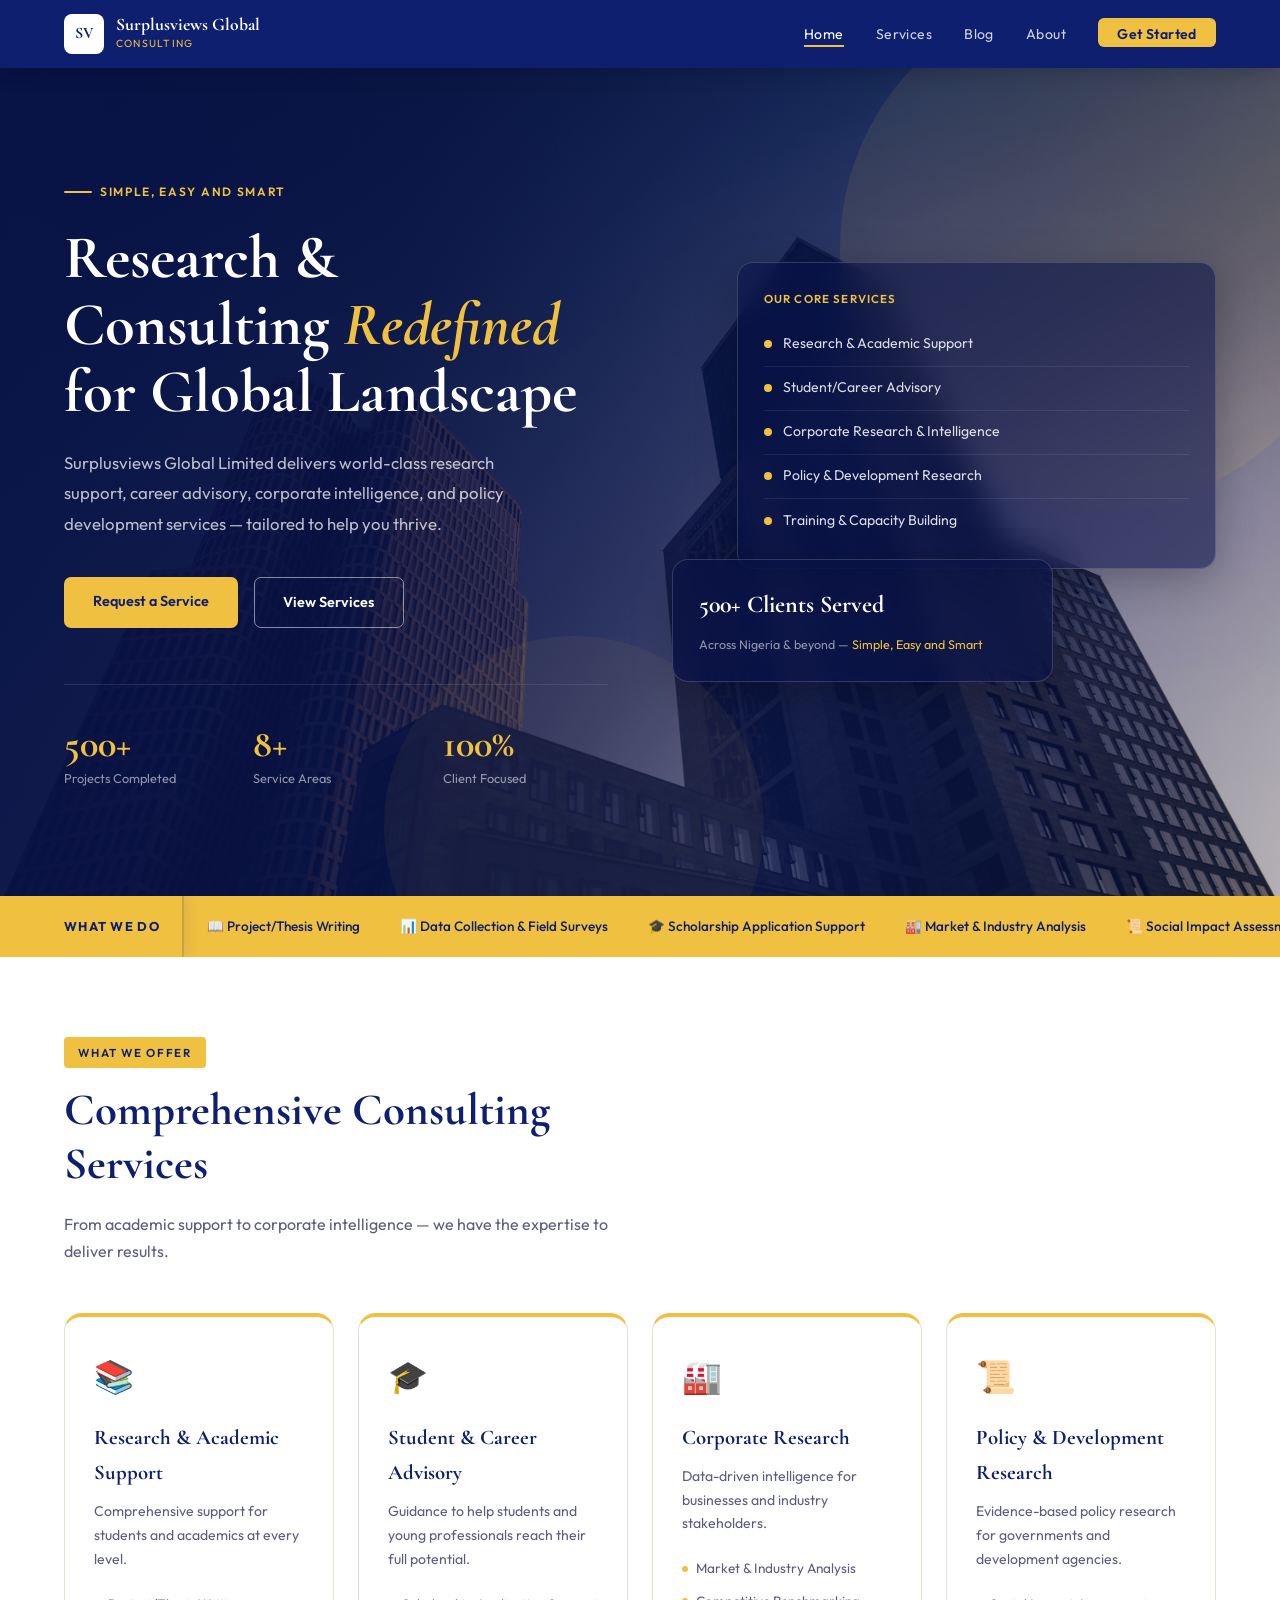
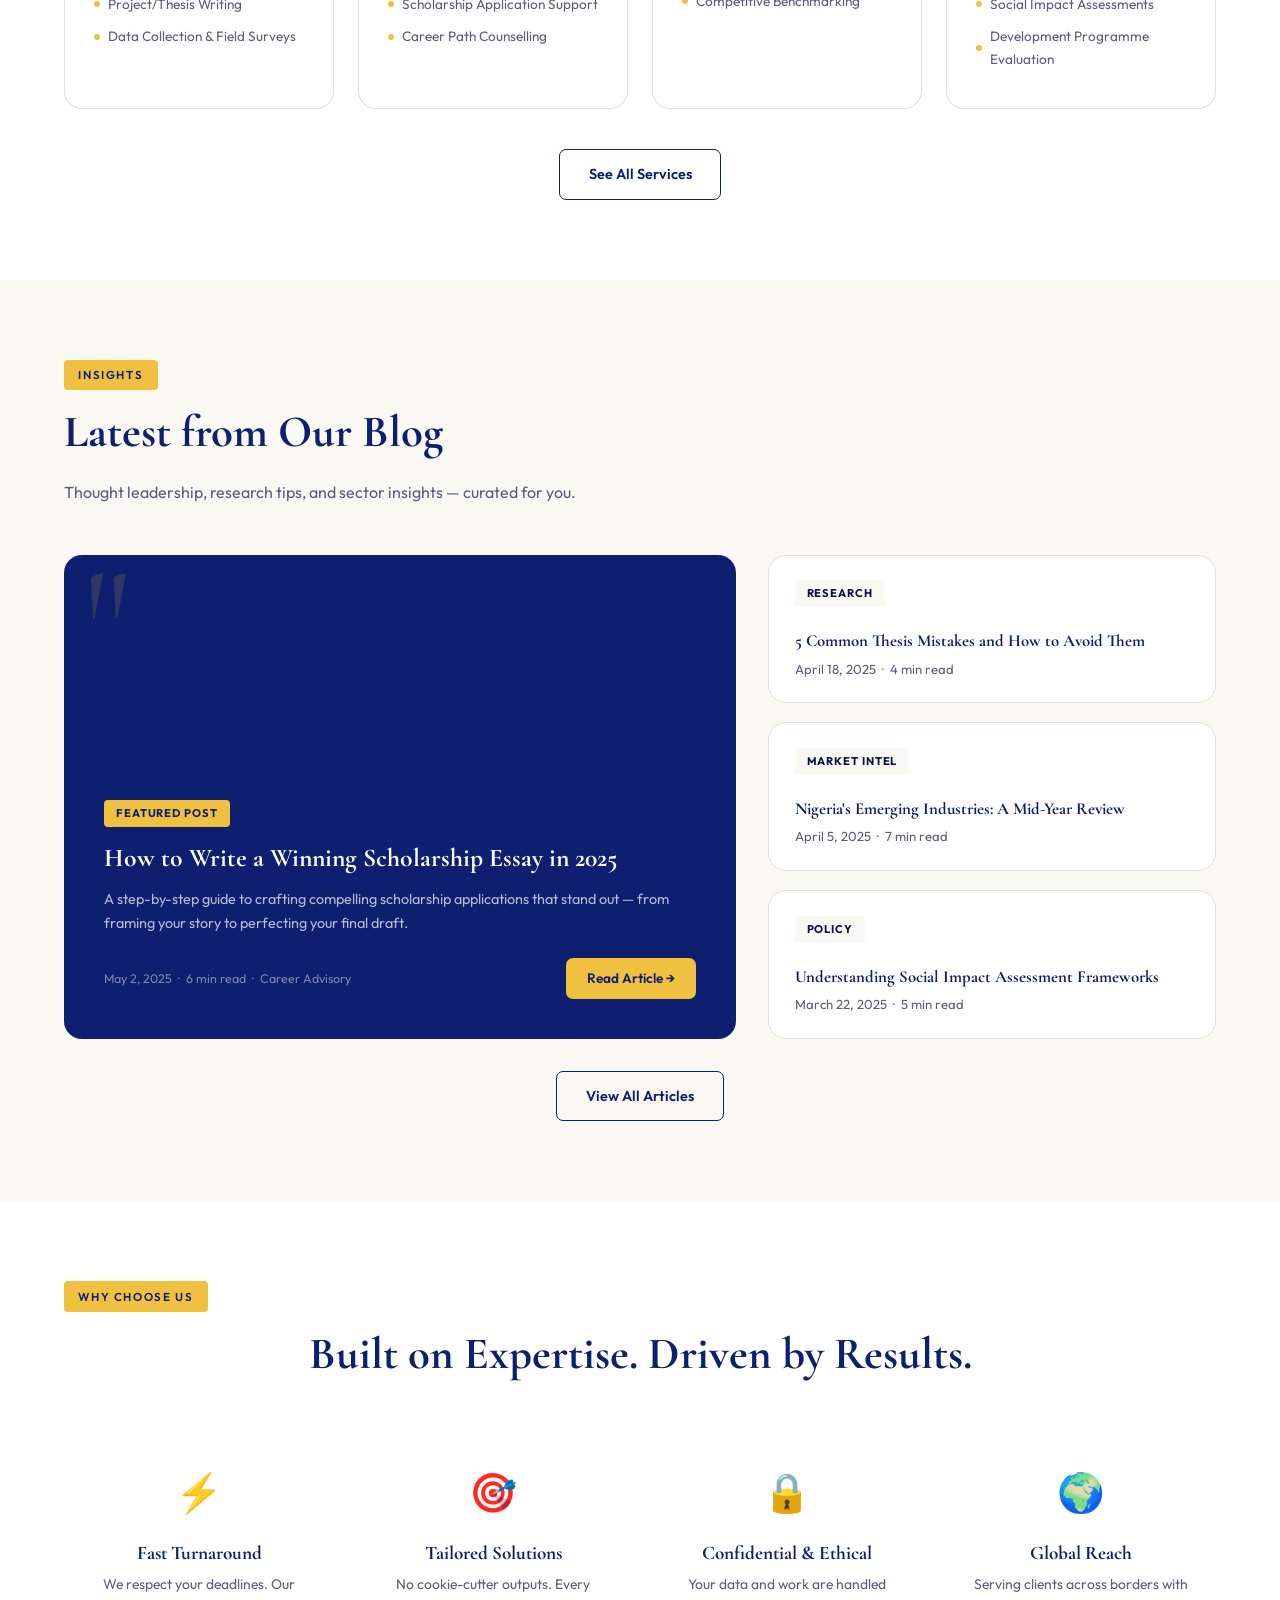
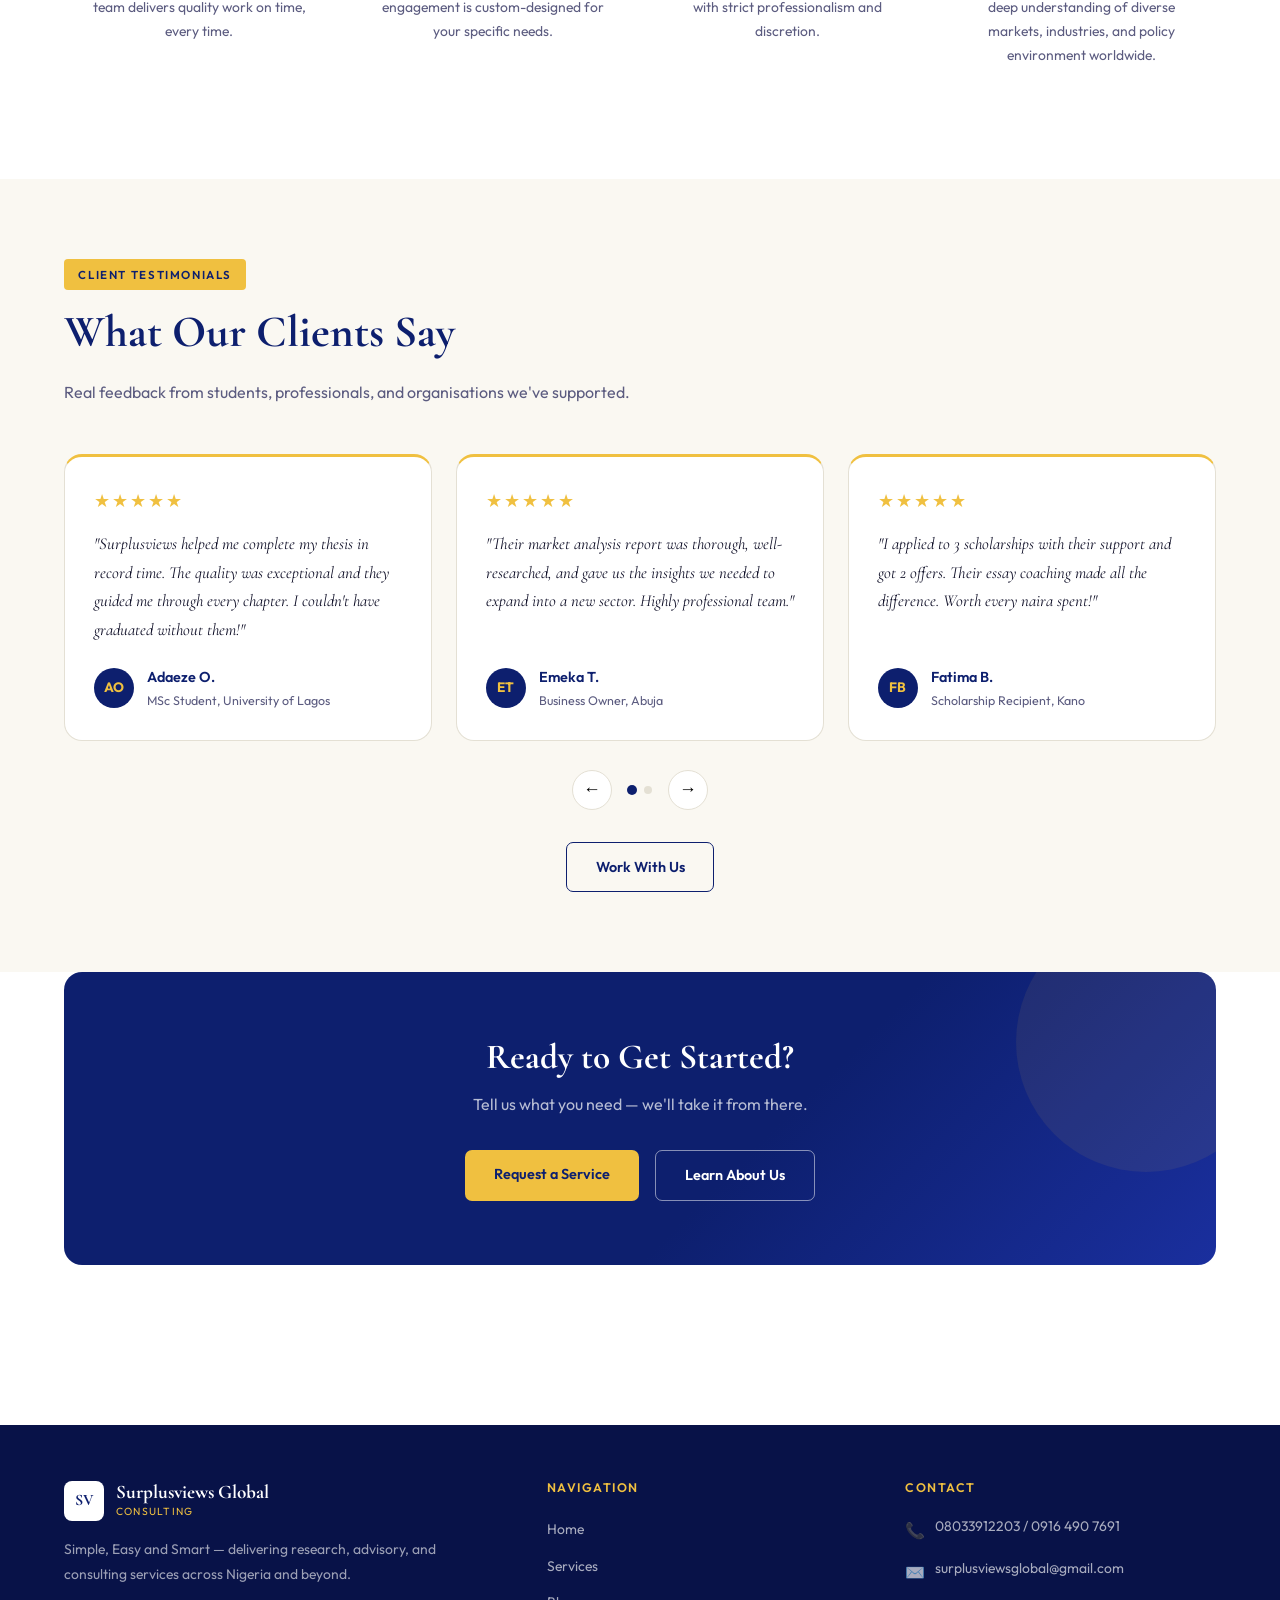
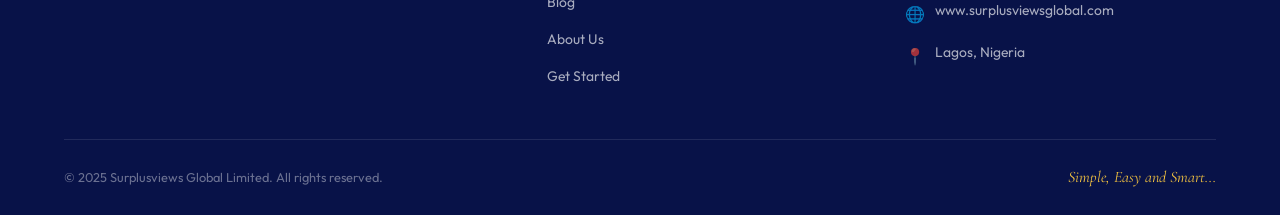
<file: index.html>
<!DOCTYPE html>
<html lang="en">
<head>
  <meta charset="UTF-8" />
  <meta name="viewport" content="width=device-width, initial-scale=1.0" />
  <title>Surplusviews Global Limited — Consulting</title>
  <link rel="stylesheet" href="style.css" />
  <style>
    /* ── HERO ── */
    .hero {
      background:
        linear-gradient(
          100deg,
          rgba(8, 18, 72, 0.94) 0%,
          rgba(8, 18, 72, 0.86) 30%,
          rgba(13, 31, 110, 0.55) 65%,
          rgba(13, 31, 110, 0.30) 100%
        ),
        url('images/hero/tall-building.jpg') center/cover no-repeat;
      background-color: var(--navy);
      min-height: 92vh;
      display: flex;
      align-items: center;
      padding: 5rem 5%;
      position: relative;
      overflow: hidden;
      margin-bottom: 0;
    }

    .hero::before {
      content: '';
      position: absolute;
      top: -80px; right: -80px;
      width: 520px; height: 520px;
      border-radius: 50%;
      background: rgba(240,192,64,.09);
      pointer-events: none;
    }

    .hero::after {
      content: '';
      position: absolute;
      bottom: -120px; left: 30%;
      width: 380px; height: 380px;
      border-radius: 50%;
      background: rgba(240,192,64,.05);
      pointer-events: none;
    }

    .hero-inner {
      display: grid;
      grid-template-columns: 1fr 1fr;
      gap: 4rem;
      align-items: center;
      max-width: 1200px;
      margin: 0 auto;
      width: 100%;
      position: relative;
      z-index: 2;
    }

    .hero-eyebrow {
      display: inline-flex;
      align-items: center;
      gap: .5rem;
      font-size: .75rem;
      font-weight: 600;
      letter-spacing: .14em;
      text-transform: uppercase;
      color: var(--gold);
      margin-bottom: 1.4rem;
    }

    .hero-eyebrow::before {
      content: '';
      display: inline-block;
      width: 28px; height: 2px;
      background: var(--gold);
      border-radius: 2px;
    }

    .hero h1 {
      font-size: clamp(2.4rem, 5vw, 3.8rem);
      color: var(--white);
      line-height: 1.1;
      margin-bottom: 1.4rem;
    }

    .hero h1 em {
      color: var(--gold);
      font-style: italic;
    }

    .hero-desc {
      color: rgba(255,255,255,.72);
      font-size: 1.05rem;
      max-width: 460px;
      margin-bottom: 2.4rem;
      line-height: 1.8;
    }

    .hero-btns { display: flex; gap: 1rem; flex-wrap: wrap; }

    .hero-stats {
      display: grid;
      grid-template-columns: repeat(3, 1fr);
      gap: 1.5rem;
      margin-top: 3.5rem;
      padding-top: 2.5rem;
      border-top: 1px solid rgba(255,255,255,.1);
    }

    .stat-num {
      font-family: 'Cormorant Garamond', serif;
      font-size: 2.4rem;
      font-weight: 700;
      color: var(--gold);
      line-height: 1;
    }

    .stat-label {
      font-size: .8rem;
      color: rgba(255,255,255,.55);
      margin-top: .3rem;
    }

    /* Hero right: floating card */
    .hero-card-stack { position: relative; height: 440px; }

    .hcard {
      position: absolute;
      background: rgba(8, 18, 72, 0.55);
      border: 1px solid rgba(255,255,255,.16);
      border-radius: 16px;
      padding: 1.6rem;
      backdrop-filter: blur(14px);
      -webkit-backdrop-filter: blur(14px);
      box-shadow: 0 10px 40px rgba(0,0,0,.25);
    }

    .hcard-main {
      width: 88%;
      top: 0; right: 0;
      animation: float1 5s ease-in-out infinite;
    }

    .hcard-secondary {
      width: 70%;
      bottom: 20px; left: 0;
      animation: float2 6s ease-in-out infinite;
    }

    @keyframes float1 {
      0%, 100% { transform: translateY(0); }
      50%       { transform: translateY(-12px); }
    }
    @keyframes float2 {
      0%, 100% { transform: translateY(0); }
      50%       { transform: translateY(10px); }
    }

    .hcard-title {
      font-size: .72rem;
      font-weight: 600;
      text-transform: uppercase;
      letter-spacing: .1em;
      color: var(--gold);
      margin-bottom: .9rem;
    }

    .hcard-service {
      display: flex;
      align-items: center;
      gap: .7rem;
      padding: .6rem 0;
      border-bottom: 1px solid rgba(255,255,255,.08);
      color: rgba(255,255,255,.85);
      font-size: .88rem;
    }

    .hcard-service:last-child { border-bottom: none; }

    .hcard-dot {
      width: 8px; height: 8px;
      background: var(--gold);
      border-radius: 50%;
      flex-shrink: 0;
    }

    .hcard-icon-big {
      font-size: 2.2rem;
      margin-bottom: .6rem;
    }

    .hcard-metric {
      font-family: 'Cormorant Garamond', serif;
      font-size: 2rem;
      font-weight: 700;
      color: var(--white);
    }

    .hcard-metric-label {
      font-size: .78rem;
      color: rgba(255,255,255,.55);
      margin-top: .2rem;
    }

    /* ── SERVICES STRIP ── */
    .services-strip {
      background: var(--gold);
      display: flex;
      align-items: stretch;
      position: relative;
      z-index: 2;
      margin-bottom: 0;
      overflow: hidden;
    }

    .strip-label {
      flex-shrink: 0;
      display: flex;
      align-items: center;
      padding: 1.2rem 1.4rem 1.2rem 5%;
      background: var(--gold);
      font-weight: 700;
      font-size: .8rem;
      letter-spacing: .1em;
      text-transform: uppercase;
      color: var(--navy);
      white-space: nowrap;
      position: relative;
      z-index: 2;
      border-right: 2px solid rgba(13, 31, 110, .18);
      box-shadow: 4px 0 12px rgba(13, 31, 110, .08);
    }

    .strip-marquee {
      flex: 1;
      overflow: hidden;
      display: flex;
      align-items: center;
      padding: 1.2rem 5% 1.2rem 1.4rem;
      min-width: 0;
    }

    .strip-items {
      display: flex;
      gap: 2.5rem;
      animation: scrollStrip 20s linear infinite;
      flex-shrink: 0;
    }

    .strip-item {
      display: flex;
      align-items: center;
      gap: .5rem;
      white-space: nowrap;
      font-size: .85rem;
      font-weight: 500;
      color: var(--navy);
    }

    @keyframes scrollStrip {
      from { transform: translateX(0); }
      to   { transform: translateX(-50%); }
    }

    @media (max-width: 620px) {
      .strip-label {
        padding: .9rem 1rem .9rem 1rem;
        font-size: .72rem;
      }
      .strip-marquee { padding: .9rem 1rem .9rem 1rem; }
      .strip-item { font-size: .8rem; }
    }

    /* ── SERVICES GRID ── */
    .services-grid {
      display: grid;
      grid-template-columns: repeat(auto-fit, minmax(260px, 1fr));
      gap: 1.5rem;
    }

    .svc-card {
      background: var(--white);
      border: 1px solid var(--border);
      border-radius: var(--r-lg);
      padding: 2rem 1.8rem;
      transition: box-shadow .25s, transform .25s;
      border-top: 4px solid var(--gold);
    }

    .svc-card:hover { box-shadow: 0 10px 36px rgba(13,31,110,.12); transform: translateY(-4px); }

    .svc-icon {
      font-size: 2rem;
      margin-bottom: 1rem;
    }

    .svc-title {
      font-family: 'Cormorant Garamond', serif;
      font-size: 1.3rem;
      color: var(--navy);
      font-weight: 700;
      margin-bottom: .6rem;
    }

    .svc-desc {
      font-size: .88rem;
      color: var(--muted);
      line-height: 1.7;
    }

    .svc-list {
      margin-top: 1rem;
      padding-left: 0;
      list-style: none;
    }

    .svc-list li {
      font-size: .85rem;
      color: var(--muted);
      padding: .3rem 0;
      display: flex;
      align-items: center;
      gap: .5rem;
    }

    .svc-list li::before {
      content: '';
      width: 6px; height: 6px;
      background: var(--gold);
      border-radius: 50%;
      flex-shrink: 0;
    }

    /* ── BLOG PREVIEW ── */
    .blog-grid {
      display: grid;
      grid-template-columns: 1.5fr 1fr;
      gap: 2rem;
    }

    .blog-featured {
      background: var(--navy);
      border-radius: var(--r-lg);
      padding: 2.5rem;
      color: var(--white);
      display: flex;
      flex-direction: column;
      justify-content: flex-end;
      min-height: 400px;
      position: relative;
      overflow: hidden;
    }

    .blog-featured::before {
      content: '"';
      position: absolute;
      top: -10px; left: 20px;
      font-family: 'Cormorant Garamond', serif;
      font-size: 10rem;
      color: rgba(240,192,64,.15);
      line-height: 1;
      pointer-events: none;
    }

    .blog-tag {
      display: inline-block;
      background: var(--gold);
      color: var(--navy);
      font-size: .7rem;
      font-weight: 700;
      padding: .25rem .75rem;
      border-radius: 4px;
      letter-spacing: .08em;
      text-transform: uppercase;
      margin-bottom: 1rem;
      width: fit-content;
    }

    .blog-featured h3 {
      font-size: 1.6rem;
      color: var(--white);
      margin-bottom: .8rem;
    }

    .blog-featured p {
      color: rgba(255,255,255,.7);
      font-size: .9rem;
      margin-bottom: 1.4rem;
    }

    .blog-meta {
      font-size: .78rem;
      color: rgba(255,255,255,.45);
    }

    .blog-side { display: flex; flex-direction: column; gap: 1.2rem; }

    .blog-mini {
      background: var(--white);
      border: 1px solid var(--border);
      border-radius: var(--r-lg);
      padding: 1.4rem 1.6rem;
      transition: box-shadow .2s, transform .2s;
    }

    .blog-mini:hover { box-shadow: 0 6px 24px rgba(13,31,110,.09); transform: translateY(-2px); }

    .blog-mini h4 {
      font-size: 1.05rem;
      color: var(--navy);
      margin-bottom: .4rem;
      margin-top: .5rem;
    }

    .blog-mini p { font-size: .82rem; color: var(--muted); }

    /* ── WHY US ── */
    .why-grid {
      display: grid;
      grid-template-columns: repeat(auto-fit, minmax(220px, 1fr));
      gap: 1.5rem;
    }

    .why-card {
      text-align: center;
      padding: 2rem 1.5rem;
    }

    .why-icon {
      font-size: 2.4rem;
      margin-bottom: 1rem;
    }

    .why-card h3 {
      font-size: 1.2rem;
      color: var(--navy);
      margin-bottom: .5rem;
    }

    .why-card p { font-size: .87rem; color: var(--muted); }

    /* ── CTA BANNER ── */
    .cta-banner {
      background: linear-gradient(135deg, var(--navy) 60%, #1a2f9e);
      border-radius: var(--r-lg);
      padding: 4rem;
      text-align: center;
      position: relative;
      overflow: hidden;
    }

    .cta-banner::after {
      content: '';
      position: absolute;
      top: -60px; right: -60px;
      width: 260px; height: 260px;
      border-radius: 50%;
      background: rgba(240,192,64,.08);
      pointer-events: none;
    }

    .cta-banner h2 {
      font-size: 2.2rem;
      color: var(--white);
      margin-bottom: .8rem;
    }

    .cta-banner p {
      color: rgba(255,255,255,.7);
      font-size: 1rem;
      margin-bottom: 2rem;
    }

    .cta-btns { display: flex; justify-content: center; gap: 1rem; flex-wrap: wrap; }

    /* ── RESPONSIVE ── */
    @media (max-width: 900px) {
      .hero-inner { grid-template-columns: 1fr; }
      .hero-card-stack { display: none; }
      .blog-grid { grid-template-columns: 1fr; }
    }

    /* ── REVIEWS CAROUSEL ── */
    .reviews-carousel-wrap {
      position: relative;
      overflow: hidden;
    }
    .reviews-track {
      display: flex;
      gap: 1.5rem;
      transition: transform .4s ease;
      will-change: transform;
      cursor: grab;
      user-select: none;
    }
    .reviews-track:active { cursor: grabbing; }
    .review-card {
      background: var(--white);
      border: 1px solid var(--border);
      border-radius: var(--r-lg);
      padding: 1.8rem;
      display: flex;
      flex-direction: column;
      gap: .9rem;
      border-top: 3px solid var(--gold);
      flex: 0 0 calc(33.333% - 1rem);
      min-width: 0;
      box-sizing: border-box;
    }
    .review-stars { color: var(--gold); font-size: 1.1rem; letter-spacing: 2px; }
    .review-text {
      font-family: 'Cormorant Garamond', serif;
      font-size: 1.05rem;
      color: var(--text);
      line-height: 1.7;
      flex: 1;
      font-style: italic;
    }
    .review-author { display: flex; align-items: center; gap: .8rem; margin-top: .4rem; }
    .review-avatar {
      width: 40px; height: 40px;
      border-radius: 50%;
      background: var(--navy);
      color: var(--gold);
      display: grid;
      place-items: center;
      font-size: .85rem;
      font-weight: 700;
      flex-shrink: 0;
    }
    .review-name { font-size: .9rem; font-weight: 600; color: var(--navy); }
    .review-role { font-size: .78rem; color: var(--muted); }

    /* Carousel controls */
    .carousel-controls {
      display: flex;
      align-items: center;
      justify-content: center;
      gap: 1rem;
      margin-top: 1.8rem;
    }
    .carousel-btn {
      width: 40px; height: 40px;
      border-radius: 50%;
      border: 1.5px solid var(--border);
      background: var(--white);
      cursor: pointer;
      font-size: 1.1rem;
      display: grid;
      place-items: center;
      transition: all .2s;
    }
    .carousel-btn:hover { background: var(--navy); color: var(--white); border-color: var(--navy); }
    .carousel-dots {
      display: flex;
      gap: .5rem;
    }
    .carousel-dot {
      width: 8px; height: 8px;
      border-radius: 50%;
      background: var(--border);
      cursor: pointer;
      transition: background .2s, transform .2s;
    }
    .carousel-dot.active { background: var(--navy); transform: scale(1.25); }

    /* responsive carousel */
    @media (max-width: 900px) {
      .review-card { flex: 0 0 calc(50% - .75rem); }
    }
    @media (max-width: 560px) {
      .review-card { flex: 0 0 calc(100% - 0px); }
    }

    /* ── WHY US MOBILE ── */
    @media (max-width: 640px) {
      .why-grid {
        grid-template-columns: 1fr 1fr !important;
        gap: 1rem !important;
      }
      .why-card {
        text-align: left !important;
        padding: 1.2rem !important;
        border: 1px solid var(--border);
        border-radius: var(--r-lg);
        border-left: 4px solid var(--gold);
        display: flex;
        flex-direction: column;
        gap: .4rem;
      }
      .why-icon { font-size: 1.6rem !important; margin-bottom: .2rem !important; }
      .why-card h3 { font-size: 1rem !important; }
      .why-card p  { font-size: .82rem !important; }
    }
  </style>
</head>
<body>

<!-- NAV -->
<nav>
  <a href="index.html" class="logo">
    <div class="logo-badge">SV</div>
    <div class="logo-text">
      <span class="logo-name">Surplusviews Global</span>
      <span class="logo-tagline">Consulting</span>
    </div>
  </a>
  <ul class="nav-links">
    <li><a href="index.html" class="active">Home</a></li>
    <li><a href="services.html">Services</a></li>
    <li><a href="blog.html">Blog</a></li>
    <li><a href="about.html">About</a></li>
    <li><a href="order.html" class="nav-cta">Get Started</a></li>
  </ul>
  <button class="nav-hamburger" id="hamburger" aria-label="Open menu" onclick="toggleMenu()">
    <span></span><span></span><span></span>
  </button>
</nav>
<div class="nav-drawer" id="navDrawer">
  <a href="index.html" class="active">Home</a>
  <a href="services.html">Services</a>
  <a href="blog.html">Blog</a>
  <a href="about.html">About</a>
  <a href="order.html" class="drawer-cta">Get Started</a>
</div>

<!-- HERO -->
<section class="hero">
  <div class="hero-inner">
    <div>
      <div class="hero-eyebrow fade-up">Simple, Easy and Smart</div>
      <h1 class="fade-up delay-1">Research &amp; Consulting <em>Redefined</em> for Global Landscape</h1>
      <p class="hero-desc fade-up delay-2">
        Surplusviews Global Limited delivers world-class research support, career advisory, corporate intelligence, and policy development services — tailored to help you thrive.
      </p>
      <div class="hero-btns fade-up delay-3">
        <a href="order.html" class="btn btn-primary">Request a Service</a>
        <a href="services.html" class="btn btn-outline-white">View Services</a>
      </div>

      <div class="hero-stats fade-up delay-4">
        <div>
          <div class="stat-num">500+</div>
          <div class="stat-label">Projects Completed</div>
        </div>
        <div>
          <div class="stat-num">8+</div>
          <div class="stat-label">Service Areas</div>
        </div>
        <div>
          <div class="stat-num">100%</div>
          <div class="stat-label">Client Focused</div>
        </div>
      </div>
    </div>

    <div class="hero-card-stack fade-up delay-2">
      <div class="hcard hcard-main">
        <div class="hcard-title">Our Core Services</div>
        <div class="hcard-service"><span class="hcard-dot"></span> Research &amp; Academic Support</div>
        <div class="hcard-service"><span class="hcard-dot"></span> Student/Career Advisory</div>
        <div class="hcard-service"><span class="hcard-dot"></span> Corporate Research &amp; Intelligence</div>
        <div class="hcard-service"><span class="hcard-dot"></span> Policy &amp; Development Research</div>
        <div class="hcard-service"><span class="hcard-dot"></span> Training &amp; Capacity Building</div>
      </div>
      <div class="hcard hcard-secondary">
        <div class="hcard-metric" style="font-size:1.5rem;">500+ Clients Served</div>
        <div class="hcard-metric-label" style="margin-top:.5rem;">Across Nigeria &amp; beyond — <span style="color:var(--gold);">Simple, Easy and Smart</span></div>
      </div>
    </div>
  </div>
</section>

<!-- SCROLLING STRIP -->
<div class="services-strip">
  <div class="strip-label">What We Do</div>
  <div class="strip-marquee">
    <div class="strip-items">
      <div class="strip-item">📖 Project/Thesis Writing</div>
      <div class="strip-item">📊 Data Collection &amp; Field Surveys</div>
      <div class="strip-item">🎓 Scholarship Application Support</div>
      <div class="strip-item">🏭 Market &amp; Industry Analysis</div>
      <div class="strip-item">📜 Social Impact Assessments</div>
      <div class="strip-item">🧱 Training &amp; Capacity Building</div>
      <!-- duplicate for seamless loop -->
      <div class="strip-item">📖 Project/Thesis Writing</div>
      <div class="strip-item">📊 Data Collection &amp; Field Surveys</div>
      <div class="strip-item">🎓 Scholarship Application Support</div>
      <div class="strip-item">🏭 Market &amp; Industry Analysis</div>
      <div class="strip-item">📜 Social Impact Assessments</div>
      <div class="strip-item">🧱 Training &amp; Capacity Building</div>
    </div>
  </div>
</div>

<!-- SERVICES PREVIEW -->
<section class="section">
  <div class="section-label">What We Offer</div>
  <h2 class="section-title">Comprehensive Consulting Services</h2>
  <p class="section-sub">From academic support to corporate intelligence — we have the expertise to deliver results.</p>

  <div class="services-grid">
    <div class="svc-card fade-up">
      <div class="svc-icon">📚</div>
      <div class="svc-title">Research &amp; Academic Support</div>
      <p class="svc-desc">Comprehensive support for students and academics at every level.</p>
      <ul class="svc-list">
        <li>Project/Thesis Writing</li>
        <li>Data Collection &amp; Field Surveys</li>
      </ul>
    </div>
    <div class="svc-card fade-up delay-1">
      <div class="svc-icon">🎓</div>
      <div class="svc-title">Student &amp; Career Advisory</div>
      <p class="svc-desc">Guidance to help students and young professionals reach their full potential.</p>
      <ul class="svc-list">
        <li>Scholarship Application Support</li>
        <li>Career Path Counselling</li>
      </ul>
    </div>
    <div class="svc-card fade-up delay-2">
      <div class="svc-icon">🏭</div>
      <div class="svc-title">Corporate Research</div>
      <p class="svc-desc">Data-driven intelligence for businesses and industry stakeholders.</p>
      <ul class="svc-list">
        <li>Market &amp; Industry Analysis</li>
        <li>Competitive Benchmarking</li>
      </ul>
    </div>
    <div class="svc-card fade-up delay-3">
      <div class="svc-icon">📜</div>
      <div class="svc-title">Policy &amp; Development Research</div>
      <p class="svc-desc">Evidence-based policy research for governments and development agencies.</p>
      <ul class="svc-list">
        <li>Social Impact Assessments</li>
        <li>Development Programme Evaluation</li>
      </ul>
    </div>
  </div>

  <div style="margin-top:2.5rem; text-align:center;">
    <a href="services.html" class="btn btn-outline">See All Services</a>
  </div>
</section>

<!-- LATEST BLOG POST (dynamic) -->
<section class="section section-alt">
  <div class="section-label">Insights</div>
  <h2 class="section-title">Latest from Our Blog</h2>
  <p class="section-sub">Thought leadership, research tips, and sector insights — curated for you.</p>

  <div class="blog-grid" id="blogGrid">
    <!-- Filled by JS from localStorage, falls back to defaults below -->
  </div>

  <div style="margin-top:2rem; text-align:center;">
    <a href="blog.html" class="btn btn-outline">View All Articles</a>
  </div>
</section>

<!-- WHY US -->
<section class="section">
  <div class="section-label">Why Choose Us</div>
  <h2 class="section-title" style="text-align:center; max-width:100%;">Built on Expertise. Driven by Results.</h2>
  <br>
  <div class="why-grid">
    <div class="why-card">
      <div class="why-icon">⚡</div>
      <h3>Fast Turnaround</h3>
      <p>We respect your deadlines. Our team delivers quality work on time, every time.</p>
    </div>
    <div class="why-card">
      <div class="why-icon">🎯</div>
      <h3>Tailored Solutions</h3>
      <p>No cookie-cutter outputs. Every engagement is custom-designed for your specific needs.</p>
    </div>
    <div class="why-card">
      <div class="why-icon">🔒</div>
      <h3>Confidential &amp; Ethical</h3>
      <p>Your data and work are handled with strict professionalism and discretion.</p>
    </div>
    <div class="why-card">
      <div class="why-icon">🌍</div>
      <h3>Global Reach</h3>
      <p>Serving clients across borders with deep understanding of diverse markets, industries, and policy environment worldwide.</p>
    </div>
  </div>
</section>

<!-- CUSTOMER REVIEWS -->
<section class="section section-alt">
  <div class="section-label">Client Testimonials</div>
  <h2 class="section-title">What Our Clients Say</h2>
  <p class="section-sub">Real feedback from students, professionals, and organisations we've supported.</p>

  <div class="reviews-carousel-wrap">
    <div class="reviews-track" id="reviewsTrack"></div>
  </div>

  <div class="carousel-controls">
    <button class="carousel-btn" id="prevBtn" aria-label="Previous">&#8592;</button>
    <div class="carousel-dots" id="carouselDots"></div>
    <button class="carousel-btn" id="nextBtn" aria-label="Next">&#8594;</button>
  </div>

  <div style="margin-top:2rem; text-align:center;">
    <a href="order.html" class="btn btn-outline">Work With Us</a>
  </div>
</section>

<!-- CTA BANNER -->
<section class="section" style="padding-top:0;">
  <div class="cta-banner">
    <h2>Ready to Get Started?</h2>
    <p>Tell us what you need — we'll take it from there.</p>
    <div class="cta-btns">
      <a href="order.html" class="btn btn-primary">Request a Service</a>
      <a href="about.html" class="btn btn-outline-white">Learn About Us</a>
    </div>
  </div>
</section>

<script>
/* ── HAMBURGER ── */
function toggleMenu() {
  const btn    = document.getElementById('hamburger');
  const drawer = document.getElementById('navDrawer');
  btn.classList.toggle('open');
  drawer.classList.toggle('open');
  document.body.style.overflow = drawer.classList.contains('open') ? 'hidden' : '';
}
document.querySelectorAll('.nav-drawer a').forEach(a => {
  a.addEventListener('click', () => {
    document.getElementById('hamburger').classList.remove('open');
    document.getElementById('navDrawer').classList.remove('open');
    document.body.style.overflow = '';
  });
});

/* ── SHARED DATA STORE ── */
const DEFAULT_POSTS = [
  {id:1, title:"How to Write a Winning Scholarship Essay in 2025", excerpt:"A step-by-step guide to crafting compelling scholarship applications that stand out — from framing your story to perfecting your final draft.", category:"Career Advisory", date:"May 2, 2025", readTime:"6", featured:true},
  {id:2, title:"5 Common Thesis Mistakes and How to Avoid Them", excerpt:"From weak research questions to poor referencing, we identify the pitfalls that trip up most students.", category:"Research", date:"April 18, 2025", readTime:"4", featured:false},
  {id:3, title:"Nigeria's Emerging Industries: A Mid-Year Review", excerpt:"An analysis of the sectors showing the most growth momentum in Nigeria's economy.", category:"Market Intel", date:"April 5, 2025", readTime:"7", featured:false},
  {id:4, title:"Understanding Social Impact Assessment Frameworks", excerpt:"A plain-language guide to the major SIA frameworks used across Africa.", category:"Policy", date:"March 22, 2025", readTime:"5", featured:false}
];
const DEFAULT_REVIEWS = [
  {id:1, name:"Adaeze O.", role:"MSc Student, University of Lagos", stars:5, text:"Surplusviews helped me complete my thesis in record time. The quality was exceptional and they guided me through every chapter. I couldn't have graduated without them!"},
  {id:2, name:"Emeka T.", role:"Business Owner, Abuja", stars:5, text:"Their market analysis report was thorough, well-researched, and gave us the insights we needed to expand into a new sector. Highly professional team."},
  {id:3, name:"Fatima B.", role:"Scholarship Recipient, Kano", stars:5, text:"I applied to 3 scholarships with their support and got 2 offers. Their essay coaching made all the difference. Worth every naira spent!"},
  {id:4, name:"Dr. Chidi N.", role:"NGO Director, Port Harcourt", stars:5, text:"Their social impact assessment was comprehensive and met international standards. Our development partners were very impressed with the report quality."},
  {id:5, name:"Yetunde A.", role:"Final Year Student, OAU", stars:4, text:"Great service and very responsive team. My project was delivered on time and my supervisor praised the referencing and data analysis sections especially."},
  {id:6, name:"Ibrahim M.", role:"HR Manager, Lagos", stars:5, text:"We commissioned a capacity building workshop for our team and the facilitators were knowledgeable and engaging. Our team loved it. Will use them again!"}
];

function getPosts()   { try { const d = localStorage.getItem('sv_posts');   return d ? JSON.parse(d) : DEFAULT_POSTS; }   catch(e) { return DEFAULT_POSTS; } }
function getReviews() { try { const d = localStorage.getItem('sv_reviews'); return d ? JSON.parse(d) : DEFAULT_REVIEWS; } catch(e) { return DEFAULT_REVIEWS; } }

/* ── RENDER BLOG GRID ── */
function renderBlogGrid() {
  const posts = getPosts().filter(p => p.published !== false);
  const featured = posts.find(p => p.featured) || posts[0];
  const others   = posts.filter(p => p.id !== featured.id).slice(0, 3);
  const grid = document.getElementById('blogGrid');
  if (!grid) return;
  grid.innerHTML = `
    <div class="blog-featured">
      <div class="blog-tag">Featured Post</div>
      <h3>${featured.title}</h3>
      <p>${featured.excerpt}</p>
      <div style="display:flex;align-items:center;justify-content:space-between;flex-wrap:wrap;gap:1rem;">
        <span class="blog-meta">${featured.date} &nbsp;·&nbsp; ${featured.readTime} min read &nbsp;·&nbsp; ${featured.category}</span>
        <a href="blog.html" class="btn btn-primary" style="font-size:.85rem;padding:.55rem 1.3rem;">Read Article →</a>
      </div>
    </div>
    <div class="blog-side">
      ${others.map(p => `
        <div class="blog-mini">
          <div class="blog-tag" style="background:var(--cream);color:var(--navy-deep);">${p.category}</div>
          <h4>${p.title}</h4>
          <p>${p.date} &nbsp;·&nbsp; ${p.readTime} min read</p>
        </div>`).join('')}
    </div>`;
}

/* ── REVIEWS CAROUSEL ── */
let carouselIndex = 0;
let carouselPerPage = 3;
let isDragging = false, startX = 0, startTranslate = 0;

function getPerPage() {
  const w = window.innerWidth;
  if (w <= 560) return 1;
  if (w <= 900) return 2;
  return 3;
}

function buildCarousel() {
  const reviews = getReviews();
  const track   = document.getElementById('reviewsTrack');
  const dots    = document.getElementById('carouselDots');
  if (!track || !dots) return;

  track.innerHTML = reviews.map(r => `
    <div class="review-card">
      <div class="review-stars">${'★'.repeat(r.stars)}${'☆'.repeat(5 - r.stars)}</div>
      <p class="review-text">"${r.text}"</p>
      <div class="review-author">
        <div class="review-avatar">${r.name.split(' ').map(w=>w[0]).join('').slice(0,2)}</div>
        <div>
          <div class="review-name">${r.name}</div>
          <div class="review-role">${r.role}</div>
        </div>
      </div>
    </div>`).join('');

  carouselPerPage = getPerPage();
  const totalSlides = Math.ceil(reviews.length / carouselPerPage);
  carouselIndex = Math.min(carouselIndex, totalSlides - 1);

  dots.innerHTML = Array.from({length: totalSlides}, (_, i) =>
    `<div class="carousel-dot${i === carouselIndex ? ' active' : ''}" onclick="goToSlide(${i})"></div>`
  ).join('');

  applyTranslate();
}

function applyTranslate() {
  const track  = document.getElementById('reviewsTrack');
  if (!track) return;
  const cards  = track.querySelectorAll('.review-card');
  if (!cards.length) return;

  carouselPerPage = getPerPage();
  const gap        = 24; // 1.5rem
  const wrapWidth  = track.parentElement.offsetWidth;
  const cardWidth  = (wrapWidth - gap * (carouselPerPage - 1)) / carouselPerPage;

  // set card widths explicitly
  cards.forEach(c => { c.style.flex = `0 0 ${cardWidth}px`; c.style.minWidth = `${cardWidth}px`; });

  const offset = carouselIndex * (cardWidth + gap) * carouselPerPage;
  track.style.transform = `translateX(-${offset}px)`;

  // update dots
  document.querySelectorAll('.carousel-dot').forEach((d, i) => d.classList.toggle('active', i === carouselIndex));
}

function goToSlide(idx) {
  const reviews = getReviews();
  const totalSlides = Math.ceil(reviews.length / getPerPage());
  carouselIndex = Math.max(0, Math.min(idx, totalSlides - 1));
  applyTranslate();
}

document.getElementById('nextBtn').addEventListener('click', () => {
  const reviews = getReviews();
  const total = Math.ceil(reviews.length / getPerPage());
  goToSlide(carouselIndex < total - 1 ? carouselIndex + 1 : 0);
});
document.getElementById('prevBtn').addEventListener('click', () => {
  const reviews = getReviews();
  const total = Math.ceil(reviews.length / getPerPage());
  goToSlide(carouselIndex > 0 ? carouselIndex - 1 : total - 1);
});

/* touch / mouse drag */
function getEventX(e) { return e.touches ? e.touches[0].clientX : e.clientX; }

const track = document.getElementById('reviewsTrack');
track.addEventListener('mousedown',  e => { isDragging = true; startX = getEventX(e); track.style.transition = 'none'; });
track.addEventListener('touchstart', e => { isDragging = true; startX = getEventX(e); track.style.transition = 'none'; }, {passive:true});

window.addEventListener('mousemove', e => {
  if (!isDragging) return;
  const diff = getEventX(e) - startX;
  const reviews = getReviews(); const total = Math.ceil(reviews.length / getPerPage());
  const gap = 24; const wrapWidth = track.parentElement.offsetWidth;
  const cardWidth = (wrapWidth - gap * (getPerPage() - 1)) / getPerPage();
  const base = carouselIndex * (cardWidth + gap) * getPerPage();
  track.style.transform = `translateX(${-base + diff}px)`;
});
window.addEventListener('touchmove', e => {
  if (!isDragging) return;
  const diff = getEventX(e) - startX;
  const reviews = getReviews(); const total = Math.ceil(reviews.length / getPerPage());
  const gap = 24; const wrapWidth = track.parentElement.offsetWidth;
  const cardWidth = (wrapWidth - gap * (getPerPage() - 1)) / getPerPage();
  const base = carouselIndex * (cardWidth + gap) * getPerPage();
  track.style.transform = `translateX(${-base + diff}px)`;
}, {passive:true});

function endDrag(e) {
  if (!isDragging) return;
  isDragging = false;
  track.style.transition = 'transform .4s ease';
  const diff = getEventX(e) - startX;
  const reviews = getReviews(); const total = Math.ceil(reviews.length / getPerPage());
  if (diff < -60)       goToSlide(carouselIndex < total - 1 ? carouselIndex + 1 : 0);
  else if (diff > 60)   goToSlide(carouselIndex > 0 ? carouselIndex - 1 : total - 1);
  else                  applyTranslate();
}
window.addEventListener('mouseup',   endDrag);
window.addEventListener('touchend',  endDrag);

window.addEventListener('resize', () => { buildCarousel(); });

/* auto-advance every 5s */
setInterval(() => {
  if (!isDragging) {
    const reviews = getReviews();
    const total = Math.ceil(reviews.length / getPerPage());
    goToSlide(carouselIndex < total - 1 ? carouselIndex + 1 : 0);
  }
}, 5000);

renderBlogGrid();
buildCarousel();
</script>

<!-- FOOTER -->
<footer>
  <div class="footer-grid">
    <div class="footer-brand">
      <div class="logo">
        <div class="logo-badge">SV</div>
        <div class="logo-text">
          <span class="logo-name">Surplusviews Global</span>
          <span class="logo-tagline">Consulting</span>
        </div>
      </div>
      <p class="footer-desc">
        Simple, Easy and Smart — delivering research, advisory, and consulting services across Nigeria and beyond.
      </p>
    </div>
    <div class="footer-col">
      <h4>Navigation</h4>
      <ul>
        <li><a href="index.html">Home</a></li>
        <li><a href="services.html">Services</a></li>
        <li><a href="blog.html">Blog</a></li>
        <li><a href="about.html">About Us</a></li>
        <li><a href="order.html">Get Started</a></li>
      </ul>
    </div>
    <div class="footer-col">
      <h4>Contact</h4>
      <div class="footer-contact-item">
        <span class="footer-contact-icon">📞</span>
        <span>08033912203 / 0916 490 7691</span>
      </div>
      <div class="footer-contact-item">
        <span class="footer-contact-icon">✉️</span>
        <span>surplusviewsglobal@gmail.com</span>
      </div>
      <div class="footer-contact-item">
        <span class="footer-contact-icon">🌐</span>
        <span>www.surplusviewsglobal.com</span>
      </div>
      <div class="footer-contact-item">
        <span class="footer-contact-icon">📍</span>
        <span>Lagos, Nigeria</span>
      </div>
    </div>
  </div>
  <div class="footer-bottom">
    <span>© 2025 Surplusviews Global Limited. All rights reserved.</span>
    <span class="tagline-footer">Simple, Easy and Smart...</span>
  </div>
</footer>

</body>
</html>
</file>
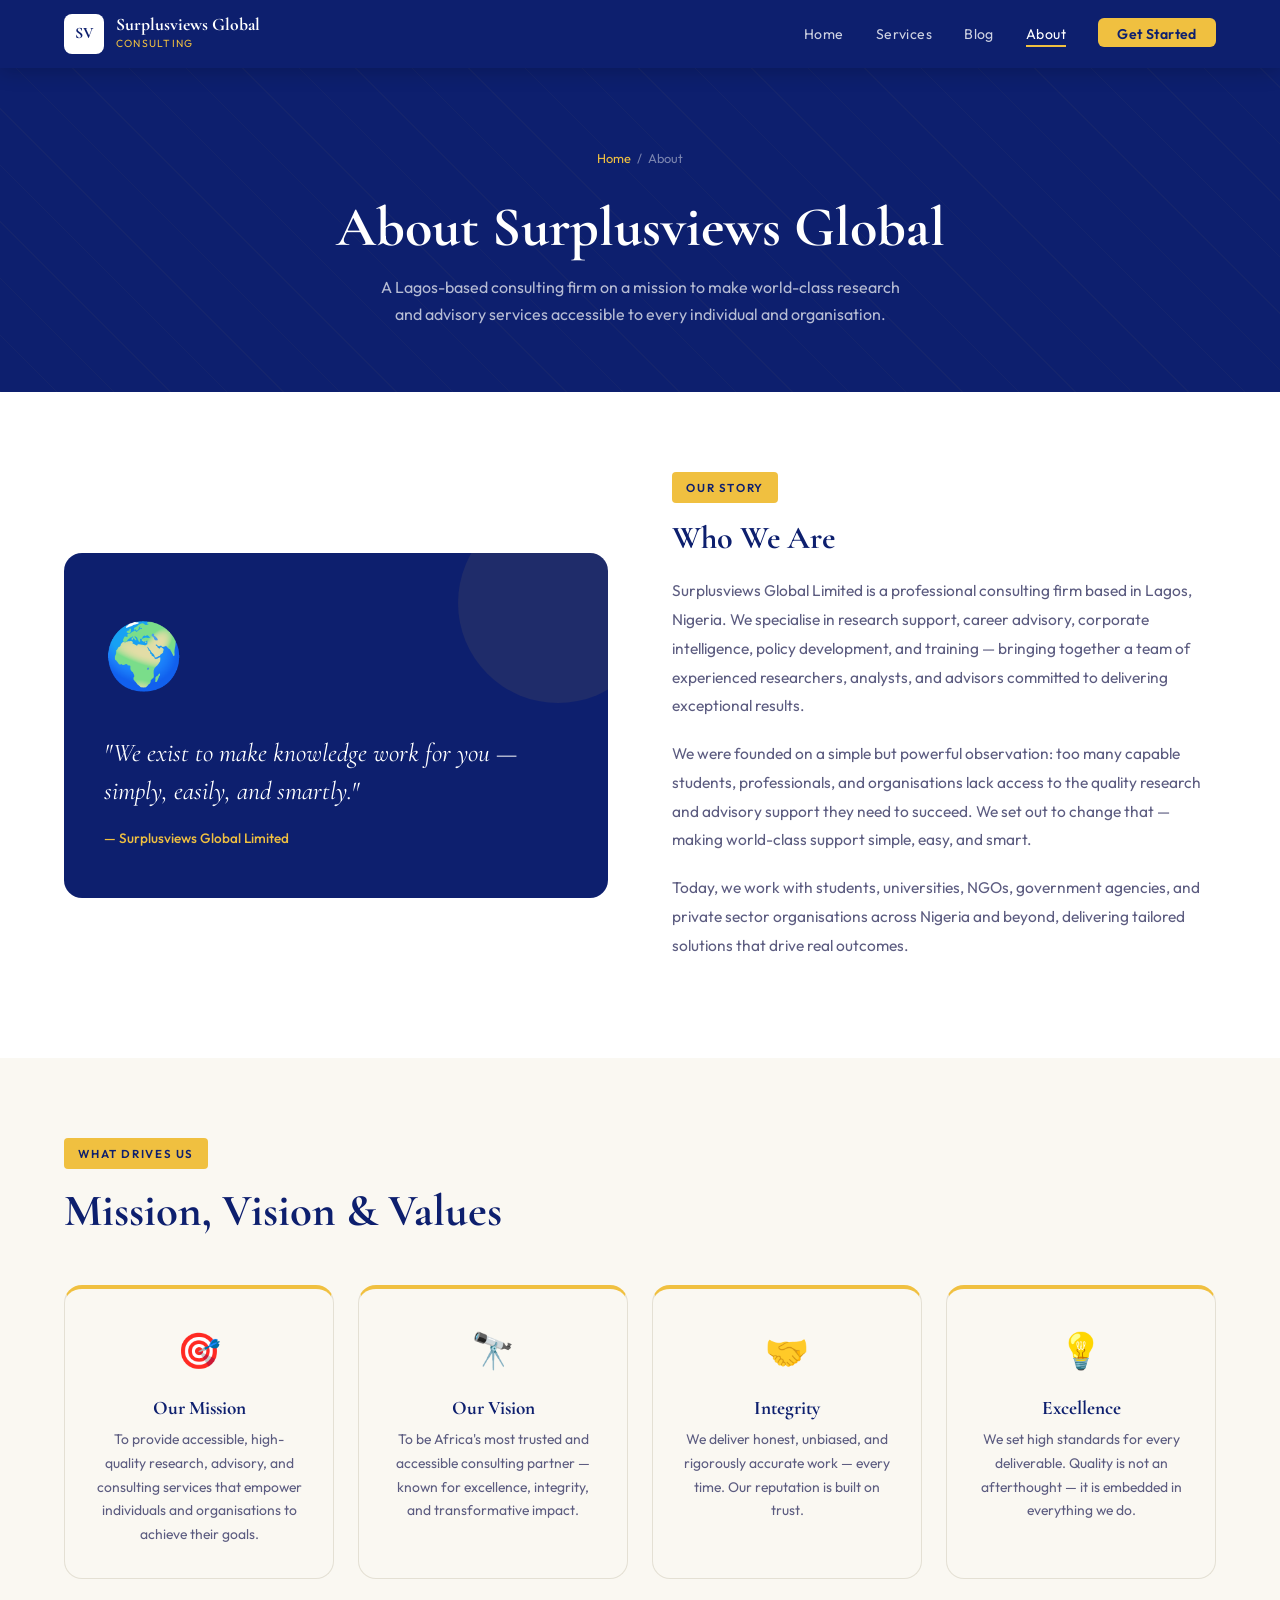
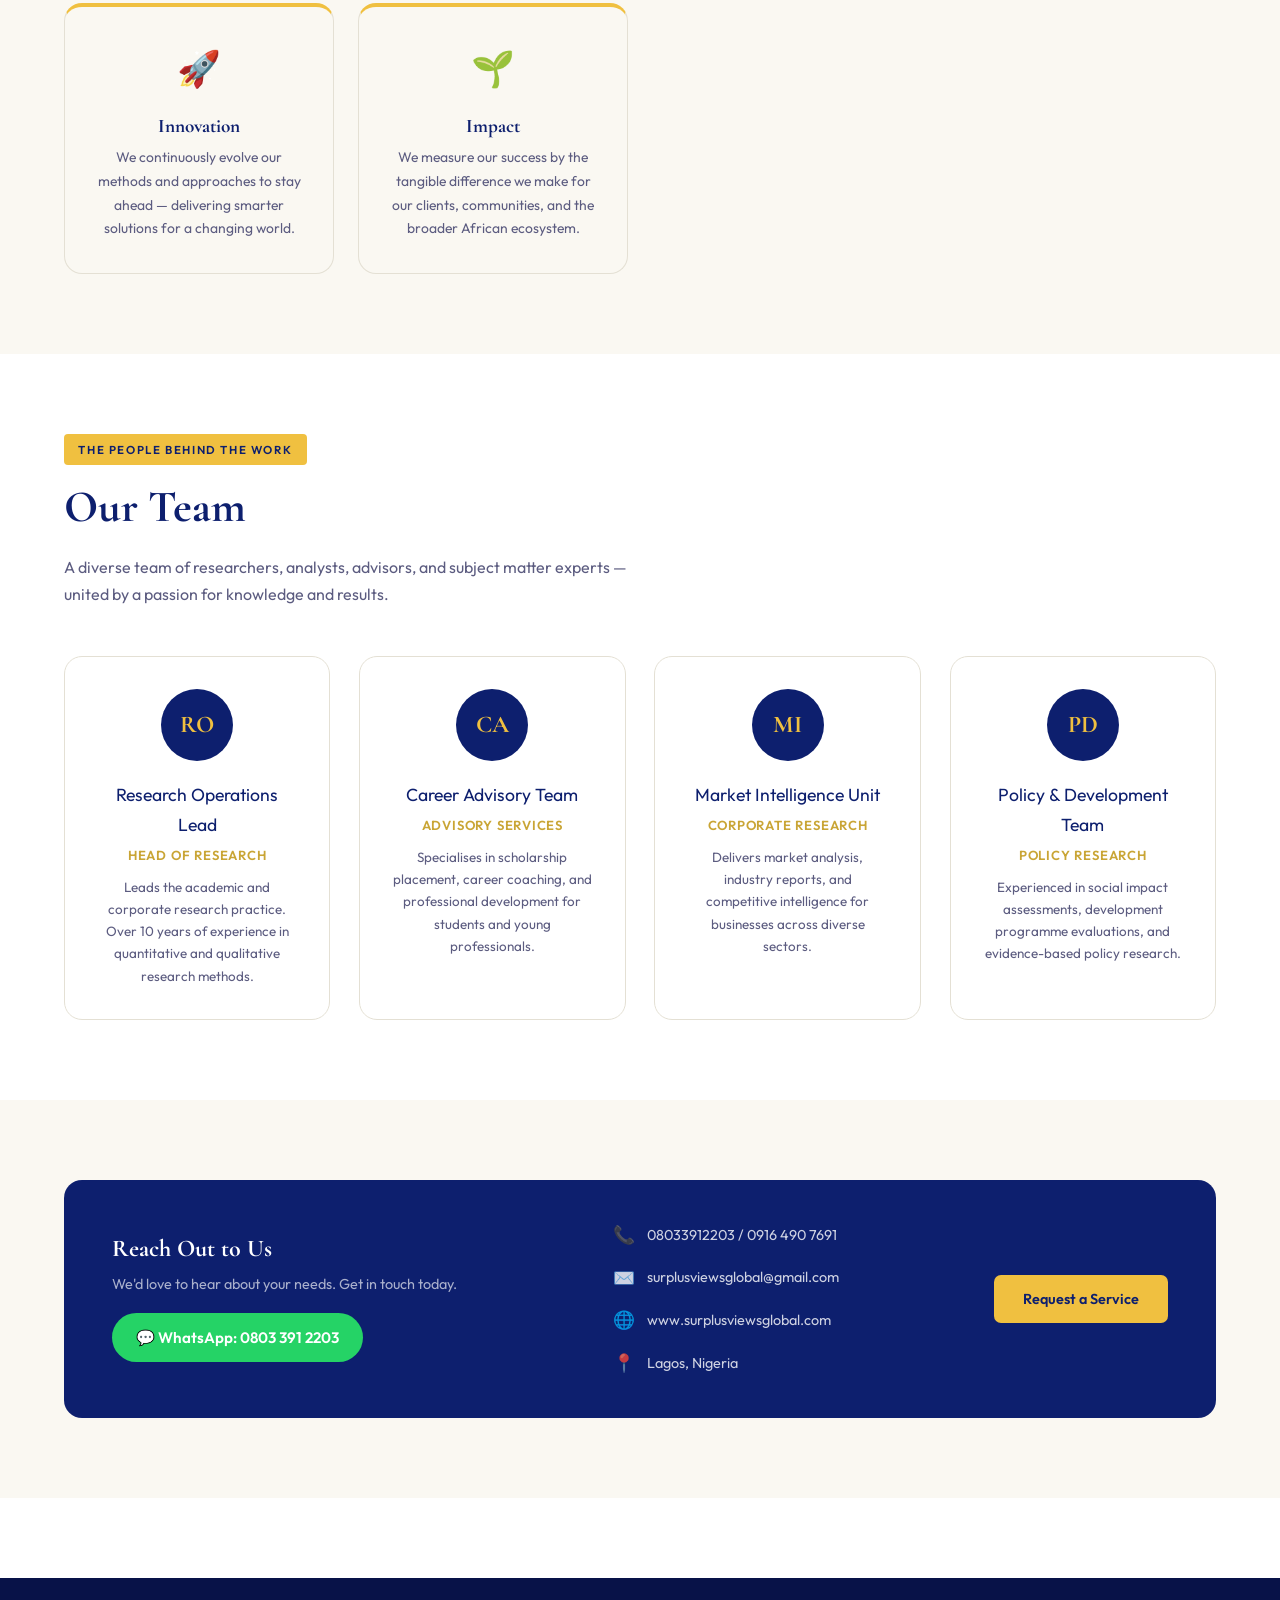
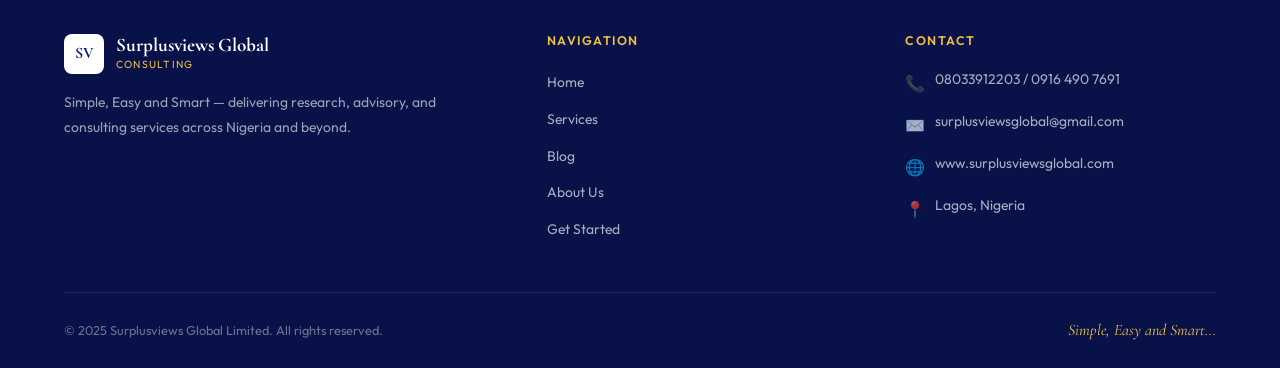
<file: about.html>
<!DOCTYPE html>
<html lang="en">
<head>
  <meta charset="UTF-8" />
  <meta name="viewport" content="width=device-width, initial-scale=1.0" />
  <title>About Us — Surplusviews Global Limited</title>
  <link rel="stylesheet" href="style.css" />
  <style>
    .page-hero {
      background: var(--navy);
      padding: 5rem 5% 4rem;
      text-align: center;
      position: relative;
      overflow: hidden;
    }
    .page-hero::before {
      content: '';
      position: absolute;
      inset: 0;
      background: repeating-linear-gradient(
        45deg,
        rgba(240,192,64,.03) 0px,
        rgba(240,192,64,.03) 1px,
        transparent 1px,
        transparent 40px
      );
      pointer-events: none;
    }
    .page-hero h1 { color: var(--white); font-size: clamp(2.2rem, 5vw, 3.5rem); margin-bottom: .8rem; }
    .page-hero p  { color: rgba(255,255,255,.7); max-width: 540px; margin: 0 auto; font-size: 1rem; }
    .breadcrumb {
      display: flex;
      justify-content: center;
      gap: .4rem;
      font-size: .8rem;
      color: rgba(255,255,255,.45);
      margin-bottom: 1.5rem;
    }
    .breadcrumb a { color: var(--gold); }

    /* STORY */
    .story-grid {
      display: grid;
      grid-template-columns: 1fr 1fr;
      gap: 4rem;
      align-items: center;
    }
    .story-visual {
      background: var(--navy);
      border-radius: var(--r-lg);
      padding: 3rem 2.5rem;
      position: relative;
      overflow: hidden;
    }
    .story-visual::before {
      content: '';
      position: absolute;
      top: -50px; right: -50px;
      width: 200px; height: 200px;
      border-radius: 50%;
      background: rgba(240,192,64,.08);
    }
    .story-visual-icon { font-size: 4rem; margin-bottom: 1.5rem; display: block; }
    .story-quote {
      font-family: 'Cormorant Garamond', serif;
      font-size: 1.6rem;
      color: var(--white);
      font-style: italic;
      line-height: 1.5;
      margin-bottom: 1rem;
    }
    .story-quote-author {
      font-size: .85rem;
      color: var(--gold);
      font-weight: 500;
    }

    .story-text h2 { font-size: 2rem; color: var(--navy); margin-bottom: 1.2rem; }
    .story-text p  { color: var(--muted); line-height: 1.85; margin-bottom: 1.2rem; font-size: .97rem; }

    /* VALUES */
    .values-grid {
      display: grid;
      grid-template-columns: repeat(auto-fit, minmax(220px, 1fr));
      gap: 1.5rem;
    }
    .value-card {
      border: 1px solid var(--border);
      border-radius: var(--r-lg);
      padding: 2rem 1.8rem;
      text-align: center;
      border-top: 4px solid var(--gold);
      transition: box-shadow .2s, transform .2s;
    }
    .value-card:hover { box-shadow: 0 8px 28px rgba(13,31,110,.1); transform: translateY(-3px); }
    .value-icon { font-size: 2.2rem; margin-bottom: 1rem; }
    .value-card h3 { font-size: 1.2rem; color: var(--navy); margin-bottom: .5rem; }
    .value-card p  { font-size: .87rem; color: var(--muted); }

    /* TEAM */
    .team-grid {
      display: grid;
      grid-template-columns: repeat(auto-fill, minmax(240px, 1fr));
      gap: 1.8rem;
    }
    .team-card {
      background: var(--white);
      border: 1px solid var(--border);
      border-radius: var(--r-lg);
      padding: 2rem;
      text-align: center;
      transition: box-shadow .2s, transform .2s;
    }
    .team-card:hover { box-shadow: 0 8px 28px rgba(13,31,110,.1); transform: translateY(-3px); }
    .team-avatar {
      width: 72px; height: 72px;
      border-radius: 50%;
      background: var(--navy);
      display: flex;
      align-items: center;
      justify-content: center;
      font-family: 'Cormorant Garamond', serif;
      font-size: 1.5rem;
      font-weight: 700;
      color: var(--gold);
      margin: 0 auto 1.2rem;
    }
    .team-name { font-size: 1.1rem; color: var(--navy); margin-bottom: .25rem; }
    .team-role { font-size: .82rem; color: var(--gold-muted); font-weight: 600; text-transform: uppercase; letter-spacing: .06em; margin-bottom: .6rem; }
    .team-bio  { font-size: .84rem; color: var(--muted); line-height: 1.65; }

    /* CONTACT STRIP */
    .contact-strip {
      background: var(--navy);
      border-radius: var(--r-lg);
      padding: 2.5rem 3rem;
      display: flex;
      align-items: center;
      justify-content: space-between;
      flex-wrap: wrap;
      gap: 2rem;
    }
    .contact-strip h3 { color: var(--white); font-size: 1.5rem; margin-bottom: .5rem; }
    .contact-strip p  { color: rgba(255,255,255,.65); font-size: .9rem; }
    .contact-items { display: flex; flex-direction: column; gap: .8rem; }
    .contact-item  { display: flex; align-items: center; gap: .75rem; color: rgba(255,255,255,.8); font-size: .9rem; }
    .contact-item-icon { font-size: 1.1rem; }

    /* WHATSAPP BADGE */
    .whatsapp-badge {
      display: inline-flex;
      align-items: center;
      gap: .6rem;
      background: #25d366;
      color: var(--white);
      font-weight: 600;
      font-size: .95rem;
      padding: .75rem 1.5rem;
      border-radius: 30px;
      margin-top: 1rem;
      transition: background .2s, transform .2s;
    }
    .whatsapp-badge:hover { background: #1db954; transform: scale(1.03); }

    @media (max-width: 860px) {
      .story-grid { grid-template-columns: 1fr; }
      .story-visual { display: none; }
      .contact-strip { flex-direction: column; text-align: center; }
    }
  </style>
</head>
<body>

<nav>
  <a href="index.html" class="logo">
    <div class="logo-badge">SV</div>
    <div class="logo-text">
      <span class="logo-name">Surplusviews Global</span>
      <span class="logo-tagline">Consulting</span>
    </div>
  </a>
  <ul class="nav-links">
    <li><a href="index.html">Home</a></li>
    <li><a href="services.html">Services</a></li>
    <li><a href="blog.html">Blog</a></li>
    <li><a href="about.html" class="active">About</a></li>
    <li><a href="order.html" class="nav-cta">Get Started</a></li>
  </ul>
  <button class="nav-hamburger" id="hamburger" aria-label="Open menu" onclick="toggleMenu()">
    <span></span><span></span><span></span>
  </button>
</nav>
<div class="nav-drawer" id="navDrawer">
  <a href="index.html">Home</a>
  <a href="services.html">Services</a>
  <a href="blog.html">Blog</a>
  <a href="about.html"  class="active">About</a>
  <a href="order.html" class="drawer-cta">Get Started</a>
</div>
<script>
function toggleMenu() {
  var btn    = document.getElementById('hamburger');
  var drawer = document.getElementById('navDrawer');
  btn.classList.toggle('open');
  drawer.classList.toggle('open');
  document.body.style.overflow = drawer.classList.contains('open') ? 'hidden' : '';
}
document.querySelectorAll('.nav-drawer a').forEach(function(a) {
  a.addEventListener('click', function() {
    document.getElementById('hamburger').classList.remove('open');
    document.getElementById('navDrawer').classList.remove('open');
    document.body.style.overflow = '';
  });
});
</script>

<div class="page-hero">
  <div class="breadcrumb"><a href="index.html">Home</a> / <span>About</span></div>
  <h1>About Surplusviews Global</h1>
  <p>A Lagos-based consulting firm on a mission to make world-class research and advisory services accessible to every individual and organisation.</p>
</div>

<!-- STORY -->
<section class="section">
  <div class="story-grid">
    <div class="story-visual">
      <span class="story-visual-icon">🌍</span>
      <div class="story-quote">"We exist to make knowledge work for you — simply, easily, and smartly."</div>
      <div class="story-quote-author">— Surplusviews Global Limited</div>
    </div>
    <div class="story-text">
      <div class="section-label">Our Story</div>
      <h2>Who We Are</h2>
      <p>Surplusviews Global Limited is a professional consulting firm based in Lagos, Nigeria. We specialise in research support, career advisory, corporate intelligence, policy development, and training — bringing together a team of experienced researchers, analysts, and advisors committed to delivering exceptional results.</p>
      <p>We were founded on a simple but powerful observation: too many capable students, professionals, and organisations lack access to the quality research and advisory support they need to succeed. We set out to change that — making world-class support simple, easy, and smart.</p>
      <p>Today, we work with students, universities, NGOs, government agencies, and private sector organisations across Nigeria and beyond, delivering tailored solutions that drive real outcomes.</p>
    </div>
  </div>
</section>

<!-- MISSION, VISION, VALUES -->
<section class="section section-alt">
  <div class="section-label">What Drives Us</div>
  <h2 class="section-title">Mission, Vision &amp; Values</h2>
  <br>
  <div class="values-grid">
    <div class="value-card fade-up">
      <div class="value-icon">🎯</div>
      <h3>Our Mission</h3>
      <p>To provide accessible, high-quality research, advisory, and consulting services that empower individuals and organisations to achieve their goals.</p>
    </div>
    <div class="value-card fade-up delay-1">
      <div class="value-icon">🔭</div>
      <h3>Our Vision</h3>
      <p>To be Africa's most trusted and accessible consulting partner — known for excellence, integrity, and transformative impact.</p>
    </div>
    <div class="value-card fade-up delay-2">
      <div class="value-icon">🤝</div>
      <h3>Integrity</h3>
      <p>We deliver honest, unbiased, and rigorously accurate work — every time. Our reputation is built on trust.</p>
    </div>
    <div class="value-card fade-up delay-3">
      <div class="value-icon">💡</div>
      <h3>Excellence</h3>
      <p>We set high standards for every deliverable. Quality is not an afterthought — it is embedded in everything we do.</p>
    </div>
    <div class="value-card fade-up">
      <div class="value-icon">🚀</div>
      <h3>Innovation</h3>
      <p>We continuously evolve our methods and approaches to stay ahead — delivering smarter solutions for a changing world.</p>
    </div>
    <div class="value-card fade-up delay-1">
      <div class="value-icon">🌱</div>
      <h3>Impact</h3>
      <p>We measure our success by the tangible difference we make for our clients, communities, and the broader African ecosystem.</p>
    </div>
  </div>
</section>

<!-- TEAM -->
<section class="section">
  <div class="section-label">The People Behind the Work</div>
  <h2 class="section-title">Our Team</h2>
  <p class="section-sub">A diverse team of researchers, analysts, advisors, and subject matter experts — united by a passion for knowledge and results.</p>

  <div class="team-grid">
    <div class="team-card fade-up">
      <div class="team-avatar">RO</div>
      <div class="team-name">Research Operations Lead</div>
      <div class="team-role">Head of Research</div>
      <p class="team-bio">Leads the academic and corporate research practice. Over 10 years of experience in quantitative and qualitative research methods.</p>
    </div>
    <div class="team-card fade-up delay-1">
      <div class="team-avatar">CA</div>
      <div class="team-name">Career Advisory Team</div>
      <div class="team-role">Advisory Services</div>
      <p class="team-bio">Specialises in scholarship placement, career coaching, and professional development for students and young professionals.</p>
    </div>
    <div class="team-card fade-up delay-2">
      <div class="team-avatar">MI</div>
      <div class="team-name">Market Intelligence Unit</div>
      <div class="team-role">Corporate Research</div>
      <p class="team-bio">Delivers market analysis, industry reports, and competitive intelligence for businesses across diverse sectors.</p>
    </div>
    <div class="team-card fade-up delay-3">
      <div class="team-avatar">PD</div>
      <div class="team-name">Policy &amp; Development Team</div>
      <div class="team-role">Policy Research</div>
      <p class="team-bio">Experienced in social impact assessments, development programme evaluations, and evidence-based policy research.</p>
    </div>
  </div>
</section>

<!-- CONTACT INFO -->
<section class="section section-alt">
  <div class="contact-strip fade-up">
    <div>
      <h3>Reach Out to Us</h3>
      <p>We'd love to hear about your needs. Get in touch today.</p>
      <a href="tel:08033912203" class="whatsapp-badge">💬 WhatsApp: 0803 391 2203</a>
    </div>
    <div class="contact-items">
      <div class="contact-item"><span class="contact-item-icon">📞</span><span>08033912203 / 0916 490 7691</span></div>
      <div class="contact-item"><span class="contact-item-icon">✉️</span><span>surplusviewsglobal@gmail.com</span></div>
      <div class="contact-item"><span class="contact-item-icon">🌐</span><span>www.surplusviewsglobal.com</span></div>
      <div class="contact-item"><span class="contact-item-icon">📍</span><span>Lagos, Nigeria</span></div>
    </div>
    <a href="order.html" class="btn btn-primary" style="align-self:center;">Request a Service</a>
  </div>
</section>

<footer>
  <div class="footer-grid">
    <div class="footer-brand">
      <div class="logo">
        <div class="logo-badge">SV</div>
        <div class="logo-text">
          <span class="logo-name">Surplusviews Global</span>
          <span class="logo-tagline">Consulting</span>
        </div>
      </div>
      <p class="footer-desc">Simple, Easy and Smart — delivering research, advisory, and consulting services across Nigeria and beyond.</p>
    </div>
    <div class="footer-col">
      <h4>Navigation</h4>
      <ul>
        <li><a href="index.html">Home</a></li>
        <li><a href="services.html">Services</a></li>
        <li><a href="blog.html">Blog</a></li>
        <li><a href="about.html">About Us</a></li>
        <li><a href="order.html">Get Started</a></li>
      </ul>
    </div>
    <div class="footer-col">
      <h4>Contact</h4>
      <div class="footer-contact-item"><span class="footer-contact-icon">📞</span><span>08033912203 / 0916 490 7691</span></div>
      <div class="footer-contact-item"><span class="footer-contact-icon">✉️</span><span>surplusviewsglobal@gmail.com</span></div>
      <div class="footer-contact-item"><span class="footer-contact-icon">🌐</span><span>www.surplusviewsglobal.com</span></div>
      <div class="footer-contact-item"><span class="footer-contact-icon">📍</span><span>Lagos, Nigeria</span></div>
    </div>
  </div>
  <div class="footer-bottom">
    <span>© 2025 Surplusviews Global Limited. All rights reserved.</span>
    <span class="tagline-footer">Simple, Easy and Smart...</span>
  </div>
</footer>

</body>
</html>
</file>
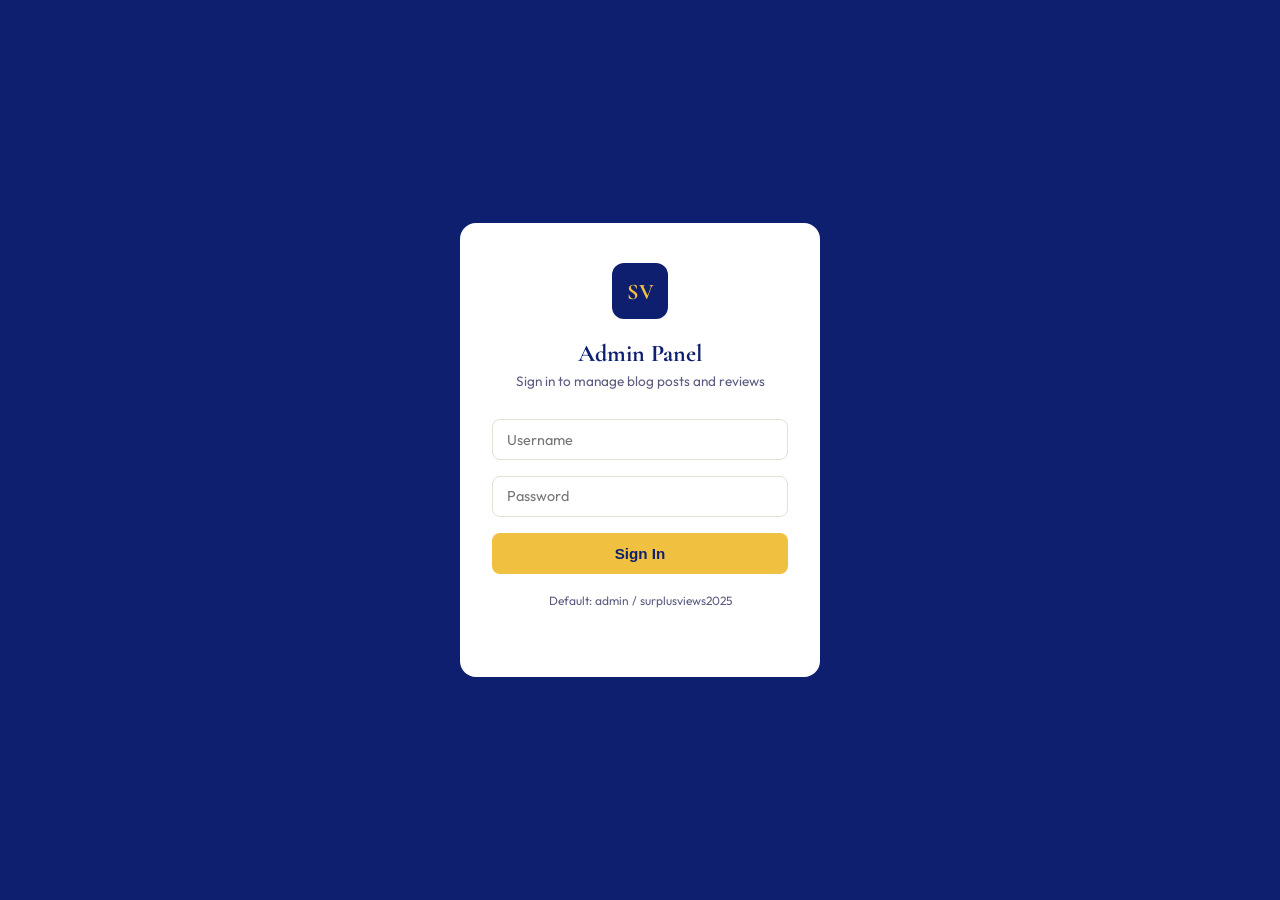
<file: admin.html>
<!DOCTYPE html>
<html lang="en">
<head>
  <meta charset="UTF-8" />
  <meta name="viewport" content="width=device-width, initial-scale=1.0" />
  <title>Admin Panel — Surplusviews Global</title>
  <link rel="preconnect" href="https://fonts.googleapis.com" />
  <link href="https://fonts.googleapis.com/css2?family=Cormorant+Garamond:wght@400;600;700&family=Outfit:wght@300;400;500;600&display=swap" rel="stylesheet" />
  <style>
    *, *::before, *::after { box-sizing: border-box; margin: 0; padding: 0; }
    :root {
      --navy:      #0d1f6e;
      --navy-deep: #081248;
      --gold:      #f0c040;
      --gold-muted:#c9a535;
      --cream:     #faf8f2;
      --sidebar:   #0f1e5c;
      --white:     #ffffff;
      --text:      #12122a;
      --muted:     #5c5c80;
      --border:    #e4e0d4;
      --danger:    #c0392b;
      --success:   #1a6e40;
      --r:         8px;
      --r-lg:      14px;
    }
    html, body { height: 100%; }
    body {
      font-family: 'Outfit', sans-serif;
      background: #f0f0f5;
      color: var(--text);
      display: flex;
      min-height: 100vh;
    }

    /* ── LOGIN OVERLAY ── */
    #loginOverlay {
      position: fixed; inset: 0;
      background: var(--navy);
      display: flex;
      align-items: center;
      justify-content: center;
      z-index: 999;
    }
    .login-box {
      background: var(--white);
      border-radius: 16px;
      padding: 2.5rem 2rem;
      width: 360px;
      text-align: center;
    }
    .login-logo {
      width: 56px; height: 56px;
      background: var(--navy);
      border-radius: 12px;
      display: grid;
      place-items: center;
      font-family: 'Cormorant Garamond', serif;
      font-size: 1.4rem;
      font-weight: 700;
      color: var(--gold);
      margin: 0 auto 1.2rem;
    }
    .login-box h2 {
      font-family: 'Cormorant Garamond', serif;
      font-size: 1.5rem;
      color: var(--navy);
      margin-bottom: .3rem;
    }
    .login-box p { font-size: .85rem; color: var(--muted); margin-bottom: 1.8rem; }
    .login-box input {
      width: 100%;
      padding: .7rem 1rem;
      border: 1.5px solid var(--border);
      border-radius: var(--r);
      font-family: 'Outfit', sans-serif;
      font-size: .95rem;
      margin-bottom: 1rem;
      outline: none;
      transition: border-color .2s;
    }
    .login-box input:focus { border-color: var(--navy); }
    .login-btn {
      width: 100%;
      padding: .75rem;
      background: var(--gold);
      color: var(--navy);
      border: none;
      border-radius: var(--r);
      font-weight: 700;
      font-size: .95rem;
      cursor: pointer;
      transition: background .2s;
    }
    .login-btn:hover { background: #ffd55a; }
    .login-err { font-size: .82rem; color: var(--danger); margin-top: .5rem; display: none; }

    /* ── SIDEBAR ── */
    .sidebar {
      width: 240px;
      background: var(--navy-deep);
      display: flex;
      flex-direction: column;
      flex-shrink: 0;
      min-height: 100vh;
    }
    .sidebar-brand {
      padding: 1.5rem 1.2rem;
      border-bottom: 1px solid rgba(255,255,255,.08);
    }
    .sb-logo {
      display: flex;
      align-items: center;
      gap: .6rem;
    }
    .sb-badge {
      width: 36px; height: 36px;
      background: var(--gold);
      border-radius: 8px;
      display: grid;
      place-items: center;
      font-family: 'Cormorant Garamond', serif;
      font-weight: 700;
      font-size: 14px;
      color: var(--navy);
    }
    .sb-name {
      font-family: 'Cormorant Garamond', serif;
      font-size: 1rem;
      font-weight: 700;
      color: var(--white);
      line-height: 1.2;
    }
    .sb-sub { font-size: .62rem; color: var(--gold); text-transform: uppercase; letter-spacing: .1em; }

    .sb-section {
      font-size: .65rem;
      font-weight: 600;
      letter-spacing: .12em;
      text-transform: uppercase;
      color: rgba(255,255,255,.3);
      padding: 1.4rem 1.2rem .5rem;
    }

    .sb-link {
      display: flex;
      align-items: center;
      gap: .7rem;
      padding: .65rem 1.2rem;
      font-size: .88rem;
      color: rgba(255,255,255,.65);
      cursor: pointer;
      border-left: 3px solid transparent;
      transition: all .18s;
      text-decoration: none;
    }
    .sb-link:hover { color: var(--white); background: rgba(255,255,255,.05); }
    .sb-link.active { color: var(--white); background: rgba(240,192,64,.1); border-left-color: var(--gold); }
    .sb-icon { font-size: 1.1rem; }

    .sidebar-footer {
      margin-top: auto;
      padding: 1.2rem;
      border-top: 1px solid rgba(255,255,255,.08);
    }
    .visit-site {
      display: flex;
      align-items: center;
      gap: .5rem;
      font-size: .82rem;
      color: var(--gold);
      text-decoration: none;
      transition: opacity .2s;
    }
    .visit-site:hover { opacity: .75; }

    /* ── MAIN ── */
    .main { flex: 1; display: flex; flex-direction: column; min-width: 0; }

    .topbar {
      background: var(--white);
      border-bottom: 1px solid var(--border);
      padding: 1rem 2rem;
      display: flex;
      align-items: center;
      justify-content: space-between;
    }
    .topbar-title {
      font-family: 'Cormorant Garamond', serif;
      font-size: 1.4rem;
      color: var(--navy);
      font-weight: 700;
      margin-right: auto;
    }
    .topbar-right { display: flex; align-items: center; gap: 1rem; }
    .admin-badge {
      background: rgba(13,31,110,.08);
      color: var(--navy);
      font-size: .78rem;
      font-weight: 600;
      padding: .3rem .8rem;
      border-radius: 20px;
    }

    .content { flex: 1; padding: 2rem; overflow-y: auto; }

    /* ── PANELS ── */
    .panel { display: none; }
    .panel.active { display: block; }

    /* ── STAT CARDS ── */
    .stat-row {
      display: grid;
      grid-template-columns: repeat(auto-fit, minmax(160px, 1fr));
      gap: 1rem;
      margin-bottom: 2rem;
    }
    .stat-card {
      background: var(--white);
      border-radius: var(--r-lg);
      padding: 1.4rem 1.2rem;
      border: 1px solid var(--border);
    }
    .stat-card-label { font-size: .75rem; color: var(--muted); font-weight: 500; text-transform: uppercase; letter-spacing: .08em; margin-bottom: .5rem; }
    .stat-card-num { font-family: 'Cormorant Garamond', serif; font-size: 2.2rem; font-weight: 700; color: var(--navy); line-height: 1; }
    .stat-card-sub { font-size: .78rem; color: var(--muted); margin-top: .25rem; }

    /* ── CARD ── */
    .admin-card {
      background: var(--white);
      border: 1px solid var(--border);
      border-radius: var(--r-lg);
      margin-bottom: 1.5rem;
      overflow: hidden;
    }
    .admin-card-header {
      padding: 1.2rem 1.5rem;
      border-bottom: 1px solid var(--border);
      display: flex;
      align-items: center;
      justify-content: space-between;
    }
    .admin-card-header h3 {
      font-family: 'Cormorant Garamond', serif;
      font-size: 1.2rem;
      color: var(--navy);
    }
    .admin-card-body { padding: 1.5rem; }

    /* ── FORM ── */
    .form-group { margin-bottom: 1.2rem; }
    label { display: block; font-size: .84rem; font-weight: 500; color: var(--text); margin-bottom: .4rem; }
    input[type=text], input[type=date], input[type=number], input[type=password],
    select, textarea {
      width: 100%;
      padding: .65rem .9rem;
      border: 1.5px solid var(--border);
      border-radius: var(--r);
      font-family: 'Outfit', sans-serif;
      font-size: .9rem;
      color: var(--text);
      background: var(--white);
      outline: none;
      transition: border-color .2s;
    }
    input:focus, select:focus, textarea:focus { border-color: var(--navy); }
    textarea { resize: vertical; min-height: 100px; }

    .form-row { display: grid; grid-template-columns: 1fr 1fr; gap: 1rem; }
    .form-row-3 { display: grid; grid-template-columns: 1fr 1fr 1fr; gap: 1rem; }

    .btn {
      display: inline-flex;
      align-items: center;
      gap: .4rem;
      padding: .6rem 1.3rem;
      border-radius: var(--r);
      font-family: 'Outfit', sans-serif;
      font-weight: 600;
      font-size: .88rem;
      cursor: pointer;
      border: none;
      transition: all .18s;
    }
    .btn-primary { background: var(--gold); color: var(--navy); }
    .btn-primary:hover { background: #ffd55a; }
    .btn-navy { background: var(--navy); color: var(--white); }
    .btn-navy:hover { background: #1a2f9e; }
    .btn-danger { background: #fdecea; color: var(--danger); border: 1px solid #f5b0ab; }
    .btn-danger:hover { background: #fbd5d3; }
    .btn-ghost { background: transparent; color: var(--muted); border: 1px solid var(--border); }
    .btn-ghost:hover { border-color: var(--navy); color: var(--navy); }
    .btn-sm { padding: .35rem .8rem; font-size: .8rem; }
    .btn-success { background: #e8f8f0; color: var(--success); border: 1px solid #a8e6c5; }
    .btn-success:hover { background: #d0f0e0; }

    /* ── TABLE ── */
    .data-table { width: 100%; border-collapse: collapse; }
    .data-table th {
      text-align: left;
      font-size: .75rem;
      font-weight: 600;
      text-transform: uppercase;
      letter-spacing: .08em;
      color: var(--muted);
      padding: .6rem 1rem;
      border-bottom: 1px solid var(--border);
      background: #fafafa;
    }
    .data-table td {
      padding: .9rem 1rem;
      border-bottom: 1px solid var(--border);
      font-size: .88rem;
      vertical-align: middle;
    }
    .data-table tr:last-child td { border-bottom: none; }
    .data-table tr:hover td { background: #fafafa; }

    .badge {
      display: inline-block;
      padding: .2rem .65rem;
      border-radius: 20px;
      font-size: .72rem;
      font-weight: 600;
    }
    .badge-published { background: #e8f8f0; color: var(--success); }
    .badge-draft     { background: #f5f5f5; color: var(--muted); }
    .badge-featured  { background: rgba(240,192,64,.2); color: #9a7800; }

    .td-actions { display: flex; gap: .4rem; }

    /* ── MODAL ── */
    .modal-backdrop {
      position: fixed; inset: 0;
      background: rgba(8,18,72,.55);
      z-index: 500;
      display: none;
      align-items: center;
      justify-content: center;
      padding: 1rem;
    }
    .modal-backdrop.open { display: flex; }
    .modal {
      background: var(--white);
      border-radius: var(--r-lg);
      width: 100%;
      max-width: 680px;
      max-height: 90vh;
      overflow-y: auto;
      box-shadow: 0 20px 60px rgba(0,0,0,.25);
    }
    .modal-header {
      padding: 1.3rem 1.5rem;
      border-bottom: 1px solid var(--border);
      display: flex;
      align-items: center;
      justify-content: space-between;
      position: sticky;
      top: 0;
      background: var(--white);
      z-index: 1;
    }
    .modal-header h3 { font-family: 'Cormorant Garamond', serif; font-size: 1.3rem; color: var(--navy); }
    .modal-close {
      width: 32px; height: 32px;
      border-radius: 50%;
      background: var(--cream);
      border: none;
      font-size: 1.2rem;
      cursor: pointer;
      display: grid;
      place-items: center;
      color: var(--muted);
      transition: background .15s;
    }
    .modal-close:hover { background: #ebe8dc; }
    .modal-body { padding: 1.5rem; }
    .modal-footer {
      padding: 1rem 1.5rem;
      border-top: 1px solid var(--border);
      display: flex;
      justify-content: flex-end;
      gap: .7rem;
    }

    /* ── TOAST ── */
    .toast {
      position: fixed;
      bottom: 2rem; right: 2rem;
      background: var(--navy);
      color: var(--white);
      padding: .8rem 1.4rem;
      border-radius: var(--r);
      font-size: .88rem;
      z-index: 1000;
      display: flex;
      align-items: center;
      gap: .5rem;
      transform: translateY(80px);
      opacity: 0;
      transition: all .3s;
      pointer-events: none;
    }
    .toast.show { transform: translateY(0); opacity: 1; }

    /* SWITCH */
    .switch-wrap { display: flex; align-items: center; gap: .7rem; margin-top: .3rem; }
    .switch {
      position: relative;
      width: 42px; height: 24px;
      flex-shrink: 0;
    }
    .switch input { opacity: 0; width: 0; height: 0; }
    .switch-slider {
      position: absolute; inset: 0;
      background: var(--border);
      border-radius: 24px;
      cursor: pointer;
      transition: background .2s;
    }
    .switch-slider::before {
      content: '';
      position: absolute;
      width: 18px; height: 18px;
      left: 3px; top: 3px;
      background: var(--white);
      border-radius: 50%;
      transition: transform .2s;
    }
    .switch input:checked + .switch-slider { background: var(--navy); }
    .switch input:checked + .switch-slider::before { transform: translateX(18px); }
    .switch-label { font-size: .85rem; color: var(--muted); }

    /* EMPTY STATE */
    .empty-state {
      text-align: center;
      padding: 3rem;
      color: var(--muted);
    }
    .empty-state-icon { font-size: 2.5rem; margin-bottom: .8rem; }
    .empty-state p { font-size: .9rem; }

    /* STAR PICKER */
    .star-picker { display: flex; gap: .3rem; margin-top: .3rem; }
    .star-picker span {
      font-size: 1.5rem;
      cursor: pointer;
      color: var(--border);
      transition: color .15s;
    }
    .star-picker span.active { color: var(--gold); }

    /* RICH TEXT AREA */
    .rich-toolbar {
      display: flex;
      gap: .3rem;
      padding: .5rem;
      background: #fafafa;
      border: 1.5px solid var(--border);
      border-bottom: none;
      border-radius: var(--r) var(--r) 0 0;
    }
    .rich-toolbar button {
      padding: .3rem .6rem;
      border: none;
      background: transparent;
      cursor: pointer;
      border-radius: 4px;
      font-size: .85rem;
      color: var(--muted);
      font-family: 'Outfit', sans-serif;
      transition: background .15s;
    }
    .rich-toolbar button:hover { background: var(--border); color: var(--text); }
    .rich-editor {
      min-height: 160px;
      border: 1.5px solid var(--border);
      border-radius: 0 0 var(--r) var(--r);
      padding: .8rem 1rem;
      font-family: 'Outfit', sans-serif;
      font-size: .9rem;
      outline: none;
      line-height: 1.7;
    }
    .rich-editor:focus { border-color: var(--navy); }

    /* CONFIRM DIALOG */
    .confirm-msg { font-size: .95rem; color: var(--muted); margin-bottom: 1.5rem; line-height: 1.6; }

    /* ── COVER IMAGE UPLOADER ── */
    .cover-uploader {
      border: 2px dashed var(--border);
      border-radius: var(--r);
      padding: 1.2rem;
      text-align: center;
      background: var(--cream);
      transition: border-color .2s, background .2s;
    }
    .cover-uploader.has-image { padding: 0; border-style: solid; }
    .cover-preview {
      width: 100%;
      aspect-ratio: 16/9;
      max-height: 280px;
      background-size: cover;
      background-position: center;
      background-color: var(--cream);
      border-radius: calc(var(--r) - 2px);
      position: relative;
      overflow: hidden;
    }
    .cover-uploader:not(.has-image) .cover-preview {
      aspect-ratio: auto;
      min-height: 120px;
      max-height: 140px;
    }
    .cover-preview-empty {
      display: flex;
      flex-direction: column;
      align-items: center;
      justify-content: center;
      gap: .5rem;
      padding: 1.5rem .5rem;
      color: var(--muted);
      font-size: .88rem;
    }
    .cover-preview-empty .icon { font-size: 2rem; }
    .cover-actions {
      display: flex;
      flex-wrap: wrap;
      gap: .6rem;
      margin-top: .8rem;
      align-items: center;
    }
    .cover-actions .file-btn {
      display: inline-flex;
      align-items: center;
      gap: .35rem;
      padding: .55rem 1rem;
      background: var(--navy);
      color: var(--white);
      border-radius: 6px;
      font-size: .82rem;
      font-weight: 500;
      cursor: pointer;
      border: none;
      font-family: inherit;
    }
    .cover-actions .file-btn:hover { background: var(--navy-deep); }
    .cover-actions .file-btn.secondary { background: var(--white); color: var(--navy); border: 1.5px solid var(--border); }
    .cover-actions .file-btn.secondary:hover { border-color: var(--navy); }
    .cover-actions .file-btn.danger { background: transparent; color: var(--danger); border: 1.5px solid transparent; }
    .cover-actions .file-btn.danger:hover { border-color: var(--danger); }
    .cover-url-input {
      flex: 1 1 200px;
      min-width: 0;
      padding: .55rem .8rem;
      border: 1.5px solid var(--border);
      border-radius: 6px;
      font-size: .85rem;
      font-family: inherit;
      outline: none;
    }
    .cover-url-input:focus { border-color: var(--navy); }
    .cover-hint {
      font-size: .78rem;
      color: var(--muted);
      margin-top: .5rem;
      line-height: 1.5;
    }
    .cover-hint code {
      background: var(--cream);
      padding: 1px 5px;
      border-radius: 3px;
      font-size: .9em;
    }
    /* ═══════════════════════════════════════════
       MOBILE RESPONSIVE — keeps desktop identical
       ═══════════════════════════════════════════ */

    /* Hamburger button (hidden on desktop) */
    .nav-hamburger-admin {
      display: none;
      flex-direction: column;
      justify-content: center;
      gap: 5px;
      width: 38px; height: 38px;
      background: transparent;
      border: none;
      cursor: pointer;
      padding: 6px;
      flex-shrink: 0;
      border-radius: 6px;
    }
    .nav-hamburger-admin:hover { background: var(--cream); }
    .nav-hamburger-admin span {
      display: block;
      width: 100%; height: 2px;
      background: var(--navy);
      border-radius: 2px;
      transition: transform .25s, opacity .25s;
    }
    body.sidebar-open .nav-hamburger-admin span:nth-child(1) {
      transform: translateY(7px) rotate(45deg);
    }
    body.sidebar-open .nav-hamburger-admin span:nth-child(2) { opacity: 0; }
    body.sidebar-open .nav-hamburger-admin span:nth-child(3) {
      transform: translateY(-7px) rotate(-45deg);
    }

    /* Backdrop for off-canvas sidebar */
    .sidebar-backdrop {
      display: none;
      position: fixed;
      inset: 0;
      background: rgba(8, 18, 72, 0.55);
      z-index: 90;
      opacity: 0;
      transition: opacity .25s;
    }
    body.sidebar-open .sidebar-backdrop { opacity: 1; }

    @media (max-width: 900px) {
      /* Allow body to scroll but lock when sidebar open */
      body { display: block; min-height: 100vh; }
      body.sidebar-open { overflow: hidden; }

      /* Sidebar becomes off-canvas drawer */
      .sidebar {
        position: fixed;
        top: 0; left: 0; bottom: 0;
        width: 260px;
        max-width: 80vw;
        transform: translateX(-100%);
        transition: transform .28s ease;
        z-index: 100;
        min-height: 100vh;
        box-shadow: 0 0 30px rgba(0,0,0,.3);
      }
      body.sidebar-open .sidebar { transform: translateX(0); }
      body.sidebar-open .sidebar-backdrop { display: block; }

      /* Main fills the screen */
      .main {
        margin-left: 0;
        width: 100%;
        min-height: 100vh;
      }

      /* Topbar: show hamburger, reduce padding */
      .topbar {
        padding: .75rem 1rem;
        gap: .75rem;
      }
      .nav-hamburger-admin { display: flex; }
      .topbar-title { font-size: 1.15rem; }
      .topbar-right { gap: .5rem; }
      .admin-badge { display: none; }   /* save space; sidebar already shows "Admin Panel" */

      /* Content area: less padding */
      .content { padding: 1rem .9rem 5rem; }

      /* Stat cards: 2-up on mobile */
      .stat-row {
        grid-template-columns: 1fr 1fr;
        gap: .7rem;
        margin-bottom: 1.5rem;
      }
      .stat-card { padding: 1rem .9rem; }
      .stat-card .stat-value { font-size: 1.6rem; }
      .stat-card .stat-label { font-size: .65rem; }

      /* Panel section headers stack vertically */
      .panel > div[style*="space-between"] {
        flex-direction: column;
        align-items: flex-start !important;
        gap: .8rem;
      }
      .panel > div[style*="space-between"] > button {
        align-self: stretch;
      }

      /* Form rows: stack on mobile (you had this in some, generalize) */
      .form-row,
      .form-row-3 {
        grid-template-columns: 1fr !important;
        gap: 0;
      }

      /* Admin card header + search/filter row */
      .admin-card-header {
        flex-direction: column;
        align-items: stretch !important;
        gap: .7rem !important;
        padding: 1rem 1rem;
      }
      .admin-card-header > div,
      .admin-card-header > input,
      .admin-card-header > select {
        width: 100% !important;
        max-width: 100% !important;
        min-width: 0 !important;
        flex: none !important;
      }
      .admin-card-header input[type="text"],
      .admin-card-header select { width: 100% !important; max-width: 100% !important; }

      /* Tables: horizontal scroll wrapper to prevent crushing */
      .admin-card-body,
      .admin-card > div[style*="padding:0"],
      .admin-card > div[style*="padding: 0"] {
        overflow-x: auto;
        -webkit-overflow-scrolling: touch;
      }
      .data-table {
        min-width: 560px;   /* forces horizontal scroll instead of cell crushing */
      }
      .data-table th, .data-table td {
        padding: .7rem .8rem;
        font-size: .82rem;
      }
      /* Scroll hint: gradient fade on right edge */
      .admin-card-body::after,
      .admin-card > div[style*="padding:0"]::after {
        content: '';
        position: sticky;
        right: 0;
        top: 0;
        width: 0;
        pointer-events: none;
      }

      /* Action buttons in table rows: keep on one line */
      .data-table td .btn-sm {
        padding: .35rem .55rem;
        font-size: .72rem;
      }

      /* Modal: full-width, edge-to-edge feel */
      .modal-backdrop { padding: 0; align-items: flex-end; }
      .modal {
        max-width: 100%;
        max-height: 95vh;
        border-radius: var(--r-lg) var(--r-lg) 0 0;
      }
      .modal-header { padding: 1rem 1.2rem; }
      .modal-header h3 { font-size: 1.15rem; }
      .modal-body  { padding: 1.2rem; }
      .modal-footer {
        padding: .9rem 1.2rem;
        flex-direction: column-reverse;
        gap: .5rem;
      }
      .modal-footer .btn { width: 100%; }

      /* Cover image uploader: actions stack on mobile */
      .cover-actions {
        flex-direction: column;
        align-items: stretch;
      }
      .cover-actions .file-btn,
      .cover-url-input {
        width: 100%;
        justify-content: center;
        text-align: left;
      }
      .cover-actions .file-btn { justify-content: center; }

      /* Rich text toolbar: allow wrapping cleanly */
      .rich-toolbar { flex-wrap: wrap; }

      /* Priority/tag-pill grids inside forms — already wrap */

      /* Login box: a bit smaller padding */
      .login-box { width: 100%; max-width: 360px; margin: 1rem; padding: 2rem 1.5rem; }

      /* Toast: bottom-center on mobile, not bottom-right */
      .toast { left: 1rem; right: 1rem; bottom: 1rem; justify-content: center; }
    }

    @media (max-width: 380px) {
      .stat-row { grid-template-columns: 1fr; }
      .topbar-title { font-size: 1rem; }
      .modal-body  { padding: 1rem; }
    }
  </style>
</head>
<body>

<!-- LOGIN -->
<div id="loginOverlay">
  <div class="login-box">
    <div class="login-logo">SV</div>
    <h2>Admin Panel</h2>
    <p>Sign in to manage blog posts and reviews</p>
    <input type="text" id="loginUser" placeholder="Username" autocomplete="off" />
    <input type="password" id="loginPass" placeholder="Password" />
    <button class="login-btn" onclick="doLogin()">Sign In</button>
    <p class="login-err" id="loginErr">Incorrect credentials. Please try again.</p>
    <p style="font-size:.75rem;color:var(--muted);margin-top:1.2rem;">Default: admin / surplusviews2025</p>
  </div>
</div>

<!-- SIDEBAR -->
<aside class="sidebar">
  <div class="sidebar-brand">
    <div class="sb-logo">
      <div class="sb-badge">SV</div>
      <div>
        <div class="sb-name">Surplusviews</div>
        <div class="sb-sub">Admin Panel</div>
      </div>
    </div>
  </div>

  <div class="sb-section">Content</div>
  <div class="sb-link active" onclick="showPanel('dashboard')" id="nav-dashboard">
    <span class="sb-icon">📊</span> Dashboard
  </div>
  <div class="sb-link" onclick="showPanel('posts')" id="nav-posts">
    <span class="sb-icon">📝</span> Blog Posts
  </div>
  <div class="sb-link" onclick="showPanel('reviews')" id="nav-reviews">
    <span class="sb-icon">⭐</span> Reviews
  </div>

  <div class="sb-section">Settings</div>
  <div class="sb-link" onclick="showPanel('settings')" id="nav-settings">
    <span class="sb-icon">⚙️</span> Settings
  </div>

  <div class="sidebar-footer">
    <a href="index.html" target="_blank" class="visit-site">↗ View Live Site</a>
  </div>
</aside>

<!-- MAIN -->
<!-- Sidebar backdrop (mobile only) -->
<div class="sidebar-backdrop" onclick="closeAdminSidebar()"></div>

<div class="main">
  <div class="topbar">
    <button class="nav-hamburger-admin" id="adminHamburger" aria-label="Open menu" onclick="toggleAdminSidebar()">
      <span></span><span></span><span></span>
    </button>
    <div class="topbar-title" id="topbarTitle">Dashboard</div>
    <div class="topbar-right">
      <span class="admin-badge">Admin</span>
      <button class="btn btn-ghost btn-sm" onclick="doLogout()">Sign Out</button>
    </div>
  </div>

  <div class="content">

    <!-- DASHBOARD -->
    <div class="panel active" id="panel-dashboard">
      <div class="stat-row" id="dashStats"></div>
      <div class="admin-card">
        <div class="admin-card-header">
          <h3>Recent Blog Posts</h3>
          <button class="btn btn-primary btn-sm" onclick="showPanel('posts'); openPostModal()">+ New Post</button>
        </div>
        <div class="admin-card-body" style="padding:0;">
          <table class="data-table" id="dashPostsTable">
            <thead><tr><th>Title</th><th>Category</th><th>Date</th><th>Status</th></tr></thead>
            <tbody></tbody>
          </table>
        </div>
      </div>
      <div class="admin-card">
        <div class="admin-card-header">
          <h3>Recent Reviews</h3>
          <button class="btn btn-primary btn-sm" onclick="showPanel('reviews'); openReviewModal()">+ Add Review</button>
        </div>
        <div class="admin-card-body" style="padding:0;">
          <table class="data-table" id="dashReviewsTable">
            <thead><tr><th>Name</th><th>Role</th><th>Stars</th><th>Status</th></tr></thead>
            <tbody></tbody>
          </table>
        </div>
      </div>
    </div>

    <!-- BLOG POSTS -->
    <div class="panel" id="panel-posts">
      <div style="display:flex;align-items:center;justify-content:space-between;margin-bottom:1.5rem;">
        <div>
          <h2 style="font-family:'Cormorant Garamond',serif;font-size:1.6rem;color:var(--navy);">Blog Posts</h2>
          <p style="font-size:.85rem;color:var(--muted);margin-top:.2rem;">Create and manage articles shown on the website</p>
        </div>
        <button class="btn btn-primary" onclick="openPostModal()">+ New Post</button>
      </div>

      <div class="admin-card">
        <div class="admin-card-header" style="gap:1rem;flex-wrap:wrap;">
          <div style="display:flex;gap:.5rem;flex:1;min-width:200px;">
            <input type="text" id="postSearch" placeholder="Search posts..." style="max-width:280px;" oninput="renderPostsTable()" />
          </div>
          <select id="postFilterCat" style="width:auto;" onchange="renderPostsTable()">
            <option value="">All Categories</option>
            <option>Career Advisory</option><option>Research</option><option>Market Intel</option><option>Policy</option><option>Training</option>
          </select>
        </div>
        <div style="padding:0;">
          <table class="data-table">
            <thead>
              <tr>
                <th>Title</th>
                <th>Category</th>
                <th>Date</th>
                <th>Status</th>
                <th>Actions</th>
              </tr>
            </thead>
            <tbody id="postsTableBody"></tbody>
          </table>
          <div id="postsEmpty" class="empty-state" style="display:none;">
            <div class="empty-state-icon">📝</div>
            <p>No posts yet. Create your first blog post!</p>
          </div>
        </div>
      </div>
    </div>

    <!-- REVIEWS -->
    <div class="panel" id="panel-reviews">
      <div style="display:flex;align-items:center;justify-content:space-between;margin-bottom:1.5rem;">
        <div>
          <h2 style="font-family:'Cormorant Garamond',serif;font-size:1.6rem;color:var(--navy);">Client Reviews</h2>
          <p style="font-size:.85rem;color:var(--muted);margin-top:.2rem;">Manage testimonials displayed on the homepage</p>
        </div>
        <button class="btn btn-primary" onclick="openReviewModal()">+ Add Review</button>
      </div>

      <div class="admin-card">
        <div style="padding:0;">
          <table class="data-table">
            <thead>
              <tr><th>Client</th><th>Role</th><th>Stars</th><th>Preview</th><th>Actions</th></tr>
            </thead>
            <tbody id="reviewsTableBody"></tbody>
          </table>
          <div id="reviewsEmpty" class="empty-state" style="display:none;">
            <div class="empty-state-icon">⭐</div>
            <p>No reviews yet. Add your first client testimonial!</p>
          </div>
        </div>
      </div>
    </div>

    <!-- SETTINGS -->
    <div class="panel" id="panel-settings">
      <h2 style="font-family:'Cormorant Garamond',serif;font-size:1.6rem;color:var(--navy);margin-bottom:1.5rem;">Settings</h2>
      <div class="admin-card">
        <div class="admin-card-header"><h3>Change Admin Password</h3></div>
        <div class="admin-card-body">
          <div class="form-row">
            <div class="form-group">
              <label>Current Password</label>
              <input type="password" id="currPw" />
            </div>
            <div class="form-group">
              <label>New Password</label>
              <input type="password" id="newPw" />
            </div>
          </div>
          <button class="btn btn-navy" onclick="changePw()">Update Password</button>
        </div>
      </div>
      <div class="admin-card">
        <div class="admin-card-header"><h3>Data Management</h3></div>
        <div class="admin-card-body" style="display:flex;gap:1rem;flex-wrap:wrap;">
          <button class="btn btn-ghost" onclick="exportData()">⬇ Export All Data (JSON)</button>
          <button class="btn btn-danger" onclick="confirmReset()">🗑 Reset All Data to Defaults</button>
        </div>
      </div>
    </div>

  </div>
</div>

<!-- POST MODAL -->
<div class="modal-backdrop" id="postModal">
  <div class="modal">
    <div class="modal-header">
      <h3 id="postModalTitle">New Blog Post</h3>
      <button class="modal-close" onclick="closePostModal()">✕</button>
    </div>
    <div class="modal-body">
      <input type="hidden" id="postId" value="" />

      <div class="form-group">
        <label>Post Title *</label>
        <input type="text" id="postTitle" placeholder="Enter a compelling title..." />
      </div>

      <div class="form-group">
        <label>Cover Image (Article Header)</label>
        <div class="cover-uploader" id="coverUploader">
          <div class="cover-preview" id="coverPreview">
            <div class="cover-preview-empty" id="coverPreviewEmpty">
              <div class="icon">🖼️</div>
              <div>No cover image yet</div>
            </div>
          </div>
          <div class="cover-actions">
            <label class="file-btn">
              📤 Upload Image
              <input type="file" id="coverFileInput" accept="image/*" style="display:none" onchange="handleCoverFileUpload(event)" />
            </label>
            <input type="url" class="cover-url-input" id="coverUrlInput" placeholder="...or paste image URL (recommended)" />
            <button type="button" class="file-btn secondary" onclick="setCoverFromUrl()">Use URL</button>
            <button type="button" class="file-btn danger" id="coverRemoveBtn" onclick="removeCoverImage()" style="display:none">✕ Remove</button>
          </div>
          <div class="cover-hint">
            <strong>Recommended:</strong> upload your image file to your repo at <code>images/blog/your-image.jpg</code>, then paste the URL <code>images/blog/your-image.jpg</code> here. This way all visitors see the image. Uploaded files are stored only in this browser (preview only).
          </div>
        </div>
        <input type="hidden" id="postCover" value="" />
      </div>

      <div class="form-row">
        <div class="form-group">
          <label>Category *</label>
          <select id="postCategory">
            <option value="" disabled selected>Select category</option>
            <option>Career Advisory</option>
            <option>Research</option>
            <option>Market Intel</option>
            <option>Policy</option>
            <option>Training</option>
          </select>
        </div>
        <div class="form-group">
          <label>Publication Date *</label>
          <input type="date" id="postDate" />
        </div>
      </div>

      <div class="form-row">
        <div class="form-group">
          <label>Read Time (minutes)</label>
          <input type="number" id="postReadTime" min="1" max="60" value="5" />
        </div>
        <div class="form-group">
          <label>Author</label>
          <input type="text" id="postAuthor" placeholder="e.g. Surplusviews Team" />
        </div>
      </div>

      <div class="form-group">
        <label>Excerpt / Summary *</label>
        <textarea id="postExcerpt" rows="3" placeholder="A short 1-2 sentence summary shown on the homepage and blog listing..."></textarea>
      </div>

      <div class="form-group">
        <label>Full Article Body</label>
        <div class="rich-toolbar">
          <button onclick="fmt('bold')"><strong>B</strong></button>
          <button onclick="fmt('italic')"><em>I</em></button>
          <button onclick="fmt('underline')"><u>U</u></button>
          <button onclick="fmtH2()">H2</button>
          <button onclick="fmtH3()">H3</button>
          <button onclick="fmt('insertUnorderedList')">• List</button>
          <button onclick="fmt('insertOrderedList')">1. List</button>
        </div>
        <div class="rich-editor" id="postBody" contenteditable="true" spellcheck="true"></div>
      </div>

      <div style="display:flex;gap:2rem;flex-wrap:wrap;margin-top:.5rem;">
        <label class="switch-wrap">
          <div class="switch"><input type="checkbox" id="postPublished" checked /><span class="switch-slider"></span></div>
          <span class="switch-label">Published (visible on site)</span>
        </label>
        <label class="switch-wrap">
          <div class="switch"><input type="checkbox" id="postFeatured" /><span class="switch-slider"></span></div>
          <span class="switch-label">Featured post (homepage spotlight)</span>
        </label>
      </div>
    </div>
    <div class="modal-footer">
      <button class="btn btn-ghost" onclick="closePostModal()">Cancel</button>
      <button class="btn btn-primary" onclick="savePost()">Save Post</button>
    </div>
  </div>
</div>

<!-- REVIEW MODAL -->
<div class="modal-backdrop" id="reviewModal">
  <div class="modal">
    <div class="modal-header">
      <h3 id="reviewModalTitle">Add Client Review</h3>
      <button class="modal-close" onclick="closeReviewModal()">✕</button>
    </div>
    <div class="modal-body">
      <input type="hidden" id="reviewId" value="" />

      <div class="form-row">
        <div class="form-group">
          <label>Client Name *</label>
          <input type="text" id="reviewName" placeholder="e.g. Adaeze O." />
        </div>
        <div class="form-group">
          <label>Role / Description *</label>
          <input type="text" id="reviewRole" placeholder="e.g. MSc Student, University of Lagos" />
        </div>
      </div>

      <div class="form-group">
        <label>Star Rating *</label>
        <div class="star-picker" id="starPicker">
          <span onclick="setStar(1)">★</span>
          <span onclick="setStar(2)">★</span>
          <span onclick="setStar(3)">★</span>
          <span onclick="setStar(4)">★</span>
          <span onclick="setStar(5)">★</span>
        </div>
        <input type="hidden" id="reviewStars" value="5" />
      </div>

      <div class="form-group">
        <label>Review Text *</label>
        <textarea id="reviewText" rows="4" placeholder="What the client said about working with Surplusviews..."></textarea>
      </div>

      <div class="form-group">
        <label>Service Used</label>
        <select id="reviewService">
          <option value="">Not specified</option>
          <option>Research &amp; Academic Support</option>
          <option>Student / Career Advisory</option>
          <option>Corporate Research</option>
          <option>Policy &amp; Development Research</option>
          <option>Training / Capacity Building</option>
        </select>
      </div>
    </div>
    <div class="modal-footer">
      <button class="btn btn-ghost" onclick="closeReviewModal()">Cancel</button>
      <button class="btn btn-primary" onclick="saveReview()">Save Review</button>
    </div>
  </div>
</div>

<!-- DELETE CONFIRM MODAL -->
<div class="modal-backdrop" id="confirmModal">
  <div class="modal" style="max-width:420px;">
    <div class="modal-header">
      <h3>Confirm Delete</h3>
      <button class="modal-close" onclick="closeConfirm()">✕</button>
    </div>
    <div class="modal-body">
      <p class="confirm-msg" id="confirmMsg">Are you sure you want to delete this item? This action cannot be undone.</p>
    </div>
    <div class="modal-footer">
      <button class="btn btn-ghost" onclick="closeConfirm()">Cancel</button>
      <button class="btn btn-danger" id="confirmOkBtn">Delete</button>
    </div>
  </div>
</div>

<!-- TOAST -->
<div class="toast" id="toast"></div>

<script>
/* ════════════════════════════════════════
   AUTH
════════════════════════════════════════ */
const ADMIN_USER = 'admin';
let adminPass = localStorage.getItem('sv_admin_pass') || 'surplusviews2025';

function doLogin() {
  const u = document.getElementById('loginUser').value.trim();
  const p = document.getElementById('loginPass').value;
  if (u === ADMIN_USER && p === adminPass) {
    document.getElementById('loginOverlay').style.display = 'none';
    initApp();
  } else {
    document.getElementById('loginErr').style.display = 'block';
  }
}
document.getElementById('loginPass').addEventListener('keydown', e => { if (e.key === 'Enter') doLogin(); });

function doLogout() {
  document.getElementById('loginOverlay').style.display = 'flex';
  document.getElementById('loginUser').value = '';
  document.getElementById('loginPass').value = '';
  document.getElementById('loginErr').style.display = 'none';
}

function changePw() {
  const curr = document.getElementById('currPw').value;
  const nw   = document.getElementById('newPw').value;
  if (curr !== adminPass) { toast('Current password is incorrect', '❌'); return; }
  if (nw.length < 6)      { toast('New password must be at least 6 characters', '❌'); return; }
  adminPass = nw;
  localStorage.setItem('sv_admin_pass', nw);
  document.getElementById('currPw').value = '';
  document.getElementById('newPw').value = '';
  toast('Password updated successfully', '✅');
}

/* ════════════════════════════════════════
   DATA
════════════════════════════════════════ */
const DEFAULT_POSTS = [
  {id:1, title:"How to Write a Winning Scholarship Essay in 2025", excerpt:"A step-by-step guide to crafting compelling scholarship applications that stand out — from framing your story to perfecting your final draft.", category:"Career Advisory", date:"2025-05-02", readTime:6, author:"Surplusviews Team", body:"<p>Getting a scholarship is one of the most competitive challenges students face...</p>", published:true, featured:true},
  {id:2, title:"5 Common Thesis Mistakes and How to Avoid Them", excerpt:"From weak research questions to poor referencing, we identify the pitfalls that trip up most students.", category:"Research", date:"2025-04-18", readTime:4, author:"Surplusviews Team", body:"<p>Writing a thesis is a major academic milestone...</p>", published:true, featured:false},
  {id:3, title:"Nigeria's Emerging Industries: A Mid-Year Review", excerpt:"An analysis of the sectors showing the most growth momentum in Nigeria's economy.", category:"Market Intel", date:"2025-04-05", readTime:7, author:"Surplusviews Team", body:"<p>Nigeria's economy continues to diversify...</p>", published:true, featured:false},
  {id:4, title:"Understanding Social Impact Assessment Frameworks", excerpt:"A plain-language guide to the major SIA frameworks used by development organisations.", category:"Policy", date:"2025-03-22", readTime:5, author:"Surplusviews Team", body:"<p>Social Impact Assessments are critical tools...</p>", published:true, featured:false}
];

const DEFAULT_REVIEWS = [
  {id:1, name:"Adaeze O.", role:"MSc Student, University of Lagos", stars:5, text:"Surplusviews helped me complete my thesis in record time. The quality was exceptional and they guided me through every chapter. I couldn't have graduated without them!", service:"Research & Academic Support"},
  {id:2, name:"Emeka T.", role:"Business Owner, Abuja", stars:5, text:"Their market analysis report was thorough, well-researched, and gave us the insights we needed to expand into a new sector. Highly professional team.", service:"Corporate Research"},
  {id:3, name:"Fatima B.", role:"Scholarship Recipient, Kano", stars:5, text:"I applied to 3 scholarships with their support and got 2 offers. Their essay coaching made all the difference. Worth every naira spent!", service:"Student / Career Advisory"},
  {id:4, name:"Dr. Chidi N.", role:"NGO Director, Port Harcourt", stars:5, text:"Their social impact assessment was comprehensive and met international standards. Our development partners were very impressed with the report quality.", service:"Policy & Development Research"},
  {id:5, name:"Yetunde A.", role:"Final Year Student, OAU", stars:4, text:"Great service and very responsive team. My project was delivered on time and my supervisor praised the referencing and data analysis sections.", service:"Research & Academic Support"},
  {id:6, name:"Ibrahim M.", role:"HR Manager, Lagos", stars:5, text:"We commissioned a capacity building workshop for our team and the facilitators were knowledgeable and engaging. Our team loved it. Will use them again!", service:"Training / Capacity Building"}
];

function getPosts()   { try { const d = localStorage.getItem('sv_posts');   return d ? JSON.parse(d) : [...DEFAULT_POSTS]; }   catch(e){ return [...DEFAULT_POSTS]; } }
function getReviews() { try { const d = localStorage.getItem('sv_reviews'); return d ? JSON.parse(d) : [...DEFAULT_REVIEWS]; } catch(e){ return [...DEFAULT_REVIEWS]; } }
function savePosts(p)   { localStorage.setItem('sv_posts',   JSON.stringify(p)); }
function saveReviews(r) { localStorage.setItem('sv_reviews', JSON.stringify(r)); }
function nextId(arr) { return arr.length ? Math.max(...arr.map(x=>x.id)) + 1 : 1; }

function fmtDate(d) {
  if (!d) return '';
  const dt = new Date(d);
  return dt.toLocaleDateString('en-GB', {day:'numeric', month:'long', year:'numeric'});
}

/* ════════════════════════════════════════
   NAVIGATION
════════════════════════════════════════ */
function showPanel(name) {
  document.querySelectorAll('.panel').forEach(p => p.classList.remove('active'));
  document.querySelectorAll('.sb-link').forEach(l => l.classList.remove('active'));
  document.getElementById('panel-' + name).classList.add('active');
  document.getElementById('nav-' + name).classList.add('active');
  const titles = {dashboard:'Dashboard', posts:'Blog Posts', reviews:'Client Reviews', settings:'Settings'};
  document.getElementById('topbarTitle').textContent = titles[name] || name;
  if (name === 'posts')    renderPostsTable();
  if (name === 'reviews')  renderReviewsTable();
  if (name === 'dashboard') renderDashboard();
  // Auto-close mobile drawer after navigating
  closeAdminSidebar();
}

/* ════════════════════════════════════════
   MOBILE SIDEBAR TOGGLE
════════════════════════════════════════ */
function toggleAdminSidebar() {
  document.body.classList.toggle('sidebar-open');
}
function closeAdminSidebar() {
  document.body.classList.remove('sidebar-open');
}
/* Close drawer with Escape */
document.addEventListener('keydown', function(e) {
  if (e.key === 'Escape') closeAdminSidebar();
});

/* ════════════════════════════════════════
   DASHBOARD
════════════════════════════════════════ */
function renderDashboard() {
  const posts = getPosts();
  const reviews = getReviews();
  const published = posts.filter(p => p.published);
  const featured  = posts.filter(p => p.featured);
  const avgStars  = reviews.length ? (reviews.reduce((a,r)=>a+r.stars,0)/reviews.length).toFixed(1) : '0';

  document.getElementById('dashStats').innerHTML = `
    <div class="stat-card"><div class="stat-card-label">Total Posts</div><div class="stat-card-num">${posts.length}</div><div class="stat-card-sub">${published.length} published</div></div>
    <div class="stat-card"><div class="stat-card-label">Featured Posts</div><div class="stat-card-num">${featured.length}</div><div class="stat-card-sub">Shown in spotlight</div></div>
    <div class="stat-card"><div class="stat-card-label">Reviews</div><div class="stat-card-num">${reviews.length}</div><div class="stat-card-sub">Client testimonials</div></div>
    <div class="stat-card"><div class="stat-card-label">Avg. Rating</div><div class="stat-card-num">${avgStars}</div><div class="stat-card-sub">Out of 5 stars</div></div>
  `;

  const pTbody = document.querySelector('#dashPostsTable tbody');
  pTbody.innerHTML = posts.slice(0,5).map(p => `
    <tr>
      <td><strong>${p.title}</strong></td>
      <td>${p.category}</td>
      <td>${fmtDate(p.date)}</td>
      <td><span class="badge ${p.published?'badge-published':'badge-draft'}">${p.published?'Published':'Draft'}</span></td>
    </tr>`).join('');

  const rTbody = document.querySelector('#dashReviewsTable tbody');
  rTbody.innerHTML = reviews.slice(0,5).map(r => `
    <tr>
      <td><strong>${r.name}</strong></td>
      <td>${r.role}</td>
      <td>${'★'.repeat(r.stars)}</td>
      <td><span class="badge badge-published">Visible</span></td>
    </tr>`).join('');
}

/* ════════════════════════════════════════
   POSTS TABLE
════════════════════════════════════════ */
function renderPostsTable() {
  let posts = getPosts();
  const search = document.getElementById('postSearch')?.value.toLowerCase() || '';
  const cat    = document.getElementById('postFilterCat')?.value || '';
  if (search) posts = posts.filter(p => p.title.toLowerCase().includes(search) || p.excerpt.toLowerCase().includes(search));
  if (cat)    posts = posts.filter(p => p.category === cat);

  const tbody = document.getElementById('postsTableBody');
  const empty = document.getElementById('postsEmpty');

  if (!posts.length) { tbody.innerHTML = ''; empty.style.display = 'block'; return; }
  empty.style.display = 'none';

  tbody.innerHTML = posts.map(p => `
    <tr>
      <td>
        <strong>${p.title}</strong>
        ${p.featured ? '<span class="badge badge-featured" style="margin-left:.4rem;">⭐ Featured</span>' : ''}
        <div style="font-size:.78rem;color:var(--muted);margin-top:.2rem;">${p.excerpt.slice(0,70)}…</div>
      </td>
      <td>${p.category}</td>
      <td style="white-space:nowrap;">${fmtDate(p.date)}</td>
      <td><span class="badge ${p.published?'badge-published':'badge-draft'}">${p.published?'Published':'Draft'}</span></td>
      <td>
        <div class="td-actions">
          <button class="btn btn-ghost btn-sm" onclick="editPost(${p.id})">✏️ Edit</button>
          <button class="btn btn-danger btn-sm" onclick="deletePost(${p.id})">🗑</button>
        </div>
      </td>
    </tr>`).join('');
}

/* ════════════════════════════════════════
   POST MODAL
════════════════════════════════════════ */
function openPostModal(post) {
  document.getElementById('postModalTitle').textContent = post ? 'Edit Post' : 'New Blog Post';
  document.getElementById('postId').value        = post ? post.id : '';
  document.getElementById('postTitle').value     = post ? post.title : '';
  document.getElementById('postCategory').value  = post ? post.category : '';
  document.getElementById('postDate').value      = post ? post.date : new Date().toISOString().split('T')[0];
  document.getElementById('postReadTime').value  = post ? post.readTime : 5;
  document.getElementById('postAuthor').value    = post ? (post.author||'') : 'Surplusviews Team';
  document.getElementById('postExcerpt').value   = post ? post.excerpt : '';
  document.getElementById('postBody').innerHTML  = post ? (post.body||'') : '';
  document.getElementById('postPublished').checked = post ? !!post.published : true;
  document.getElementById('postFeatured').checked  = post ? !!post.featured : false;
  document.getElementById('postCover').value     = post ? (post.cover||'') : '';
  document.getElementById('coverUrlInput').value = '';
  renderCoverPreview(post ? (post.cover||'') : '');
  document.getElementById('postModal').classList.add('open');
}

function closePostModal() { document.getElementById('postModal').classList.remove('open'); }

function editPost(id) {
  const post = getPosts().find(p => p.id === id);
  if (post) openPostModal(post);
}

function savePost() {
  const title    = document.getElementById('postTitle').value.trim();
  const category = document.getElementById('postCategory').value;
  const date     = document.getElementById('postDate').value;
  const excerpt  = document.getElementById('postExcerpt').value.trim();

  if (!title || !category || !date || !excerpt) { toast('Please fill in all required fields', '⚠️'); return; }

  const posts = getPosts();
  const id    = document.getElementById('postId').value;
  const isNew = !id;

  const post = {
    id:        isNew ? nextId(posts) : parseInt(id),
    title,
    category,
    date,
    readTime:  parseInt(document.getElementById('postReadTime').value) || 5,
    author:    document.getElementById('postAuthor').value.trim() || 'Surplusviews Team',
    excerpt,
    body:      document.getElementById('postBody').innerHTML,
    cover:     document.getElementById('postCover').value || '',
    published: document.getElementById('postPublished').checked,
    featured:  document.getElementById('postFeatured').checked
  };

  if (post.featured) posts.forEach(p => { p.featured = false; });

  if (isNew) {
    posts.unshift(post);
  } else {
    const idx = posts.findIndex(p => p.id === post.id);
    if (idx > -1) posts[idx] = post; else posts.unshift(post);
  }

  savePosts(posts);
  closePostModal();
  renderPostsTable();
  renderDashboard();
  toast(isNew ? 'Post published successfully!' : 'Post updated!', '✅');
}

function deletePost(id) {
  openConfirm('Are you sure you want to permanently delete this blog post? This cannot be undone.', () => {
    const posts = getPosts().filter(p => p.id !== id);
    savePosts(posts);
    renderPostsTable();
    renderDashboard();
    toast('Post deleted', '🗑');
  });
}

/* ════════════════════════════════════════
   REVIEWS TABLE
════════════════════════════════════════ */
function renderReviewsTable() {
  const reviews = getReviews();
  const tbody = document.getElementById('reviewsTableBody');
  const empty = document.getElementById('reviewsEmpty');

  if (!reviews.length) { tbody.innerHTML = ''; empty.style.display = 'block'; return; }
  empty.style.display = 'none';

  tbody.innerHTML = reviews.map(r => `
    <tr>
      <td><strong>${r.name}</strong></td>
      <td style="font-size:.83rem;color:var(--muted);">${r.role}</td>
      <td style="color:var(--gold);font-size:1rem;">${'★'.repeat(r.stars)}${'☆'.repeat(5-r.stars)}</td>
      <td style="font-size:.82rem;color:var(--muted);">"${r.text.slice(0,60)}…"</td>
      <td>
        <div class="td-actions">
          <button class="btn btn-ghost btn-sm" onclick="editReview(${r.id})">✏️ Edit</button>
          <button class="btn btn-danger btn-sm" onclick="deleteReview(${r.id})">🗑</button>
        </div>
      </td>
    </tr>`).join('');
}

/* ════════════════════════════════════════
   REVIEW MODAL
════════════════════════════════════════ */
function setStar(n) {
  document.getElementById('reviewStars').value = n;
  document.querySelectorAll('#starPicker span').forEach((s,i) => {
    s.classList.toggle('active', i < n);
  });
}

function openReviewModal(review) {
  document.getElementById('reviewModalTitle').textContent = review ? 'Edit Review' : 'Add Client Review';
  document.getElementById('reviewId').value      = review ? review.id : '';
  document.getElementById('reviewName').value    = review ? review.name : '';
  document.getElementById('reviewRole').value    = review ? review.role : '';
  document.getElementById('reviewText').value    = review ? review.text : '';
  document.getElementById('reviewService').value = review ? (review.service||'') : '';
  setStar(review ? review.stars : 5);
  document.getElementById('reviewModal').classList.add('open');
}

function closeReviewModal() { document.getElementById('reviewModal').classList.remove('open'); }

function editReview(id) {
  const r = getReviews().find(r => r.id === id);
  if (r) openReviewModal(r);
}

function saveReview() {
  const name = document.getElementById('reviewName').value.trim();
  const role = document.getElementById('reviewRole').value.trim();
  const text = document.getElementById('reviewText').value.trim();
  if (!name || !role || !text) { toast('Please fill in name, role, and review text', '⚠️'); return; }

  const reviews = getReviews();
  const id = document.getElementById('reviewId').value;
  const isNew = !id;

  const review = {
    id:      isNew ? nextId(reviews) : parseInt(id),
    name, role, text,
    stars:   parseInt(document.getElementById('reviewStars').value) || 5,
    service: document.getElementById('reviewService').value
  };

  if (isNew) {
    reviews.push(review);
  } else {
    const idx = reviews.findIndex(r => r.id === review.id);
    if (idx > -1) reviews[idx] = review; else reviews.push(review);
  }

  saveReviews(reviews);
  closeReviewModal();
  renderReviewsTable();
  renderDashboard();
  toast(isNew ? 'Review added!' : 'Review updated!', '✅');
}

function deleteReview(id) {
  openConfirm('Delete this client review? This cannot be undone.', () => {
    saveReviews(getReviews().filter(r => r.id !== id));
    renderReviewsTable();
    renderDashboard();
    toast('Review deleted', '🗑');
  });
}

/* ════════════════════════════════════════
   RICH TEXT
════════════════════════════════════════ */
function fmt(cmd) { document.execCommand(cmd, false, null); document.getElementById('postBody').focus(); }
function fmtH2()  { document.execCommand('formatBlock', false, 'h2'); document.getElementById('postBody').focus(); }
function fmtH3()  { document.execCommand('formatBlock', false, 'h3'); document.getElementById('postBody').focus(); }

/* ════════════════════════════════════════
   COVER IMAGE
════════════════════════════════════════ */
function renderCoverPreview(src) {
  const preview = document.getElementById('coverPreview');
  const empty   = document.getElementById('coverPreviewEmpty');
  const wrap    = document.getElementById('coverUploader');
  const removeBtn = document.getElementById('coverRemoveBtn');
  if (src) {
    preview.style.backgroundImage = `url('${src}')`;
    if (empty) empty.style.display = 'none';
    wrap.classList.add('has-image');
    removeBtn.style.display = 'inline-flex';
  } else {
    preview.style.backgroundImage = '';
    if (empty) empty.style.display = 'flex';
    wrap.classList.remove('has-image');
    removeBtn.style.display = 'none';
  }
}

function setCoverFromUrl() {
  const url = document.getElementById('coverUrlInput').value.trim();
  if (!url) { toast('Please paste an image URL first', '⚠️'); return; }
  document.getElementById('postCover').value = url;
  renderCoverPreview(url);
  document.getElementById('coverUrlInput').value = '';
  toast('Cover image set', '✅');
}

function removeCoverImage() {
  document.getElementById('postCover').value = '';
  document.getElementById('coverFileInput').value = '';
  renderCoverPreview('');
}

function handleCoverFileUpload(event) {
  const file = event.target.files && event.target.files[0];
  if (!file) return;
  if (!file.type.startsWith('image/')) { toast('Please choose an image file', '⚠️'); return; }
  // Warn on large files — base64 in localStorage gets heavy fast.
  if (file.size > 800 * 1024) {
    toast('Large image (>800KB). Consider hosting it in /images/blog/ instead.', '⚠️');
  }
  const reader = new FileReader();
  reader.onload = function(e) {
    const dataUrl = e.target.result;
    document.getElementById('postCover').value = dataUrl;
    renderCoverPreview(dataUrl);
    toast('Cover image loaded (preview only — see hint)', '🖼️');
  };
  reader.onerror = function() { toast('Could not read the file', '⚠️'); };
  reader.readAsDataURL(file);
}

/* ════════════════════════════════════════
   CONFIRM DIALOG
════════════════════════════════════════ */
let _confirmCb = null;
function openConfirm(msg, cb) {
  _confirmCb = cb;
  document.getElementById('confirmMsg').textContent = msg;
  document.getElementById('confirmOkBtn').onclick = () => { closeConfirm(); if (_confirmCb) _confirmCb(); };
  document.getElementById('confirmModal').classList.add('open');
}
function closeConfirm() { document.getElementById('confirmModal').classList.remove('open'); }

function confirmReset() {
  openConfirm('This will permanently delete ALL blog posts and reviews and restore the default sample data. Are you sure?', () => {
    localStorage.removeItem('sv_posts');
    localStorage.removeItem('sv_reviews');
    renderDashboard();
    toast('All data reset to defaults', '🔄');
  });
}

/* ════════════════════════════════════════
   TOAST
════════════════════════════════════════ */
let _toastTimer;
function toast(msg, icon='ℹ️') {
  const t = document.getElementById('toast');
  t.innerHTML = `${icon} ${msg}`;
  t.classList.add('show');
  clearTimeout(_toastTimer);
  _toastTimer = setTimeout(() => t.classList.remove('show'), 3200);
}

/* ════════════════════════════════════════
   EXPORT
════════════════════════════════════════ */
function exportData() {
  const data = { posts: getPosts(), reviews: getReviews(), exported: new Date().toISOString() };
  const blob = new Blob([JSON.stringify(data, null, 2)], { type: 'application/json' });
  const a = document.createElement('a');
  a.href = URL.createObjectURL(blob);
  a.download = 'surplusviews-data.json';
  a.click();
  toast('Data exported successfully', '⬇');
}

/* ════════════════════════════════════════
   INIT
════════════════════════════════════════ */
function initApp() {
  renderDashboard();
}

/* Close modals on backdrop click */
['postModal','reviewModal','confirmModal'].forEach(id => {
  document.getElementById(id).addEventListener('click', function(e) {
    if (e.target === this) {
      if (id === 'postModal') closePostModal();
      else if (id === 'reviewModal') closeReviewModal();
      else closeConfirm();
    }
  });
});

/* Star picker init */
setStar(5);
</script>
</body>
</html>
</file>
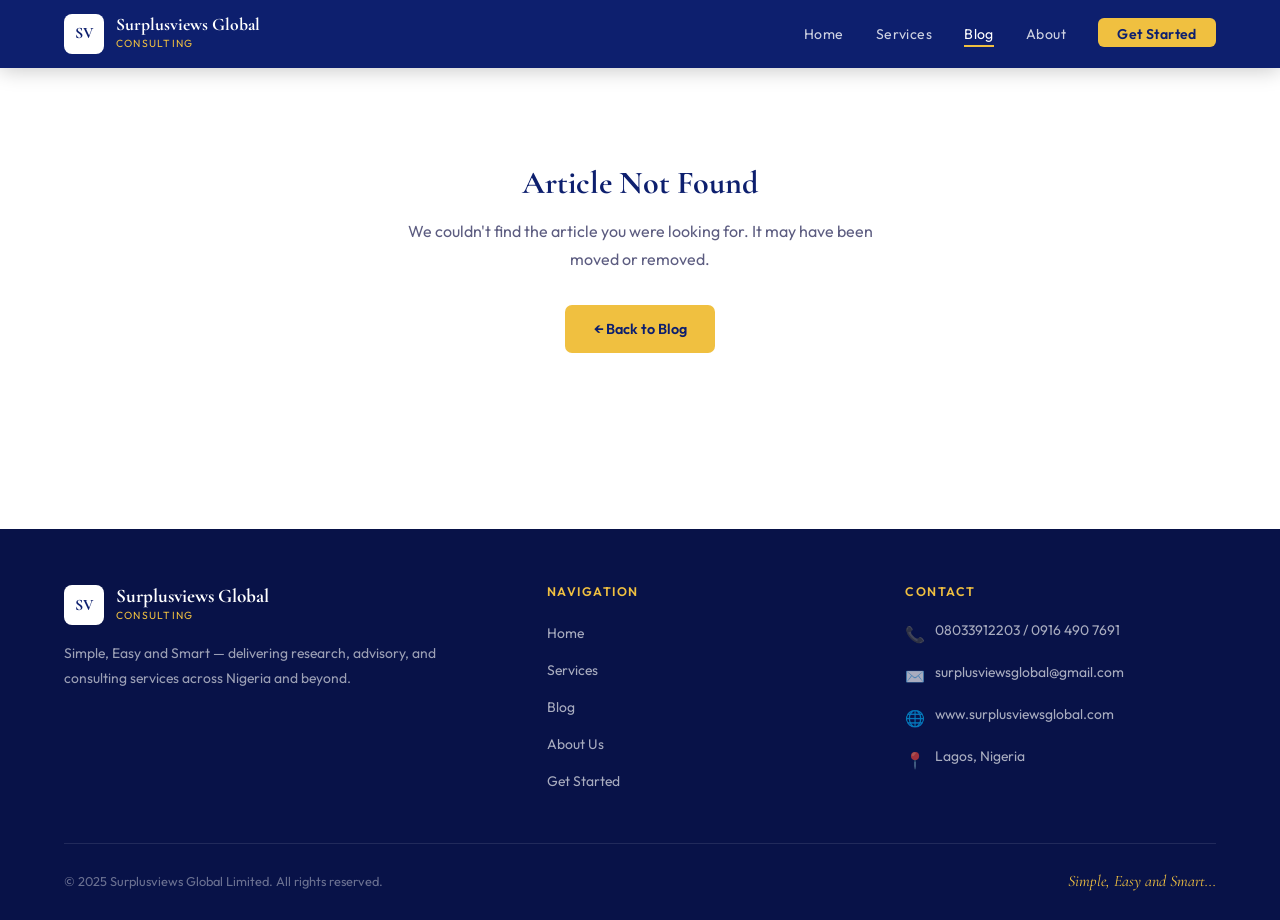
<file: article.html>
<!DOCTYPE html>
<html lang="en">
<head>
  <meta charset="UTF-8" />
  <meta name="viewport" content="width=device-width, initial-scale=1.0" />
  <title id="pageTitle">Article — Surplusviews Global Limited</title>
  <link rel="stylesheet" href="style.css" />
  <style>
    /* ─── ARTICLE HERO ─── */
    .article-hero {
      background:
        linear-gradient(180deg, rgba(8,18,72,.55) 0%, rgba(8,18,72,.92) 100%),
        var(--navy);
      background-size: cover;
      background-position: center;
      color: var(--white);
      padding: 5rem 5% 4rem;
      text-align: center;
      position: relative;
    }
    .article-hero.with-cover { padding: 8rem 5% 5rem; }
    .breadcrumb {
      display: flex;
      justify-content: center;
      gap: .4rem;
      font-size: .8rem;
      color: rgba(255,255,255,.6);
      margin-bottom: 1.5rem;
    }
    .breadcrumb a { color: var(--gold); }
    .article-tag-hero {
      display: inline-block;
      background: var(--gold);
      color: var(--navy);
      font-size: .72rem;
      font-weight: 700;
      padding: .35rem .9rem;
      border-radius: 4px;
      letter-spacing: .12em;
      text-transform: uppercase;
      margin-bottom: 1.2rem;
    }
    .article-hero h1 {
      color: var(--white);
      font-size: clamp(2rem, 4.5vw, 3.2rem);
      max-width: 880px;
      margin: 0 auto 1.2rem;
      line-height: 1.2;
    }
    .article-meta {
      color: rgba(255,255,255,.75);
      font-size: .9rem;
      letter-spacing: .02em;
    }
    .article-meta span + span::before { content: ' · '; margin: 0 .4rem; color: rgba(255,255,255,.4); }

    /* ─── ARTICLE BODY ─── */
    .article-wrap {
      max-width: 760px;
      margin: 0 auto;
      padding: 4rem 5%;
    }
    .article-excerpt {
      font-family: 'Cormorant Garamond', serif;
      font-style: italic;
      font-size: 1.35rem;
      line-height: 1.5;
      color: var(--navy);
      padding: 1.5rem 0 2rem;
      border-bottom: 1px solid var(--border);
      margin-bottom: 2.5rem;
    }
    .article-body {
      font-size: 1.05rem;
      line-height: 1.85;
      color: var(--text);
    }
    .article-body h2 {
      font-size: 1.7rem;
      color: var(--navy);
      margin: 2.5rem 0 1rem;
    }
    .article-body h3 {
      font-size: 1.3rem;
      color: var(--navy);
      margin: 2rem 0 .8rem;
    }
    .article-body p { margin-bottom: 1.4rem; }
    .article-body ul, .article-body ol { margin: 0 0 1.4rem 1.5rem; }
    .article-body li { margin-bottom: .5rem; }
    .article-body a { color: var(--navy); text-decoration: underline; }
    .article-body img {
      max-width: 100%;
      height: auto;
      border-radius: var(--r);
      margin: 1.5rem 0;
    }
    .article-body blockquote {
      border-left: 3px solid var(--gold);
      padding: .6rem 0 .6rem 1.4rem;
      color: var(--muted);
      font-style: italic;
      margin: 1.8rem 0;
    }

    .article-footer-strip {
      margin-top: 3rem;
      padding-top: 2rem;
      border-top: 1px solid var(--border);
      display: flex;
      justify-content: space-between;
      align-items: center;
      gap: 1rem;
      flex-wrap: wrap;
    }
    .article-author { font-size: .9rem; color: var(--muted); }
    .article-author strong { color: var(--navy); }

    /* ─── RELATED ─── */
    .related-wrap {
      background: var(--cream);
      padding: 4rem 5%;
    }
    .related-wrap h3 {
      font-size: 1.8rem;
      color: var(--navy);
      text-align: center;
      margin-bottom: 2rem;
    }
    .related-grid {
      display: grid;
      grid-template-columns: repeat(auto-fill, minmax(280px, 1fr));
      gap: 1.5rem;
      max-width: 1100px;
      margin: 0 auto;
    }
    .related-card {
      background: var(--white);
      border: 1px solid var(--border);
      border-radius: var(--r-lg);
      overflow: hidden;
      text-decoration: none;
      color: inherit;
      transition: box-shadow .2s, transform .2s;
      display: flex;
      flex-direction: column;
    }
    .related-card:hover { box-shadow: 0 6px 24px rgba(13,31,110,.1); transform: translateY(-3px); }
    .related-thumb {
      height: 140px;
      background-size: cover;
      background-position: center;
      background-color: var(--navy);
      display: flex;
      align-items: center;
      justify-content: center;
      font-size: 2.5rem;
      color: rgba(255,255,255,.4);
    }
    .related-body { padding: 1.2rem 1.4rem 1.4rem; }
    .related-tag {
      font-size: .68rem;
      font-weight: 700;
      letter-spacing: .1em;
      text-transform: uppercase;
      color: var(--gold-muted);
      margin-bottom: .4rem;
    }
    .related-body h4 {
      font-size: 1rem;
      color: var(--navy);
      line-height: 1.35;
      margin-bottom: .4rem;
    }
    .related-body .meta { font-size: .75rem; color: var(--muted); }

    /* ─── NOT FOUND ─── */
    .not-found {
      max-width: 600px;
      margin: 0 auto;
      padding: 6rem 5%;
      text-align: center;
    }
    .not-found h2 { font-size: 2rem; color: var(--navy); margin-bottom: 1rem; }
    .not-found p { color: var(--muted); margin-bottom: 2rem; }

    @media (max-width: 600px) {
      .article-wrap { padding: 2.5rem 5%; }
      .article-excerpt { font-size: 1.15rem; }
      .article-body { font-size: 1rem; }
    }
  </style>
</head>
<body>

<nav>
  <a href="index.html" class="logo">
    <div class="logo-badge">SV</div>
    <div class="logo-text">
      <span class="logo-name">Surplusviews Global</span>
      <span class="logo-tagline">Consulting</span>
    </div>
  </a>
  <ul class="nav-links">
    <li><a href="index.html">Home</a></li>
    <li><a href="services.html">Services</a></li>
    <li><a href="blog.html" class="active">Blog</a></li>
    <li><a href="about.html">About</a></li>
    <li><a href="order.html" class="nav-cta">Get Started</a></li>
  </ul>
  <button class="nav-hamburger" id="hamburger" aria-label="Open menu" onclick="toggleMenu()">
    <span></span><span></span><span></span>
  </button>
</nav>
<div class="nav-drawer" id="navDrawer">
  <a href="index.html">Home</a>
  <a href="services.html">Services</a>
  <a href="blog.html" class="active">Blog</a>
  <a href="about.html">About</a>
  <a href="order.html" class="drawer-cta">Get Started</a>
</div>
<script>
function toggleMenu() {
  var btn    = document.getElementById('hamburger');
  var drawer = document.getElementById('navDrawer');
  btn.classList.toggle('open');
  drawer.classList.toggle('open');
  document.body.style.overflow = drawer.classList.contains('open') ? 'hidden' : '';
}
document.querySelectorAll('.nav-drawer a').forEach(function(a) {
  a.addEventListener('click', function() {
    document.getElementById('hamburger').classList.remove('open');
    document.getElementById('navDrawer').classList.remove('open');
    document.body.style.overflow = '';
  });
});
</script>

<div id="articleRoot"></div>

<footer>
  <div class="footer-grid">
    <div class="footer-brand">
      <div class="logo">
        <div class="logo-badge">SV</div>
        <div class="logo-text">
          <span class="logo-name">Surplusviews Global</span>
          <span class="logo-tagline">Consulting</span>
        </div>
      </div>
      <p class="footer-desc">Simple, Easy and Smart — delivering research, advisory, and consulting services across Nigeria and beyond.</p>
    </div>
    <div class="footer-col">
      <h4>Navigation</h4>
      <ul>
        <li><a href="index.html">Home</a></li>
        <li><a href="services.html">Services</a></li>
        <li><a href="blog.html">Blog</a></li>
        <li><a href="about.html">About Us</a></li>
        <li><a href="order.html">Get Started</a></li>
      </ul>
    </div>
    <div class="footer-col">
      <h4>Contact</h4>
      <div class="footer-contact-item"><span class="footer-contact-icon">📞</span><span>08033912203 / 0916 490 7691</span></div>
      <div class="footer-contact-item"><span class="footer-contact-icon">✉️</span><span>surplusviewsglobal@gmail.com</span></div>
      <div class="footer-contact-item"><span class="footer-contact-icon">🌐</span><span>www.surplusviewsglobal.com</span></div>
      <div class="footer-contact-item"><span class="footer-contact-icon">📍</span><span>Lagos, Nigeria</span></div>
    </div>
  </div>
  <div class="footer-bottom">
    <span>© 2025 Surplusviews Global Limited. All rights reserved.</span>
    <span class="tagline-footer">Simple, Easy and Smart...</span>
  </div>
</footer>

<script>
/* ════════════════════════════════════════
   DEFAULT POSTS — must mirror blog.html
   so the article page works for everyone,
   not just devices that have visited admin
════════════════════════════════════════ */
const CAT_ICONS = {
  'Career Advisory':'🎓', 'Research':'📝', 'Market Intel':'🏭',
  'Policy':'📜', 'Training':'🧱', 'default':'📄'
};

const DEFAULT_POSTS = [
  {id:1, title:"How to Write a Winning Scholarship Essay in 2025", excerpt:"The competition for scholarships has never been fiercer. But with the right strategy and storytelling approach, your application can rise to the top. We break down exactly what selection committees look for — and how to give it to them.", category:"Career Advisory", date:"2025-05-02", readTime:6, author:"Surplusviews Team", published:true, featured:true,
   body:`<p>Scholarship committees read thousands of essays each year. The ones that win share a few common traits — and most of them have nothing to do with academic perfection.</p>
   <h2>Start with a story, not a summary</h2>
   <p>The opening sentence is your only shot to make a reader want to keep going. Don't introduce yourself by name and degree — open with a specific moment that reveals something about you.</p>
   <h2>Connect your past to your proposed future</h2>
   <p>Selection panels want to fund people who will use the opportunity well. Show a clear line from what you've already done to what the scholarship will help you do next.</p>
   <h2>Edit ruthlessly</h2>
   <p>Cut every sentence that doesn't earn its place. A 600-word essay that says one thing well beats a 1,000-word essay that says five things mediocrely.</p>`},

  {id:2, title:"5 Common Thesis Mistakes and How to Avoid Them", excerpt:"From weak research questions to poor referencing, we identify the pitfalls that trip up most students — and how to sidestep them.", category:"Research", date:"2025-04-18", readTime:4, author:"Surplusviews Team", published:true, featured:false,
   body:`<p>Most thesis problems trace back to decisions made in the first few weeks. Get these right and the rest of the project follows.</p>
   <h3>1. A research question that is too broad</h3><p>"The impact of education on poverty" is not a research question — it's a textbook chapter. Narrow it until it can be answered with the data and time you actually have.</p>
   <h3>2. Skipping the literature review shortcut</h3><p>Read the most recent review article in your field first. It will save you weeks.</p>
   <h3>3. Mixing methods without justification</h3><p>If you use both qualitative and quantitative data, the proposal must explain why.</p>
   <h3>4. Treating referencing as an afterthought</h3><p>Use a reference manager from day one. Fixing 150 citations the night before submission is misery.</p>
   <h3>5. Defending your draft instead of improving it</h3><p>Supervisor feedback is a gift, not an attack. Read it twice before you respond.</p>`},

  {id:3, title:"Nigeria's Emerging Industries: A Mid-Year Review", excerpt:"An analysis of the sectors showing the most growth momentum in Nigeria's economy — and what it means for investors and researchers.", category:"Market Intel", date:"2025-04-05", readTime:7, author:"Surplusviews Team", published:true, featured:false,
   body:`<p>Halfway through 2025, three sectors stand out for the speed at which they are reshaping Nigeria's economy: fintech, renewable energy, and agribusiness.</p>
   <h2>Fintech: maturation, not slowdown</h2>
   <p>The early gold-rush is over. What's emerging is a more disciplined market where embedded finance and B2B platforms are pulling ahead of consumer wallets.</p>
   <h2>Renewable energy: the off-grid story</h2>
   <p>Solar mini-grid deployments grew by an estimated 38% year-on-year. The biggest constraint is no longer capital — it's last-mile logistics.</p>
   <h2>Agribusiness: where the real value is</h2>
   <p>Mid-stream processing remains the most under-funded part of the value chain. Companies that can move tomatoes, maize, or cassava from farm to factory at scale are quietly building durable margins.</p>`},

  {id:4, title:"Understanding Social Impact Assessment Frameworks", excerpt:"A plain-language guide to the major SIA frameworks used by development organisations and government agencies across Africa.", category:"Policy", date:"2025-03-22", readTime:5, author:"Surplusviews Team", published:true, featured:false,
   body:`<p>Social Impact Assessment (SIA) sounds intimidating, but at its core it answers a simple question: who is helped and who is harmed by this project?</p>
   <h2>The three frameworks you'll meet most often</h2>
   <p>The IFC Performance Standards, the Equator Principles, and the IAIA International Principles cover roughly 80% of what you'll encounter in practice.</p>
   <p>They overlap heavily but differ in emphasis: IFC is the most operational, Equator focuses on financing decisions, and IAIA reads more like good-practice guidance for practitioners.</p>
   <h2>What a good SIA actually does</h2>
   <p>Beyond compliance, a useful SIA flags trade-offs early enough that the project design can still change. By the time the report is final, the decisions it influences are usually already made.</p>`},

  {id:5, title:"Top 10 International Scholarships Open to Nigerian Students in 2025", excerpt:"A curated list of high-value scholarships with application windows in 2025 — covering both undergraduate and postgraduate levels.", category:"Career Advisory", date:"2025-03-10", readTime:8, author:"Surplusviews Team", published:true, featured:false,
   body:`<p>We've sifted through several hundred opportunities to surface the ones that are realistically open to Nigerian applicants, fully or substantially funded, and accepting applications in 2025.</p>
   <h3>Postgraduate</h3>
   <ul>
   <li><strong>Chevening</strong> — UK government, master's level, fully funded.</li>
   <li><strong>Commonwealth Scholarships</strong> — UK study for citizens of Commonwealth countries.</li>
   <li><strong>DAAD</strong> — Germany, broad coverage of master's and doctoral study.</li>
   <li><strong>Fulbright Foreign Student Program</strong> — US, master's and PhD.</li>
   <li><strong>MasterCard Foundation Scholars Program</strong> — multiple partner universities.</li>
   </ul>
   <h3>Undergraduate</h3>
   <ul>
   <li><strong>African Leadership University</strong> — needs-based aid.</li>
   <li><strong>Mastercard Foundation at university partners</strong> — full-ride at select African and global universities.</li>
   <li><strong>University of the People</strong> — tuition-free online degrees.</li>
   </ul>
   <p>Always check the official websites for current deadlines — these change every cycle.</p>`},

  {id:6, title:"Qualitative vs Quantitative Research: Which Should You Use?", excerpt:"A practical guide to choosing the right methodology for your research project — with examples from real-world Nigerian studies.", category:"Research", date:"2025-02-28", readTime:5, author:"Surplusviews Team", published:true, featured:false,
   body:`<p>The honest answer to "which methodology should I use?" is: it depends on the question you're asking.</p>
   <h2>Use quantitative when you want to measure</h2>
   <p>How many? How often? How much? How strong is the relationship between A and B? These are quantitative questions. They need numbers, samples large enough to generalise from, and statistical tools.</p>
   <h2>Use qualitative when you want to understand</h2>
   <p>Why do people do what they do? How do they describe the experience in their own words? What patterns emerge from open conversation? Qualitative work earns its place when the goal is depth, not breadth.</p>
   <h2>Mixed methods: powerful but harder</h2>
   <p>Combining the two can give you both the "how many" and the "why". But it doubles the design work — and reviewers will notice if either side feels bolted on.</p>`},

  {id:7, title:"How to Conduct a Competitor Analysis on a Tight Budget", excerpt:"You don't need expensive tools to understand your competitive landscape. Here's how SMEs can gather actionable intelligence affordably.", category:"Market Intel", date:"2025-02-14", readTime:6, author:"Surplusviews Team", published:true, featured:false,
   body:`<p>Premium market intelligence tools are useful — and out of reach for most small businesses. The good news: you can build a perfectly serviceable competitor view with free sources and a few hours per week.</p>
   <h2>Step 1: name your real competitors</h2>
   <p>Not the famous brands in your category — the businesses your actual customers also consider. Ask five recent customers what else they looked at.</p>
   <h2>Step 2: track them systematically</h2>
   <p>A simple spreadsheet with rows for each competitor and columns for pricing, positioning, recent product changes, and visible marketing channels gives you 80% of what a paid tool would.</p>
   <h2>Step 3: review monthly, not constantly</h2>
   <p>Real competitive shifts happen on a quarterly timescale. Checking daily creates noise; checking monthly catches signal.</p>`}
];

function getPosts() {
  try { const d = localStorage.getItem('sv_posts'); return d ? JSON.parse(d) : DEFAULT_POSTS; }
  catch(e) { return DEFAULT_POSTS; }
}

function fmtDate(d) {
  if (!d) return '';
  return new Date(d).toLocaleDateString('en-GB', {day:'numeric', month:'long', year:'numeric'});
}

function getQueryId() {
  const params = new URLSearchParams(window.location.search);
  const id = params.get('id');
  return id ? parseInt(id) : null;
}

function renderNotFound() {
  document.getElementById('articleRoot').innerHTML = `
    <div class="not-found">
      <h2>Article Not Found</h2>
      <p>We couldn't find the article you were looking for. It may have been moved or removed.</p>
      <a href="blog.html" class="btn btn-primary">← Back to Blog</a>
    </div>`;
}

function renderArticle() {
  const id = getQueryId();
  if (!id) { renderNotFound(); return; }

  const posts = getPosts();
  const post = posts.find(p => p.id === id && p.published !== false);
  if (!post) { renderNotFound(); return; }

  document.getElementById('pageTitle').textContent = post.title + ' — Surplusviews Global Limited';

  const hasCover = !!post.cover;
  const heroStyle = hasCover
    ? `style="background-image: linear-gradient(180deg, rgba(8,18,72,.55) 0%, rgba(8,18,72,.92) 100%), url('${post.cover}');"`
    : '';

  // Related: same category, excluding current, max 3
  const related = posts
    .filter(p => p.id !== post.id && p.category === post.category && p.published !== false)
    .slice(0, 3);

  let html = `
    <div class="article-hero ${hasCover ? 'with-cover' : ''}" ${heroStyle}>
      <div class="breadcrumb"><a href="index.html">Home</a> / <a href="blog.html">Blog</a> / <span>${post.category}</span></div>
      <div class="article-tag-hero">${post.category}</div>
      <h1>${post.title}</h1>
      <div class="article-meta">
        <span>${fmtDate(post.date)}</span>
        <span>${post.readTime} min read</span>
        <span>By ${post.author || 'Surplusviews Team'}</span>
      </div>
    </div>

    <article class="article-wrap">
      <div class="article-excerpt">${post.excerpt}</div>
      <div class="article-body">${post.body || '<p><em>Full article content coming soon.</em></p>'}</div>
      <div class="article-footer-strip">
        <div class="article-author">Written by <strong>${post.author || 'Surplusviews Team'}</strong></div>
        <a href="blog.html" class="btn btn-outline">← Back to all articles</a>
      </div>
    </article>
  `;

  if (related.length) {
    html += `<section class="related-wrap">
      <h3>Related Articles</h3>
      <div class="related-grid">
        ${related.map(p => {
          const icon = CAT_ICONS[p.category] || CAT_ICONS.default;
          const thumb = p.cover
            ? `<div class="related-thumb" style="background-image:url('${p.cover}')"></div>`
            : `<div class="related-thumb">${icon}</div>`;
          return `<a href="article.html?id=${p.id}" class="related-card">
            ${thumb}
            <div class="related-body">
              <div class="related-tag">${p.category}</div>
              <h4>${p.title}</h4>
              <div class="meta">${fmtDate(p.date)} · ${p.readTime} min</div>
            </div>
          </a>`;
        }).join('')}
      </div>
    </section>`;
  }

  document.getElementById('articleRoot').innerHTML = html;
}

renderArticle();
</script>

</body>
</html>
</file>
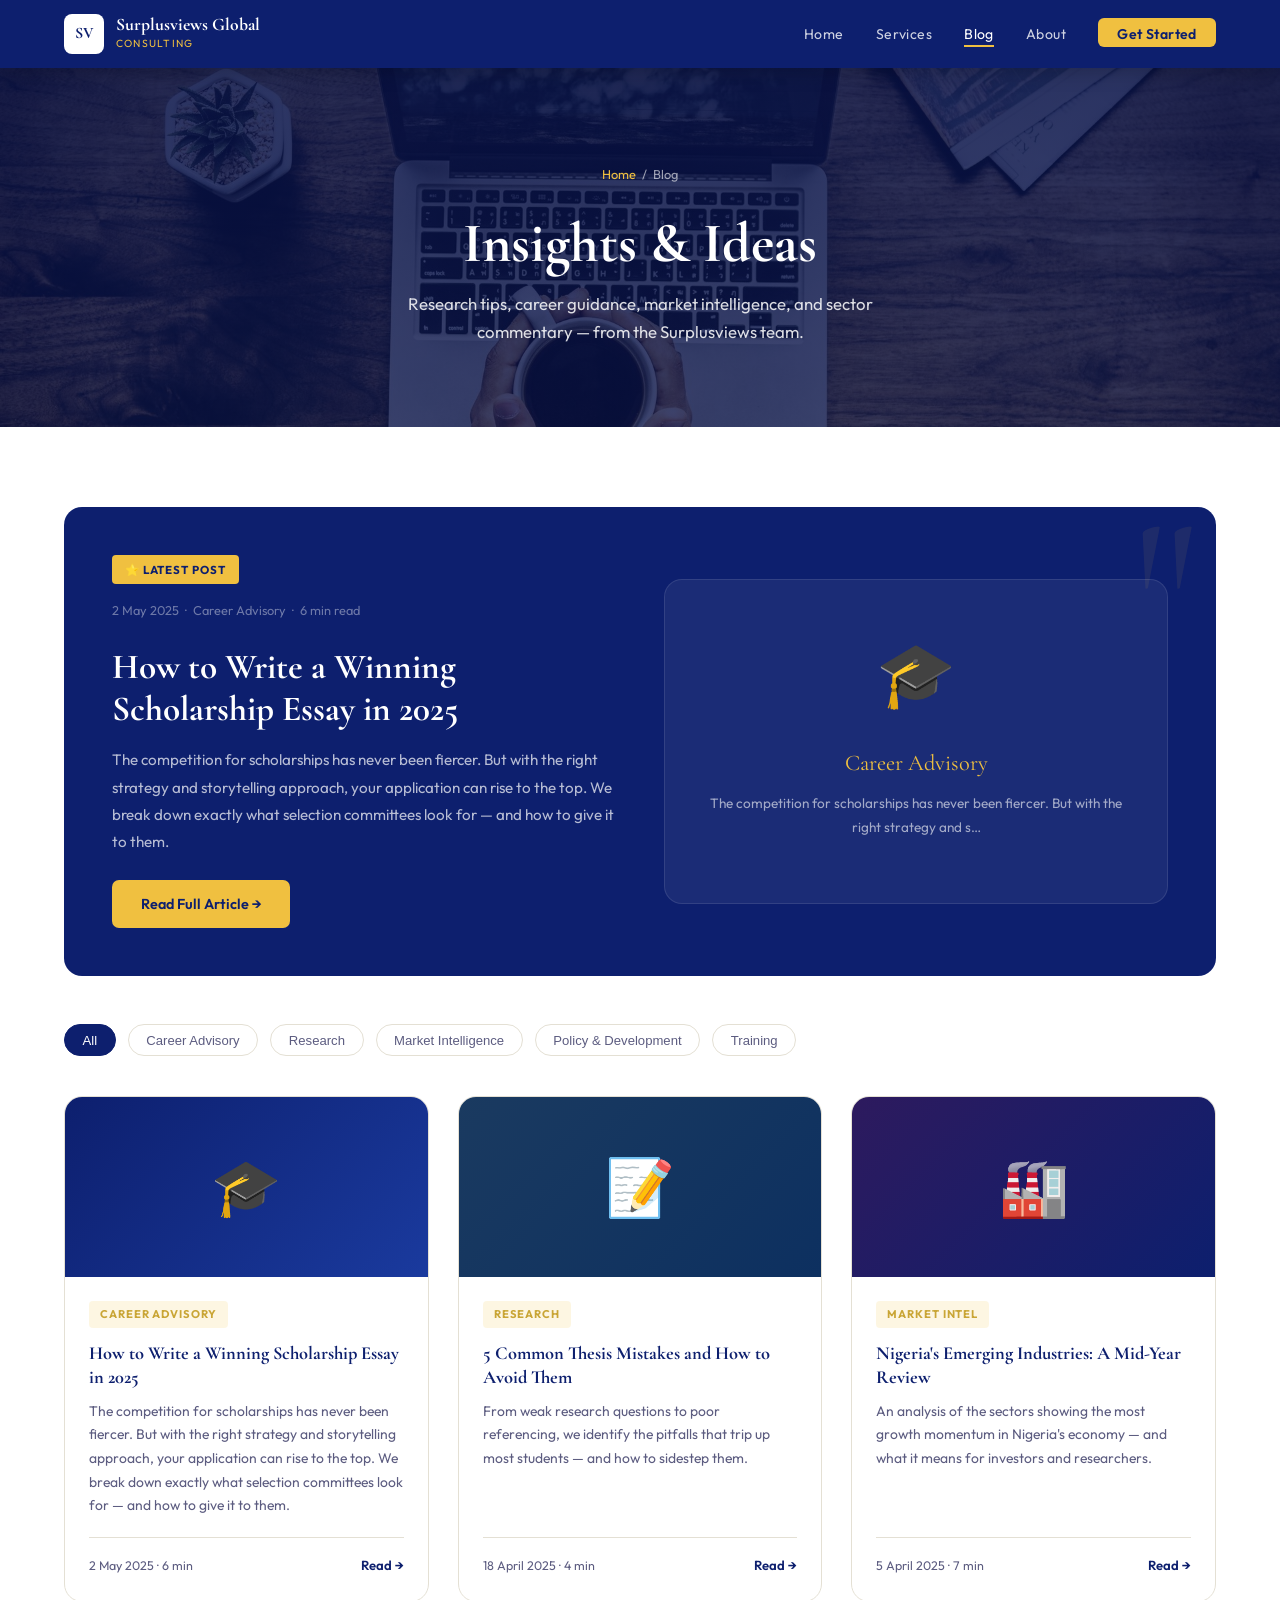
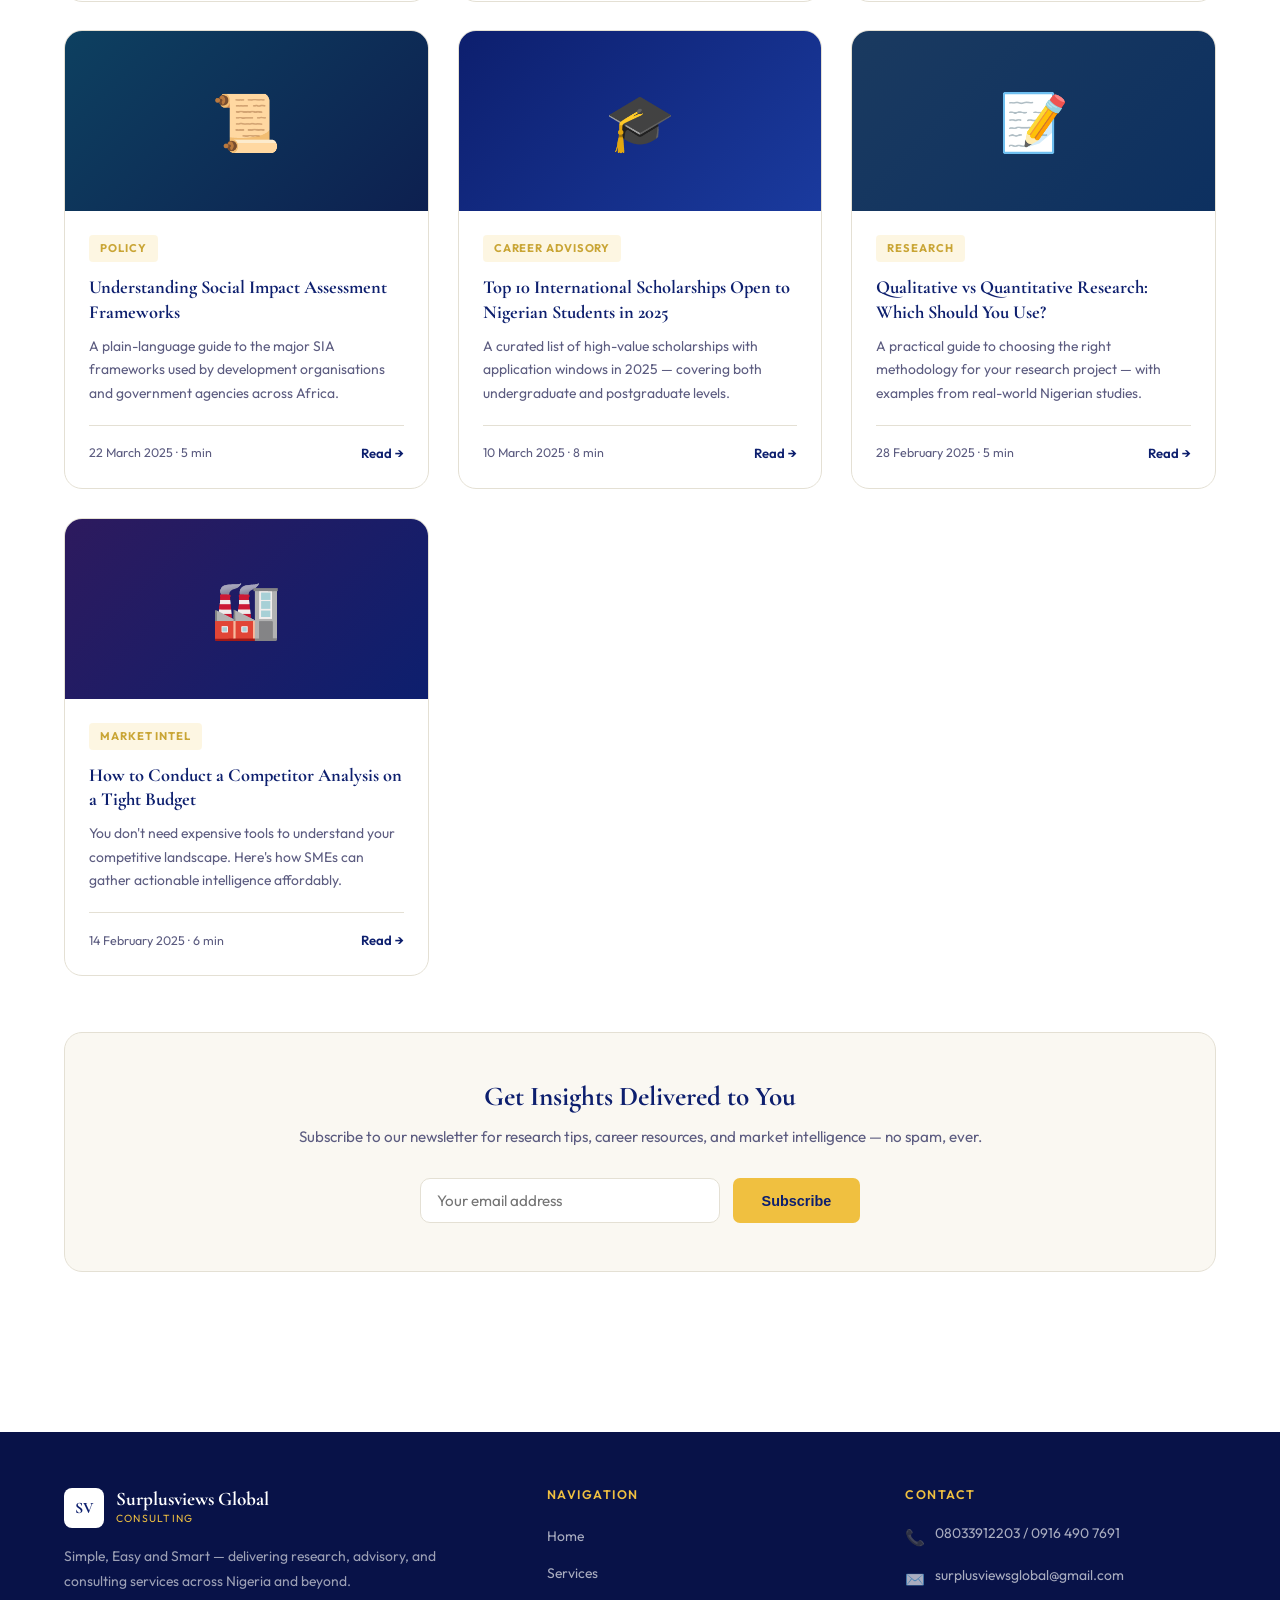
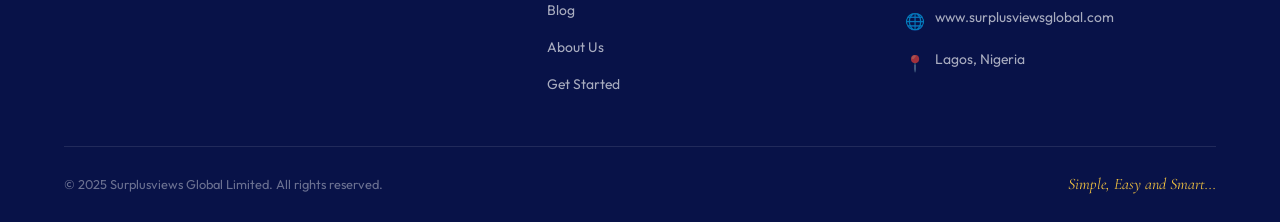
<file: blog.html>
<!DOCTYPE html>
<html lang="en">
<head>
  <meta charset="UTF-8" />
  <meta name="viewport" content="width=device-width, initial-scale=1.0" />
  <title>Blog & Insights — Surplusviews Global Limited</title>
  <link rel="stylesheet" href="style.css" />
  <style>
    .page-hero {
      background:
        linear-gradient(
          180deg,
          rgba(8, 18, 72, 0.86) 0%,
          rgba(8, 18, 72, 0.78) 100%
        ),
        url('images/hero/blog.jpg') center/cover no-repeat;
      background-color: var(--navy);
      padding: 6rem 5% 5rem;
      text-align: center;
      position: relative;
      overflow: hidden;
    }
    .page-hero > * { position: relative; z-index: 2; }
    .page-hero h1 { color: var(--white); font-size: clamp(2.2rem, 5vw, 3.5rem); margin-bottom: .8rem; }
    .page-hero p  { color: rgba(255,255,255,.85); max-width: 560px; margin: 0 auto; font-size: 1.05rem; }
    .breadcrumb {
      display: flex;
      justify-content: center;
      gap: .4rem;
      font-size: .8rem;
      color: rgba(255,255,255,.6);
      margin-bottom: 1.5rem;
    }
    .breadcrumb a { color: var(--gold); }

    /* FILTERS */
    .blog-filters {
      display: flex;
      gap: .75rem;
      flex-wrap: wrap;
      margin-bottom: 2.5rem;
    }
    .filter-btn {
      padding: .45rem 1.1rem;
      border-radius: 20px;
      font-size: .82rem;
      font-weight: 500;
      cursor: pointer;
      border: 1.5px solid var(--border);
      background: var(--white);
      color: var(--muted);
      transition: all .2s;
    }
    .filter-btn.active, .filter-btn:hover {
      background: var(--navy);
      color: var(--white);
      border-color: var(--navy);
    }

    /* FEATURED */
    .blog-featured-full {
      background: var(--navy);
      border-radius: var(--r-lg);
      padding: 3rem;
      color: var(--white);
      margin-bottom: 3rem;
      display: grid;
      grid-template-columns: 1fr 1fr;
      gap: 3rem;
      align-items: center;
      position: relative;
      overflow: hidden;
    }
    .blog-featured-full::before {
      content: '"';
      position: absolute;
      top: -20px; right: 20px;
      font-family: 'Cormorant Garamond', serif;
      font-size: 14rem;
      color: rgba(240,192,64,.08);
      line-height: 1;
      pointer-events: none;
    }
    .featured-label {
      display: inline-flex;
      align-items: center;
      gap: .4rem;
      background: var(--gold);
      color: var(--navy);
      font-size: .72rem;
      font-weight: 700;
      padding: .3rem .8rem;
      border-radius: 4px;
      letter-spacing: .08em;
      text-transform: uppercase;
      margin-bottom: 1rem;
      width: fit-content;
    }
    .blog-featured-full h2 {
      font-size: clamp(1.5rem, 3vw, 2.2rem);
      color: var(--white);
      margin-bottom: 1rem;
    }
    .blog-featured-full p {
      color: rgba(255,255,255,.7);
      font-size: .95rem;
      line-height: 1.8;
      margin-bottom: 1.5rem;
    }
    .blog-featured-full .blog-meta { color: rgba(255,255,255,.4); font-size: .8rem; margin-bottom: 1.5rem; }

    .featured-visual {
      background: rgba(255,255,255,.06);
      border: 1px solid rgba(255,255,255,.1);
      border-radius: var(--r-lg);
      padding: 2.5rem;
      text-align: center;
    }
    .featured-visual-icon { font-size: 4rem; margin-bottom: 1rem; display: block; }
    .featured-visual-title {
      font-family: 'Cormorant Garamond', serif;
      font-size: 1.4rem;
      color: var(--gold);
      margin-bottom: .5rem;
    }
    .featured-visual p { color: rgba(255,255,255,.6); font-size: .85rem; }

    /* BLOG GRID */
    .articles-grid {
      display: grid;
      grid-template-columns: repeat(auto-fill, minmax(300px, 1fr));
      gap: 1.8rem;
    }

    .article-card {
      background: var(--white);
      border: 1px solid var(--border);
      border-radius: var(--r-lg);
      overflow: hidden;
      transition: box-shadow .25s, transform .25s;
      display: flex;
      flex-direction: column;
    }
    .article-card:hover { box-shadow: 0 8px 32px rgba(13,31,110,.1); transform: translateY(-4px); }

    .article-thumb {
      height: 180px;
      display: flex;
      align-items: center;
      justify-content: center;
      font-size: 3.5rem;
      position: relative;
      background-size: cover;
      background-position: center;
      background-repeat: no-repeat;
      overflow: hidden;
    }
    .article-thumb.has-image { background-color: var(--navy); }
    .article-thumb.has-image .thumb-icon-fallback { display: none; }
    .thumb-career  { background: linear-gradient(135deg, #0d1f6e 0%, #1a3a9e 100%); }
    .thumb-research{ background: linear-gradient(135deg, #1a3a60 0%, #0d3060 100%); }
    .thumb-market  { background: linear-gradient(135deg, #2d1a5e 0%, #0d1f6e 100%); }
    .thumb-policy  { background: linear-gradient(135deg, #0d4060 0%, #0d2050 100%); }

    /* Featured post cover image */
    .featured-cover {
      width: 100%;
      aspect-ratio: 16/10;
      border-radius: var(--r-lg);
      background-size: cover;
      background-position: center;
      background-color: rgba(255,255,255,.05);
      border: 1px solid rgba(255,255,255,.1);
    }

    .article-body { padding: 1.5rem; flex: 1; display: flex; flex-direction: column; }

    .article-tag {
      display: inline-block;
      background: rgba(240,192,64,.15);
      color: var(--gold-muted);
      font-size: .7rem;
      font-weight: 700;
      padding: .25rem .7rem;
      border-radius: 4px;
      letter-spacing: .08em;
      text-transform: uppercase;
      margin-bottom: .8rem;
      width: fit-content;
    }

    .article-body h3 {
      font-size: 1.15rem;
      color: var(--navy);
      margin-bottom: .6rem;
      line-height: 1.35;
    }
    .article-body p { font-size: .87rem; color: var(--muted); line-height: 1.7; margin-bottom: 1.2rem; flex: 1; }

    .article-footer {
      display: flex;
      align-items: center;
      justify-content: space-between;
      border-top: 1px solid var(--border);
      padding-top: 1rem;
      font-size: .78rem;
      color: var(--muted);
    }

    .read-link {
      color: var(--navy);
      font-weight: 600;
      font-size: .82rem;
      display: flex;
      align-items: center;
      gap: .3rem;
      transition: gap .2s;
    }
    .read-link:hover { gap: .6rem; }

    /* NEWSLETTER */
    .newsletter {
      background: var(--cream);
      border-radius: var(--r-lg);
      padding: 3rem;
      text-align: center;
      margin-top: 3.5rem;
      border: 1px solid var(--border);
    }
    .newsletter h3 { font-size: 1.7rem; color: var(--navy); margin-bottom: .6rem; }
    .newsletter p  { color: var(--muted); margin-bottom: 1.8rem; font-size: .95rem; }
    .newsletter-form { display: flex; gap: .8rem; max-width: 440px; margin: 0 auto; }
    .newsletter-form input { flex: 1; }

    @media (max-width: 800px) {
      .blog-featured-full { grid-template-columns: 1fr; }
      .featured-visual { display: none; }
    }
  </style>
</head>
<body>

<nav>
  <a href="index.html" class="logo">
    <div class="logo-badge">SV</div>
    <div class="logo-text">
      <span class="logo-name">Surplusviews Global</span>
      <span class="logo-tagline">Consulting</span>
    </div>
  </a>
  <ul class="nav-links">
    <li><a href="index.html">Home</a></li>
    <li><a href="services.html">Services</a></li>
    <li><a href="blog.html" class="active">Blog</a></li>
    <li><a href="about.html">About</a></li>
    <li><a href="order.html" class="nav-cta">Get Started</a></li>
  </ul>
  <button class="nav-hamburger" id="hamburger" aria-label="Open menu" onclick="toggleMenu()">
    <span></span><span></span><span></span>
  </button>
</nav>
<div class="nav-drawer" id="navDrawer">
  <a href="index.html">Home</a>
  <a href="services.html">Services</a>
  <a href="blog.html"  class="active">Blog</a>
  <a href="about.html">About</a>
  <a href="order.html" class="drawer-cta">Get Started</a>
</div>
<script>
function toggleMenu() {
  var btn    = document.getElementById('hamburger');
  var drawer = document.getElementById('navDrawer');
  btn.classList.toggle('open');
  drawer.classList.toggle('open');
  document.body.style.overflow = drawer.classList.contains('open') ? 'hidden' : '';
}
document.querySelectorAll('.nav-drawer a').forEach(function(a) {
  a.addEventListener('click', function() {
    document.getElementById('hamburger').classList.remove('open');
    document.getElementById('navDrawer').classList.remove('open');
    document.body.style.overflow = '';
  });
});
</script>

<div class="page-hero">
  <div class="breadcrumb"><a href="index.html">Home</a> / <span>Blog</span></div>
  <h1>Insights &amp; Ideas</h1>
  <p>Research tips, career guidance, market intelligence, and sector commentary — from the Surplusviews team.</p>
</div>

<section class="section">

  <!-- FEATURED POST -->
  <div class="blog-featured-full fade-up">
    <div id="featuredPostContent">
      <!-- Filled by JS -->
    </div>
    <div class="featured-visual" id="featuredPostVisual">
      <!-- Filled by JS -->
    </div>
  </div>

  <!-- FILTERS -->
  <div class="blog-filters" id="blogFilters">
    <button class="filter-btn active" onclick="filterPosts('', this)">All</button>
    <button class="filter-btn" onclick="filterPosts('Career Advisory', this)">Career Advisory</button>
    <button class="filter-btn" onclick="filterPosts('Research', this)">Research</button>
    <button class="filter-btn" onclick="filterPosts('Market Intel', this)">Market Intelligence</button>
    <button class="filter-btn" onclick="filterPosts('Policy', this)">Policy &amp; Development</button>
    <button class="filter-btn" onclick="filterPosts('Training', this)">Training</button>
  </div>

  <!-- ARTICLES -->
  <div class="articles-grid" id="articlesGrid"></div>

  <!-- NEWSLETTER -->
  <div class="newsletter fade-up">
    <h3>Get Insights Delivered to You</h3>
    <p>Subscribe to our newsletter for research tips, career resources, and market intelligence — no spam, ever.</p>
    <div class="newsletter-form">
      <input type="email" placeholder="Your email address" />
      <button class="btn btn-primary">Subscribe</button>
    </div>
  </div>

</section>

<script>
const CAT_ICONS = {
  'Career Advisory':'🎓', 'Research':'📝', 'Market Intel':'🏭',
  'Policy':'📜', 'Training':'🧱', 'default':'📄'
};
const CAT_CLASSES = {
  'Career Advisory':'thumb-career', 'Research':'thumb-research',
  'Market Intel':'thumb-market', 'Policy':'thumb-policy',
  'Training':'thumb-policy', 'default':'thumb-research'
};

const DEFAULT_POSTS = [
  {id:1, title:"How to Write a Winning Scholarship Essay in 2025", excerpt:"The competition for scholarships has never been fiercer. But with the right strategy and storytelling approach, your application can rise to the top. We break down exactly what selection committees look for — and how to give it to them.", category:"Career Advisory", date:"2025-05-02", readTime:6, author:"Surplusviews Team", published:true, featured:true},
  {id:2, title:"5 Common Thesis Mistakes and How to Avoid Them", excerpt:"From weak research questions to poor referencing, we identify the pitfalls that trip up most students — and how to sidestep them.", category:"Research", date:"2025-04-18", readTime:4, author:"Surplusviews Team", published:true, featured:false},
  {id:3, title:"Nigeria's Emerging Industries: A Mid-Year Review", excerpt:"An analysis of the sectors showing the most growth momentum in Nigeria's economy — and what it means for investors and researchers.", category:"Market Intel", date:"2025-04-05", readTime:7, author:"Surplusviews Team", published:true, featured:false},
  {id:4, title:"Understanding Social Impact Assessment Frameworks", excerpt:"A plain-language guide to the major SIA frameworks used by development organisations and government agencies across Africa.", category:"Policy", date:"2025-03-22", readTime:5, author:"Surplusviews Team", published:true, featured:false},
  {id:5, title:"Top 10 International Scholarships Open to Nigerian Students in 2025", excerpt:"A curated list of high-value scholarships with application windows in 2025 — covering both undergraduate and postgraduate levels.", category:"Career Advisory", date:"2025-03-10", readTime:8, author:"Surplusviews Team", published:true, featured:false},
  {id:6, title:"Qualitative vs Quantitative Research: Which Should You Use?", excerpt:"A practical guide to choosing the right methodology for your research project — with examples from real-world Nigerian studies.", category:"Research", date:"2025-02-28", readTime:5, author:"Surplusviews Team", published:true, featured:false},
  {id:7, title:"How to Conduct a Competitor Analysis on a Tight Budget", excerpt:"You don't need expensive tools to understand your competitive landscape. Here's how SMEs can gather actionable intelligence affordably.", category:"Market Intel", date:"2025-02-14", readTime:6, author:"Surplusviews Team", published:true, featured:false}
];

function getPosts() {
  try { const d = localStorage.getItem('sv_posts'); return d ? JSON.parse(d) : DEFAULT_POSTS; } catch(e) { return DEFAULT_POSTS; }
}

function fmtDate(d) {
  if (!d) return '';
  return new Date(d).toLocaleDateString('en-GB', {day:'numeric', month:'long', year:'numeric'});
}

let currentFilter = '';

function filterPosts(cat, btn) {
  currentFilter = cat;
  document.querySelectorAll('.filter-btn').forEach(b => b.classList.remove('active'));
  btn.classList.add('active');
  renderGrid();
}

function renderFeatured() {
  const posts = getPosts().filter(p => p.published !== false);
  const featured = posts.find(p => p.featured) || posts[0];
  if (!featured) return;

  const icon = CAT_ICONS[featured.category] || CAT_ICONS.default;
  document.getElementById('featuredPostContent').innerHTML = `
    <div class="featured-label">⭐ Latest Post</div>
    <div class="blog-meta">${fmtDate(featured.date)} &nbsp;·&nbsp; ${featured.category} &nbsp;·&nbsp; ${featured.readTime} min read</div>
    <h2>${featured.title}</h2>
    <p>${featured.excerpt}</p>
    <a href="article.html?id=${featured.id}" class="btn btn-primary">Read Full Article →</a>`;

  const visual = document.getElementById('featuredPostVisual');
  if (featured.cover) {
    visual.innerHTML = `<div class="featured-cover" style="background-image:url('${featured.cover}')"></div>`;
  } else {
    visual.innerHTML = `
      <span class="featured-visual-icon">${icon}</span>
      <div class="featured-visual-title">${featured.category}</div>
      <p>${featured.excerpt.slice(0,90)}…</p>`;
  }
}

function renderGrid() {
  let posts = getPosts().filter(p => p.published !== false);
  if (currentFilter) posts = posts.filter(p => p.category === currentFilter);
  const grid = document.getElementById('articlesGrid');

  if (!posts.length) {
    grid.innerHTML = '<p style="color:var(--muted);padding:2rem 0;">No articles found in this category yet.</p>';
    return;
  }

  grid.innerHTML = posts.map((p, i) => {
    const icon  = CAT_ICONS[p.category] || CAT_ICONS.default;
    const cls   = CAT_CLASSES[p.category] || CAT_CLASSES.default;
    const delay = ['','delay-1','delay-2'][i % 3];
    const hasCover = !!p.cover;
    const thumbStyle = hasCover ? `style="background-image:url('${p.cover}')"` : '';
    const thumbClass = hasCover ? 'has-image' : cls;
    const thumbContent = hasCover ? '' : icon;
    return `
      <a href="article.html?id=${p.id}" class="article-card fade-up ${delay}" style="text-decoration:none;color:inherit;">
        <div class="article-thumb ${thumbClass}" ${thumbStyle}>${thumbContent}</div>
        <div class="article-body">
          <div class="article-tag">${p.category}</div>
          <h3>${p.title}</h3>
          <p>${p.excerpt}</p>
          <div class="article-footer">
            <span>${fmtDate(p.date)} · ${p.readTime} min</span>
            <span class="read-link">Read →</span>
          </div>
        </div>
      </a>`;
  }).join('');
}

renderFeatured();
renderGrid();
</script>

<footer>
  <div class="footer-grid">
    <div class="footer-brand">
      <div class="logo">
        <div class="logo-badge">SV</div>
        <div class="logo-text">
          <span class="logo-name">Surplusviews Global</span>
          <span class="logo-tagline">Consulting</span>
        </div>
      </div>
      <p class="footer-desc">Simple, Easy and Smart — delivering research, advisory, and consulting services across Nigeria and beyond.</p>
    </div>
    <div class="footer-col">
      <h4>Navigation</h4>
      <ul>
        <li><a href="index.html">Home</a></li>
        <li><a href="services.html">Services</a></li>
        <li><a href="blog.html">Blog</a></li>
        <li><a href="about.html">About Us</a></li>
        <li><a href="order.html">Get Started</a></li>
      </ul>
    </div>
    <div class="footer-col">
      <h4>Contact</h4>
      <div class="footer-contact-item"><span class="footer-contact-icon">📞</span><span>08033912203 / 0916 490 7691</span></div>
      <div class="footer-contact-item"><span class="footer-contact-icon">✉️</span><span>surplusviewsglobal@gmail.com</span></div>
      <div class="footer-contact-item"><span class="footer-contact-icon">🌐</span><span>www.surplusviewsglobal.com</span></div>
      <div class="footer-contact-item"><span class="footer-contact-icon">📍</span><span>Lagos, Nigeria</span></div>
    </div>
  </div>
  <div class="footer-bottom">
    <span>© 2025 Surplusviews Global Limited. All rights reserved.</span>
    <span class="tagline-footer">Simple, Easy and Smart...</span>
  </div>
</footer>

</body>
</html>
</file>
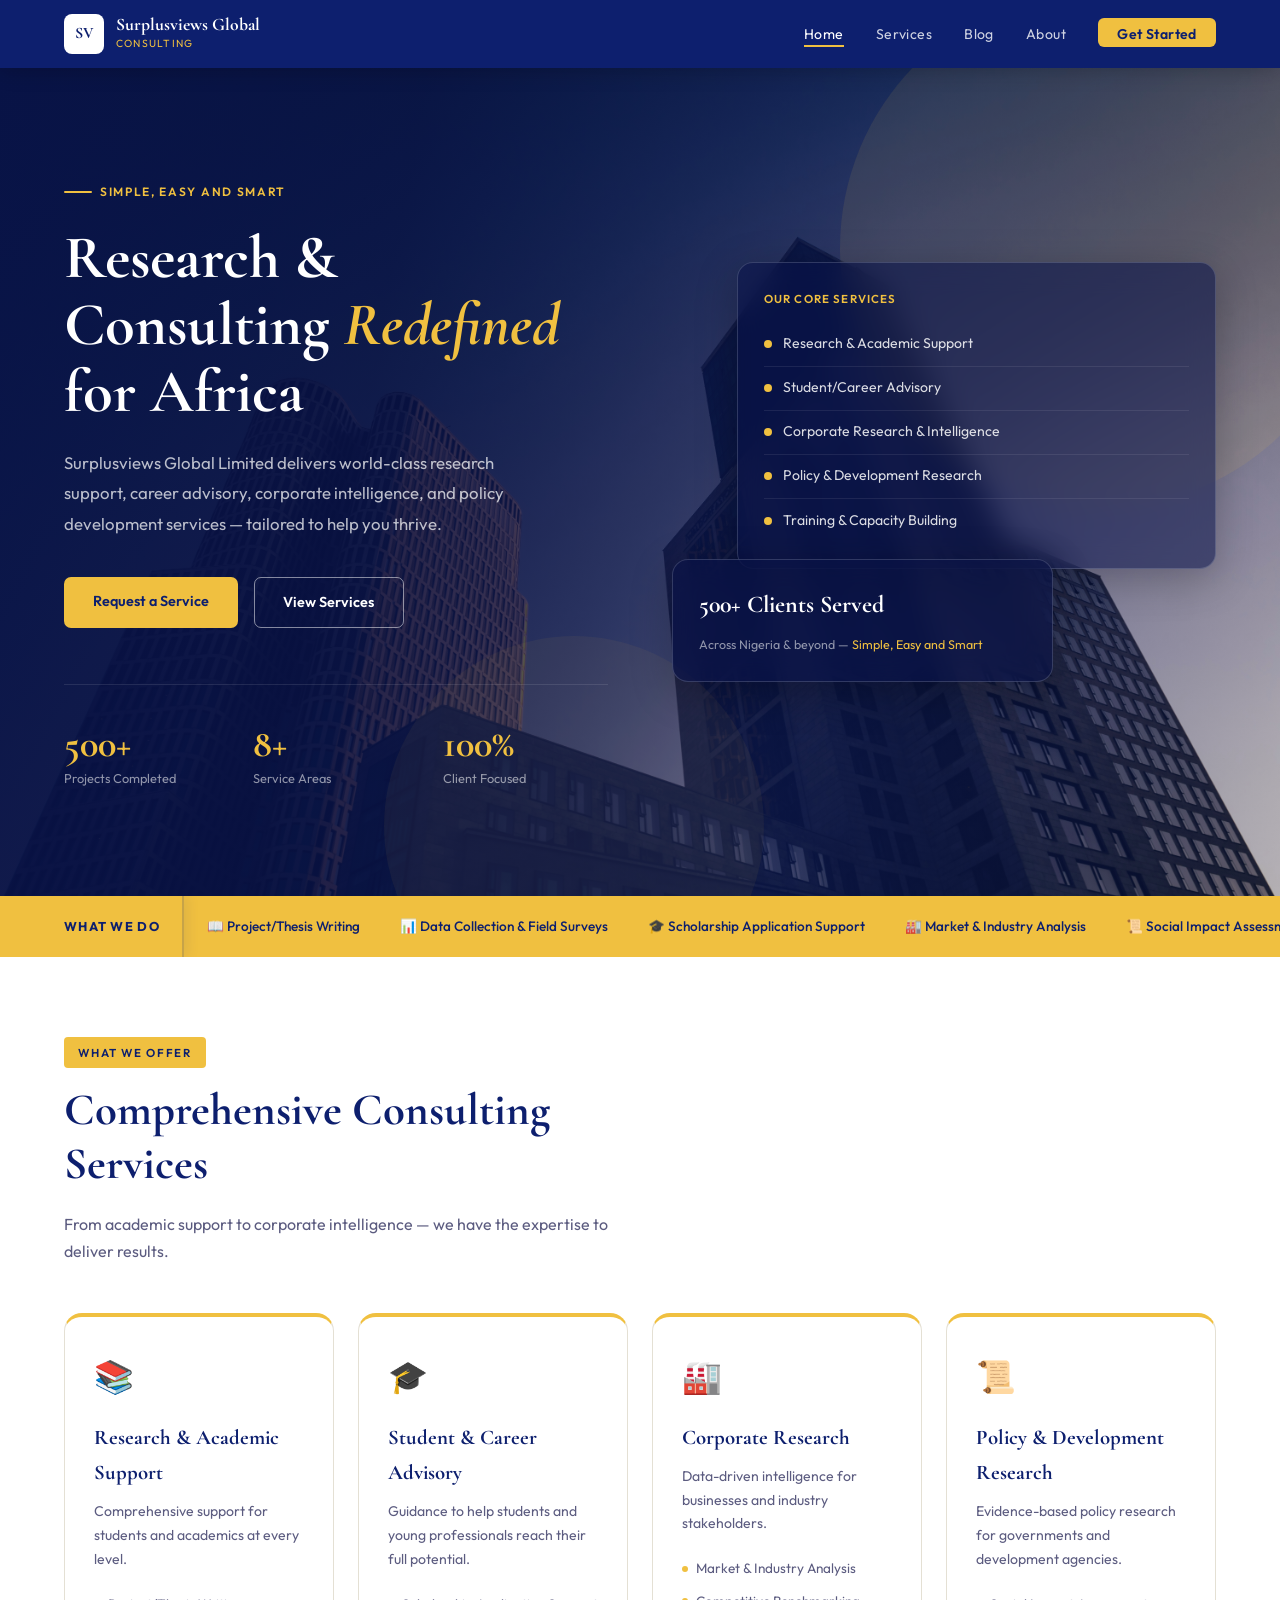
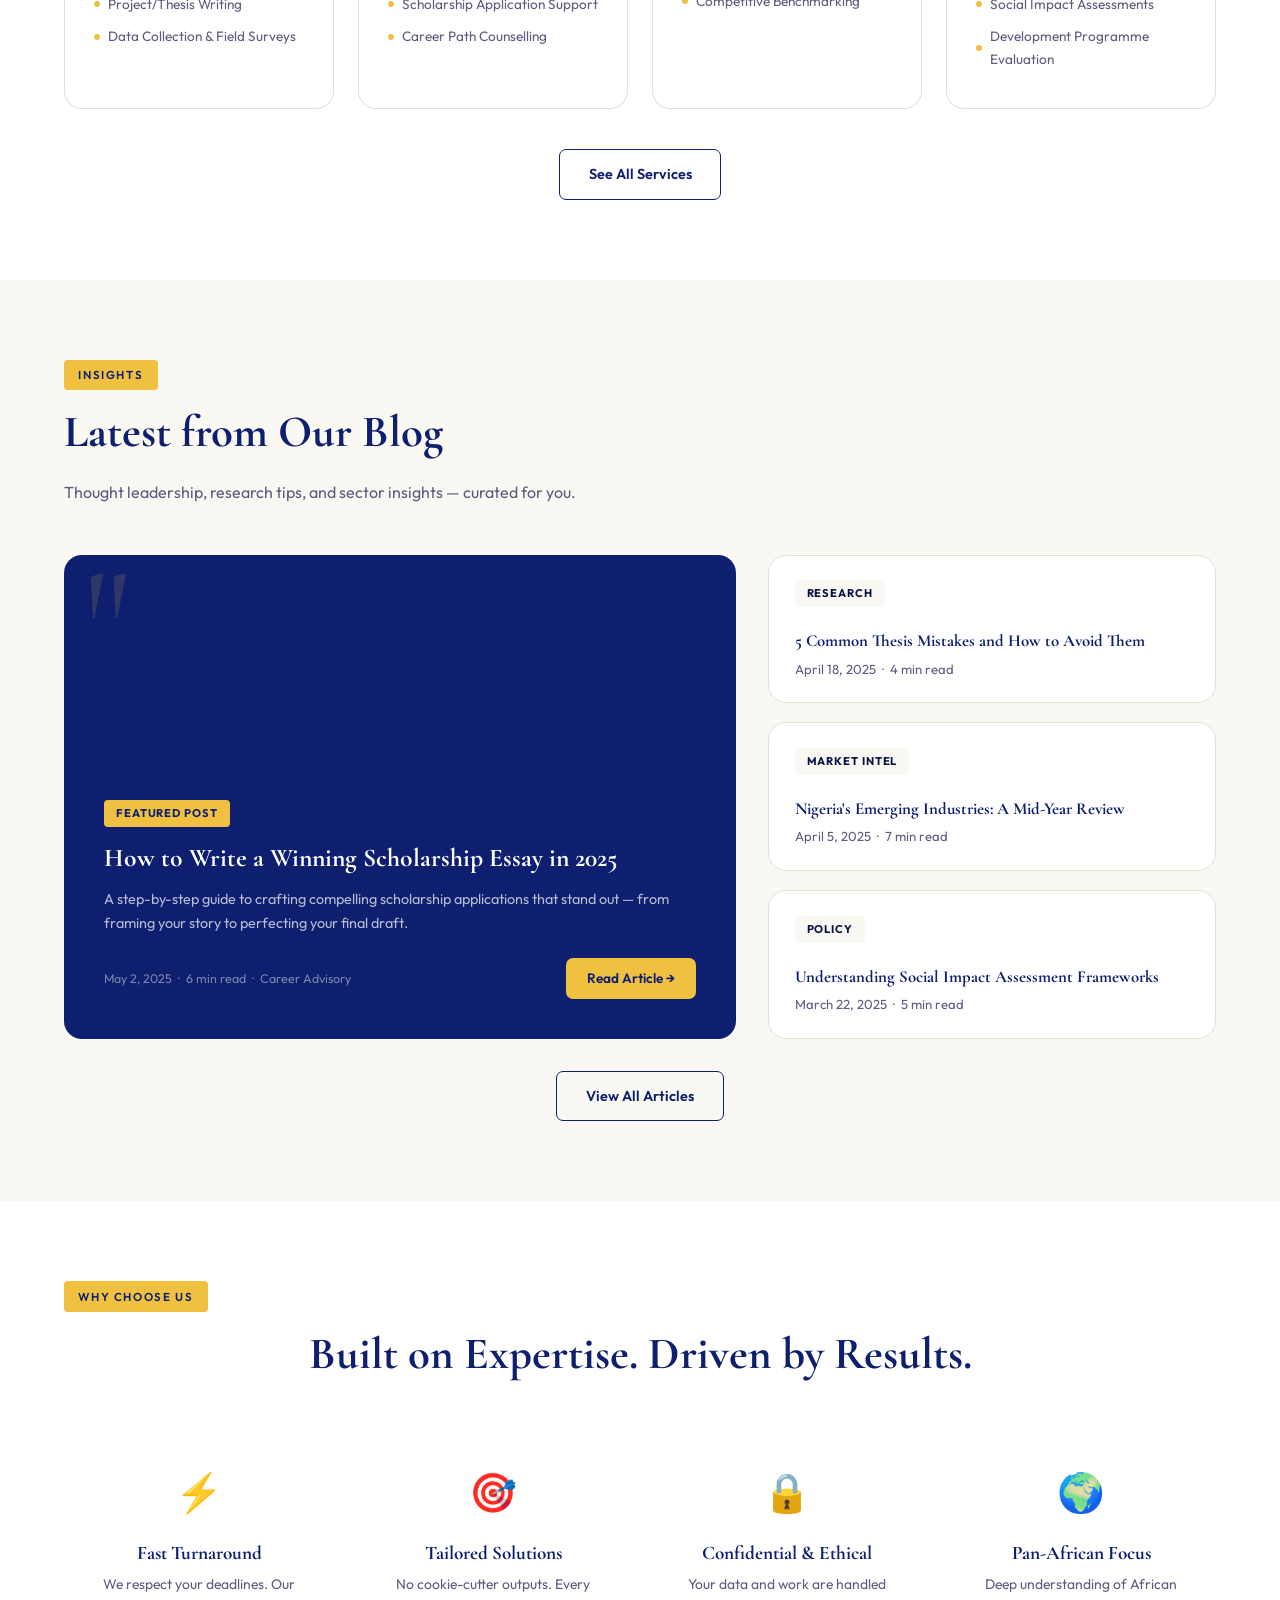
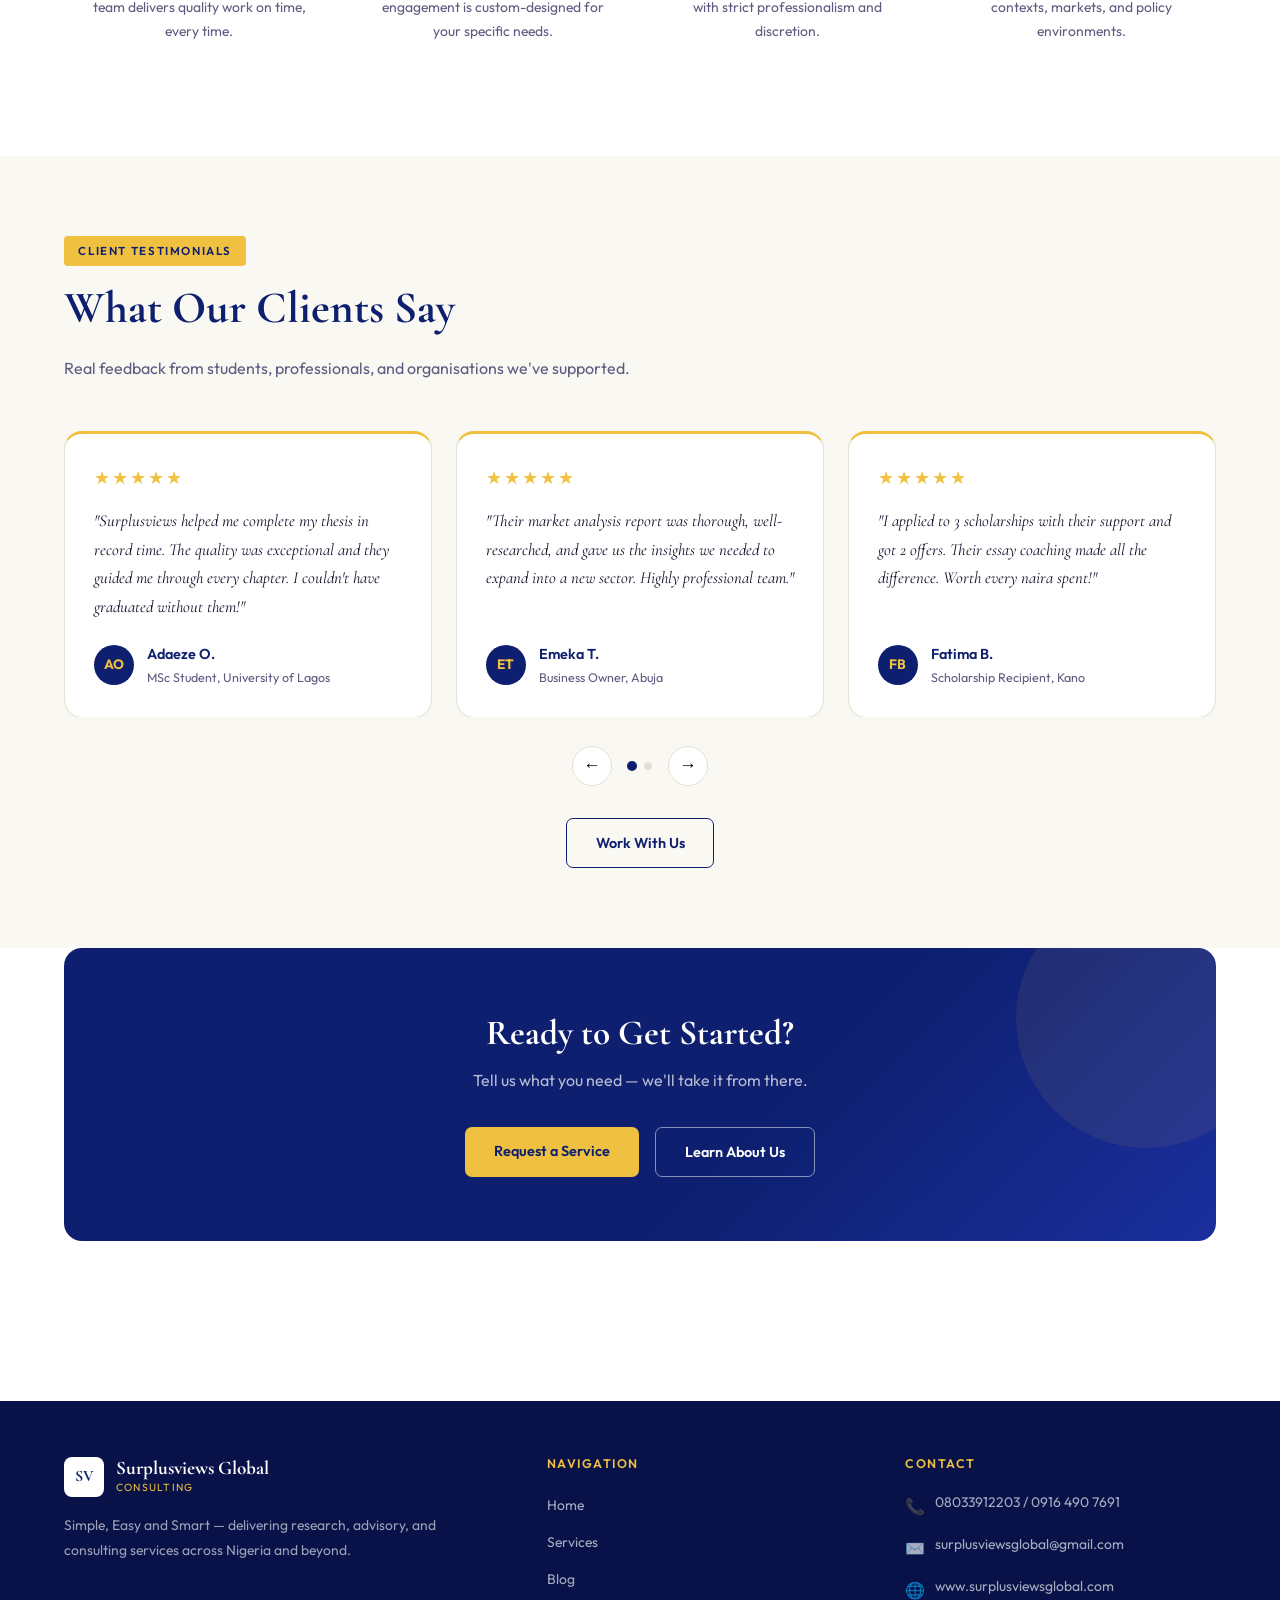
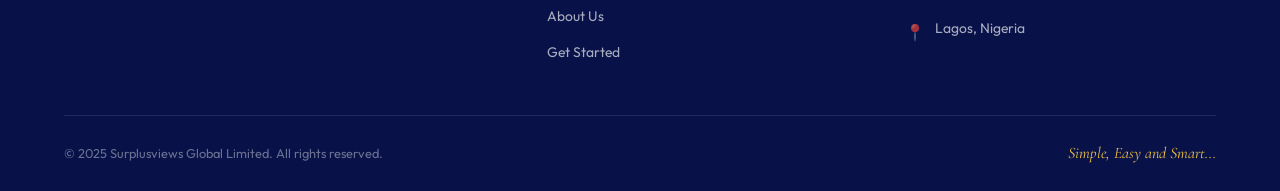
<file: index5.html>
<!DOCTYPE html>
<html lang="en">
<head>
  <meta charset="UTF-8" />
  <meta name="viewport" content="width=device-width, initial-scale=1.0" />
  <title>Surplusviews Global Limited — Consulting</title>
  <link rel="stylesheet" href="style.css" />
  <style>
    /* ── HERO ── */
    .hero {
      background:
        linear-gradient(
          100deg,
          rgba(8, 18, 72, 0.94) 0%,
          rgba(8, 18, 72, 0.86) 30%,
          rgba(13, 31, 110, 0.55) 65%,
          rgba(13, 31, 110, 0.30) 100%
        ),
        url('images/hero/tall-building.jpg') center/cover no-repeat;
      background-color: var(--navy);
      min-height: 92vh;
      display: flex;
      align-items: center;
      padding: 5rem 5%;
      position: relative;
      overflow: hidden;
      margin-bottom: 0;
    }

    .hero::before {
      content: '';
      position: absolute;
      top: -80px; right: -80px;
      width: 520px; height: 520px;
      border-radius: 50%;
      background: rgba(240,192,64,.09);
      pointer-events: none;
    }

    .hero::after {
      content: '';
      position: absolute;
      bottom: -120px; left: 30%;
      width: 380px; height: 380px;
      border-radius: 50%;
      background: rgba(240,192,64,.05);
      pointer-events: none;
    }

    .hero-inner {
      display: grid;
      grid-template-columns: 1fr 1fr;
      gap: 4rem;
      align-items: center;
      max-width: 1200px;
      margin: 0 auto;
      width: 100%;
      position: relative;
      z-index: 2;
    }

    .hero-eyebrow {
      display: inline-flex;
      align-items: center;
      gap: .5rem;
      font-size: .75rem;
      font-weight: 600;
      letter-spacing: .14em;
      text-transform: uppercase;
      color: var(--gold);
      margin-bottom: 1.4rem;
    }

    .hero-eyebrow::before {
      content: '';
      display: inline-block;
      width: 28px; height: 2px;
      background: var(--gold);
      border-radius: 2px;
    }

    .hero h1 {
      font-size: clamp(2.4rem, 5vw, 3.8rem);
      color: var(--white);
      line-height: 1.1;
      margin-bottom: 1.4rem;
    }

    .hero h1 em {
      color: var(--gold);
      font-style: italic;
    }

    .hero-desc {
      color: rgba(255,255,255,.72);
      font-size: 1.05rem;
      max-width: 460px;
      margin-bottom: 2.4rem;
      line-height: 1.8;
    }

    .hero-btns { display: flex; gap: 1rem; flex-wrap: wrap; }

    .hero-stats {
      display: grid;
      grid-template-columns: repeat(3, 1fr);
      gap: 1.5rem;
      margin-top: 3.5rem;
      padding-top: 2.5rem;
      border-top: 1px solid rgba(255,255,255,.1);
    }

    .stat-num {
      font-family: 'Cormorant Garamond', serif;
      font-size: 2.4rem;
      font-weight: 700;
      color: var(--gold);
      line-height: 1;
    }

    .stat-label {
      font-size: .8rem;
      color: rgba(255,255,255,.55);
      margin-top: .3rem;
    }

    /* Hero right: floating card */
    .hero-card-stack { position: relative; height: 440px; }

    .hcard {
      position: absolute;
      background: rgba(8, 18, 72, 0.55);
      border: 1px solid rgba(255,255,255,.16);
      border-radius: 16px;
      padding: 1.6rem;
      backdrop-filter: blur(14px);
      -webkit-backdrop-filter: blur(14px);
      box-shadow: 0 10px 40px rgba(0,0,0,.25);
    }

    .hcard-main {
      width: 88%;
      top: 0; right: 0;
      animation: float1 5s ease-in-out infinite;
    }

    .hcard-secondary {
      width: 70%;
      bottom: 20px; left: 0;
      animation: float2 6s ease-in-out infinite;
    }

    @keyframes float1 {
      0%, 100% { transform: translateY(0); }
      50%       { transform: translateY(-12px); }
    }
    @keyframes float2 {
      0%, 100% { transform: translateY(0); }
      50%       { transform: translateY(10px); }
    }

    .hcard-title {
      font-size: .72rem;
      font-weight: 600;
      text-transform: uppercase;
      letter-spacing: .1em;
      color: var(--gold);
      margin-bottom: .9rem;
    }

    .hcard-service {
      display: flex;
      align-items: center;
      gap: .7rem;
      padding: .6rem 0;
      border-bottom: 1px solid rgba(255,255,255,.08);
      color: rgba(255,255,255,.85);
      font-size: .88rem;
    }

    .hcard-service:last-child { border-bottom: none; }

    .hcard-dot {
      width: 8px; height: 8px;
      background: var(--gold);
      border-radius: 50%;
      flex-shrink: 0;
    }

    .hcard-icon-big {
      font-size: 2.2rem;
      margin-bottom: .6rem;
    }

    .hcard-metric {
      font-family: 'Cormorant Garamond', serif;
      font-size: 2rem;
      font-weight: 700;
      color: var(--white);
    }

    .hcard-metric-label {
      font-size: .78rem;
      color: rgba(255,255,255,.55);
      margin-top: .2rem;
    }

    /* ── SERVICES STRIP ── */
    .services-strip {
      background: var(--gold);
      display: flex;
      align-items: stretch;
      position: relative;
      z-index: 2;
      margin-bottom: 0;
      overflow: hidden;
    }

    .strip-label {
      flex-shrink: 0;
      display: flex;
      align-items: center;
      padding: 1.2rem 1.4rem 1.2rem 5%;
      background: var(--gold);
      font-weight: 700;
      font-size: .8rem;
      letter-spacing: .1em;
      text-transform: uppercase;
      color: var(--navy);
      white-space: nowrap;
      position: relative;
      z-index: 2;
      border-right: 2px solid rgba(13, 31, 110, .18);
      box-shadow: 4px 0 12px rgba(13, 31, 110, .08);
    }

    .strip-marquee {
      flex: 1;
      overflow: hidden;
      display: flex;
      align-items: center;
      padding: 1.2rem 5% 1.2rem 1.4rem;
      min-width: 0;
    }

    .strip-items {
      display: flex;
      gap: 2.5rem;
      animation: scrollStrip 20s linear infinite;
      flex-shrink: 0;
    }

    .strip-item {
      display: flex;
      align-items: center;
      gap: .5rem;
      white-space: nowrap;
      font-size: .85rem;
      font-weight: 500;
      color: var(--navy);
    }

    @keyframes scrollStrip {
      from { transform: translateX(0); }
      to   { transform: translateX(-50%); }
    }

    @media (max-width: 620px) {
      .strip-label {
        padding: .9rem 1rem .9rem 1rem;
        font-size: .72rem;
      }
      .strip-marquee { padding: .9rem 1rem .9rem 1rem; }
      .strip-item { font-size: .8rem; }
    }

    /* ── SERVICES GRID ── */
    .services-grid {
      display: grid;
      grid-template-columns: repeat(auto-fit, minmax(260px, 1fr));
      gap: 1.5rem;
    }

    .svc-card {
      background: var(--white);
      border: 1px solid var(--border);
      border-radius: var(--r-lg);
      padding: 2rem 1.8rem;
      transition: box-shadow .25s, transform .25s;
      border-top: 4px solid var(--gold);
    }

    .svc-card:hover { box-shadow: 0 10px 36px rgba(13,31,110,.12); transform: translateY(-4px); }

    .svc-icon {
      font-size: 2rem;
      margin-bottom: 1rem;
    }

    .svc-title {
      font-family: 'Cormorant Garamond', serif;
      font-size: 1.3rem;
      color: var(--navy);
      font-weight: 700;
      margin-bottom: .6rem;
    }

    .svc-desc {
      font-size: .88rem;
      color: var(--muted);
      line-height: 1.7;
    }

    .svc-list {
      margin-top: 1rem;
      padding-left: 0;
      list-style: none;
    }

    .svc-list li {
      font-size: .85rem;
      color: var(--muted);
      padding: .3rem 0;
      display: flex;
      align-items: center;
      gap: .5rem;
    }

    .svc-list li::before {
      content: '';
      width: 6px; height: 6px;
      background: var(--gold);
      border-radius: 50%;
      flex-shrink: 0;
    }

    /* ── BLOG PREVIEW ── */
    .blog-grid {
      display: grid;
      grid-template-columns: 1.5fr 1fr;
      gap: 2rem;
    }

    .blog-featured {
      background: var(--navy);
      border-radius: var(--r-lg);
      padding: 2.5rem;
      color: var(--white);
      display: flex;
      flex-direction: column;
      justify-content: flex-end;
      min-height: 400px;
      position: relative;
      overflow: hidden;
    }

    .blog-featured::before {
      content: '"';
      position: absolute;
      top: -10px; left: 20px;
      font-family: 'Cormorant Garamond', serif;
      font-size: 10rem;
      color: rgba(240,192,64,.15);
      line-height: 1;
      pointer-events: none;
    }

    .blog-tag {
      display: inline-block;
      background: var(--gold);
      color: var(--navy);
      font-size: .7rem;
      font-weight: 700;
      padding: .25rem .75rem;
      border-radius: 4px;
      letter-spacing: .08em;
      text-transform: uppercase;
      margin-bottom: 1rem;
      width: fit-content;
    }

    .blog-featured h3 {
      font-size: 1.6rem;
      color: var(--white);
      margin-bottom: .8rem;
    }

    .blog-featured p {
      color: rgba(255,255,255,.7);
      font-size: .9rem;
      margin-bottom: 1.4rem;
    }

    .blog-meta {
      font-size: .78rem;
      color: rgba(255,255,255,.45);
    }

    .blog-side { display: flex; flex-direction: column; gap: 1.2rem; }

    .blog-mini {
      background: var(--white);
      border: 1px solid var(--border);
      border-radius: var(--r-lg);
      padding: 1.4rem 1.6rem;
      transition: box-shadow .2s, transform .2s;
    }

    .blog-mini:hover { box-shadow: 0 6px 24px rgba(13,31,110,.09); transform: translateY(-2px); }

    .blog-mini h4 {
      font-size: 1.05rem;
      color: var(--navy);
      margin-bottom: .4rem;
      margin-top: .5rem;
    }

    .blog-mini p { font-size: .82rem; color: var(--muted); }

    /* ── WHY US ── */
    .why-grid {
      display: grid;
      grid-template-columns: repeat(auto-fit, minmax(220px, 1fr));
      gap: 1.5rem;
    }

    .why-card {
      text-align: center;
      padding: 2rem 1.5rem;
    }

    .why-icon {
      font-size: 2.4rem;
      margin-bottom: 1rem;
    }

    .why-card h3 {
      font-size: 1.2rem;
      color: var(--navy);
      margin-bottom: .5rem;
    }

    .why-card p { font-size: .87rem; color: var(--muted); }

    /* ── CTA BANNER ── */
    .cta-banner {
      background: linear-gradient(135deg, var(--navy) 60%, #1a2f9e);
      border-radius: var(--r-lg);
      padding: 4rem;
      text-align: center;
      position: relative;
      overflow: hidden;
    }

    .cta-banner::after {
      content: '';
      position: absolute;
      top: -60px; right: -60px;
      width: 260px; height: 260px;
      border-radius: 50%;
      background: rgba(240,192,64,.08);
      pointer-events: none;
    }

    .cta-banner h2 {
      font-size: 2.2rem;
      color: var(--white);
      margin-bottom: .8rem;
    }

    .cta-banner p {
      color: rgba(255,255,255,.7);
      font-size: 1rem;
      margin-bottom: 2rem;
    }

    .cta-btns { display: flex; justify-content: center; gap: 1rem; flex-wrap: wrap; }

    /* ── RESPONSIVE ── */
    @media (max-width: 900px) {
      .hero-inner { grid-template-columns: 1fr; }
      .hero-card-stack { display: none; }
      .blog-grid { grid-template-columns: 1fr; }
    }

    /* ── REVIEWS CAROUSEL ── */
    .reviews-carousel-wrap {
      position: relative;
      overflow: hidden;
    }
    .reviews-track {
      display: flex;
      gap: 1.5rem;
      transition: transform .4s ease;
      will-change: transform;
      cursor: grab;
      user-select: none;
    }
    .reviews-track:active { cursor: grabbing; }
    .review-card {
      background: var(--white);
      border: 1px solid var(--border);
      border-radius: var(--r-lg);
      padding: 1.8rem;
      display: flex;
      flex-direction: column;
      gap: .9rem;
      border-top: 3px solid var(--gold);
      flex: 0 0 calc(33.333% - 1rem);
      min-width: 0;
      box-sizing: border-box;
    }
    .review-stars { color: var(--gold); font-size: 1.1rem; letter-spacing: 2px; }
    .review-text {
      font-family: 'Cormorant Garamond', serif;
      font-size: 1.05rem;
      color: var(--text);
      line-height: 1.7;
      flex: 1;
      font-style: italic;
    }
    .review-author { display: flex; align-items: center; gap: .8rem; margin-top: .4rem; }
    .review-avatar {
      width: 40px; height: 40px;
      border-radius: 50%;
      background: var(--navy);
      color: var(--gold);
      display: grid;
      place-items: center;
      font-size: .85rem;
      font-weight: 700;
      flex-shrink: 0;
    }
    .review-name { font-size: .9rem; font-weight: 600; color: var(--navy); }
    .review-role { font-size: .78rem; color: var(--muted); }

    /* Carousel controls */
    .carousel-controls {
      display: flex;
      align-items: center;
      justify-content: center;
      gap: 1rem;
      margin-top: 1.8rem;
    }
    .carousel-btn {
      width: 40px; height: 40px;
      border-radius: 50%;
      border: 1.5px solid var(--border);
      background: var(--white);
      cursor: pointer;
      font-size: 1.1rem;
      display: grid;
      place-items: center;
      transition: all .2s;
    }
    .carousel-btn:hover { background: var(--navy); color: var(--white); border-color: var(--navy); }
    .carousel-dots {
      display: flex;
      gap: .5rem;
    }
    .carousel-dot {
      width: 8px; height: 8px;
      border-radius: 50%;
      background: var(--border);
      cursor: pointer;
      transition: background .2s, transform .2s;
    }
    .carousel-dot.active { background: var(--navy); transform: scale(1.25); }

    /* responsive carousel */
    @media (max-width: 900px) {
      .review-card { flex: 0 0 calc(50% - .75rem); }
    }
    @media (max-width: 560px) {
      .review-card { flex: 0 0 calc(100% - 0px); }
    }

    /* ── WHY US MOBILE ── */
    @media (max-width: 640px) {
      .why-grid {
        grid-template-columns: 1fr 1fr !important;
        gap: 1rem !important;
      }
      .why-card {
        text-align: left !important;
        padding: 1.2rem !important;
        border: 1px solid var(--border);
        border-radius: var(--r-lg);
        border-left: 4px solid var(--gold);
        display: flex;
        flex-direction: column;
        gap: .4rem;
      }
      .why-icon { font-size: 1.6rem !important; margin-bottom: .2rem !important; }
      .why-card h3 { font-size: 1rem !important; }
      .why-card p  { font-size: .82rem !important; }
    }
  </style>
</head>
<body>

<!-- NAV -->
<nav>
  <a href="index.html" class="logo">
    <div class="logo-badge">SV</div>
    <div class="logo-text">
      <span class="logo-name">Surplusviews Global</span>
      <span class="logo-tagline">Consulting</span>
    </div>
  </a>
  <ul class="nav-links">
    <li><a href="index.html" class="active">Home</a></li>
    <li><a href="services.html">Services</a></li>
    <li><a href="blog.html">Blog</a></li>
    <li><a href="about.html">About</a></li>
    <li><a href="order.html" class="nav-cta">Get Started</a></li>
  </ul>
  <button class="nav-hamburger" id="hamburger" aria-label="Open menu" onclick="toggleMenu()">
    <span></span><span></span><span></span>
  </button>
</nav>
<div class="nav-drawer" id="navDrawer">
  <a href="index.html" class="active">Home</a>
  <a href="services.html">Services</a>
  <a href="blog.html">Blog</a>
  <a href="about.html">About</a>
  <a href="order.html" class="drawer-cta">Get Started</a>
</div>

<!-- HERO -->
<section class="hero">
  <div class="hero-inner">
    <div>
      <div class="hero-eyebrow fade-up">Simple, Easy and Smart</div>
      <h1 class="fade-up delay-1">Research &amp; Consulting <em>Redefined</em> for Africa</h1>
      <p class="hero-desc fade-up delay-2">
        Surplusviews Global Limited delivers world-class research support, career advisory, corporate intelligence, and policy development services — tailored to help you thrive.
      </p>
      <div class="hero-btns fade-up delay-3">
        <a href="order.html" class="btn btn-primary">Request a Service</a>
        <a href="services.html" class="btn btn-outline-white">View Services</a>
      </div>

      <div class="hero-stats fade-up delay-4">
        <div>
          <div class="stat-num">500+</div>
          <div class="stat-label">Projects Completed</div>
        </div>
        <div>
          <div class="stat-num">8+</div>
          <div class="stat-label">Service Areas</div>
        </div>
        <div>
          <div class="stat-num">100%</div>
          <div class="stat-label">Client Focused</div>
        </div>
      </div>
    </div>

    <div class="hero-card-stack fade-up delay-2">
      <div class="hcard hcard-main">
        <div class="hcard-title">Our Core Services</div>
        <div class="hcard-service"><span class="hcard-dot"></span> Research &amp; Academic Support</div>
        <div class="hcard-service"><span class="hcard-dot"></span> Student/Career Advisory</div>
        <div class="hcard-service"><span class="hcard-dot"></span> Corporate Research &amp; Intelligence</div>
        <div class="hcard-service"><span class="hcard-dot"></span> Policy &amp; Development Research</div>
        <div class="hcard-service"><span class="hcard-dot"></span> Training &amp; Capacity Building</div>
      </div>
      <div class="hcard hcard-secondary">
        <div class="hcard-metric" style="font-size:1.5rem;">500+ Clients Served</div>
        <div class="hcard-metric-label" style="margin-top:.5rem;">Across Nigeria &amp; beyond — <span style="color:var(--gold);">Simple, Easy and Smart</span></div>
      </div>
    </div>
  </div>
</section>

<!-- SCROLLING STRIP -->
<div class="services-strip">
  <div class="strip-label">What We Do</div>
  <div class="strip-marquee">
    <div class="strip-items">
      <div class="strip-item">📖 Project/Thesis Writing</div>
      <div class="strip-item">📊 Data Collection &amp; Field Surveys</div>
      <div class="strip-item">🎓 Scholarship Application Support</div>
      <div class="strip-item">🏭 Market &amp; Industry Analysis</div>
      <div class="strip-item">📜 Social Impact Assessments</div>
      <div class="strip-item">🧱 Training &amp; Capacity Building</div>
      <!-- duplicate for seamless loop -->
      <div class="strip-item">📖 Project/Thesis Writing</div>
      <div class="strip-item">📊 Data Collection &amp; Field Surveys</div>
      <div class="strip-item">🎓 Scholarship Application Support</div>
      <div class="strip-item">🏭 Market &amp; Industry Analysis</div>
      <div class="strip-item">📜 Social Impact Assessments</div>
      <div class="strip-item">🧱 Training &amp; Capacity Building</div>
    </div>
  </div>
</div>

<!-- SERVICES PREVIEW -->
<section class="section">
  <div class="section-label">What We Offer</div>
  <h2 class="section-title">Comprehensive Consulting Services</h2>
  <p class="section-sub">From academic support to corporate intelligence — we have the expertise to deliver results.</p>

  <div class="services-grid">
    <div class="svc-card fade-up">
      <div class="svc-icon">📚</div>
      <div class="svc-title">Research &amp; Academic Support</div>
      <p class="svc-desc">Comprehensive support for students and academics at every level.</p>
      <ul class="svc-list">
        <li>Project/Thesis Writing</li>
        <li>Data Collection &amp; Field Surveys</li>
      </ul>
    </div>
    <div class="svc-card fade-up delay-1">
      <div class="svc-icon">🎓</div>
      <div class="svc-title">Student &amp; Career Advisory</div>
      <p class="svc-desc">Guidance to help students and young professionals reach their full potential.</p>
      <ul class="svc-list">
        <li>Scholarship Application Support</li>
        <li>Career Path Counselling</li>
      </ul>
    </div>
    <div class="svc-card fade-up delay-2">
      <div class="svc-icon">🏭</div>
      <div class="svc-title">Corporate Research</div>
      <p class="svc-desc">Data-driven intelligence for businesses and industry stakeholders.</p>
      <ul class="svc-list">
        <li>Market &amp; Industry Analysis</li>
        <li>Competitive Benchmarking</li>
      </ul>
    </div>
    <div class="svc-card fade-up delay-3">
      <div class="svc-icon">📜</div>
      <div class="svc-title">Policy &amp; Development Research</div>
      <p class="svc-desc">Evidence-based policy research for governments and development agencies.</p>
      <ul class="svc-list">
        <li>Social Impact Assessments</li>
        <li>Development Programme Evaluation</li>
      </ul>
    </div>
  </div>

  <div style="margin-top:2.5rem; text-align:center;">
    <a href="services.html" class="btn btn-outline">See All Services</a>
  </div>
</section>

<!-- LATEST BLOG POST (dynamic) -->
<section class="section section-alt">
  <div class="section-label">Insights</div>
  <h2 class="section-title">Latest from Our Blog</h2>
  <p class="section-sub">Thought leadership, research tips, and sector insights — curated for you.</p>

  <div class="blog-grid" id="blogGrid">
    <!-- Filled by JS from localStorage, falls back to defaults below -->
  </div>

  <div style="margin-top:2rem; text-align:center;">
    <a href="blog.html" class="btn btn-outline">View All Articles</a>
  </div>
</section>

<!-- WHY US -->
<section class="section">
  <div class="section-label">Why Choose Us</div>
  <h2 class="section-title" style="text-align:center; max-width:100%;">Built on Expertise. Driven by Results.</h2>
  <br>
  <div class="why-grid">
    <div class="why-card">
      <div class="why-icon">⚡</div>
      <h3>Fast Turnaround</h3>
      <p>We respect your deadlines. Our team delivers quality work on time, every time.</p>
    </div>
    <div class="why-card">
      <div class="why-icon">🎯</div>
      <h3>Tailored Solutions</h3>
      <p>No cookie-cutter outputs. Every engagement is custom-designed for your specific needs.</p>
    </div>
    <div class="why-card">
      <div class="why-icon">🔒</div>
      <h3>Confidential &amp; Ethical</h3>
      <p>Your data and work are handled with strict professionalism and discretion.</p>
    </div>
    <div class="why-card">
      <div class="why-icon">🌍</div>
      <h3>Pan-African Focus</h3>
      <p>Deep understanding of African contexts, markets, and policy environments.</p>
    </div>
  </div>
</section>

<!-- CUSTOMER REVIEWS -->
<section class="section section-alt">
  <div class="section-label">Client Testimonials</div>
  <h2 class="section-title">What Our Clients Say</h2>
  <p class="section-sub">Real feedback from students, professionals, and organisations we've supported.</p>

  <div class="reviews-carousel-wrap">
    <div class="reviews-track" id="reviewsTrack"></div>
  </div>

  <div class="carousel-controls">
    <button class="carousel-btn" id="prevBtn" aria-label="Previous">&#8592;</button>
    <div class="carousel-dots" id="carouselDots"></div>
    <button class="carousel-btn" id="nextBtn" aria-label="Next">&#8594;</button>
  </div>

  <div style="margin-top:2rem; text-align:center;">
    <a href="order.html" class="btn btn-outline">Work With Us</a>
  </div>
</section>

<!-- CTA BANNER -->
<section class="section" style="padding-top:0;">
  <div class="cta-banner">
    <h2>Ready to Get Started?</h2>
    <p>Tell us what you need — we'll take it from there.</p>
    <div class="cta-btns">
      <a href="order.html" class="btn btn-primary">Request a Service</a>
      <a href="about.html" class="btn btn-outline-white">Learn About Us</a>
    </div>
  </div>
</section>

<script>
/* ── HAMBURGER ── */
function toggleMenu() {
  const btn    = document.getElementById('hamburger');
  const drawer = document.getElementById('navDrawer');
  btn.classList.toggle('open');
  drawer.classList.toggle('open');
  document.body.style.overflow = drawer.classList.contains('open') ? 'hidden' : '';
}
document.querySelectorAll('.nav-drawer a').forEach(a => {
  a.addEventListener('click', () => {
    document.getElementById('hamburger').classList.remove('open');
    document.getElementById('navDrawer').classList.remove('open');
    document.body.style.overflow = '';
  });
});

/* ── SHARED DATA STORE ── */
const DEFAULT_POSTS = [
  {id:1, title:"How to Write a Winning Scholarship Essay in 2025", excerpt:"A step-by-step guide to crafting compelling scholarship applications that stand out — from framing your story to perfecting your final draft.", category:"Career Advisory", date:"May 2, 2025", readTime:"6", featured:true},
  {id:2, title:"5 Common Thesis Mistakes and How to Avoid Them", excerpt:"From weak research questions to poor referencing, we identify the pitfalls that trip up most students.", category:"Research", date:"April 18, 2025", readTime:"4", featured:false},
  {id:3, title:"Nigeria's Emerging Industries: A Mid-Year Review", excerpt:"An analysis of the sectors showing the most growth momentum in Nigeria's economy.", category:"Market Intel", date:"April 5, 2025", readTime:"7", featured:false},
  {id:4, title:"Understanding Social Impact Assessment Frameworks", excerpt:"A plain-language guide to the major SIA frameworks used across Africa.", category:"Policy", date:"March 22, 2025", readTime:"5", featured:false}
];
const DEFAULT_REVIEWS = [
  {id:1, name:"Adaeze O.", role:"MSc Student, University of Lagos", stars:5, text:"Surplusviews helped me complete my thesis in record time. The quality was exceptional and they guided me through every chapter. I couldn't have graduated without them!"},
  {id:2, name:"Emeka T.", role:"Business Owner, Abuja", stars:5, text:"Their market analysis report was thorough, well-researched, and gave us the insights we needed to expand into a new sector. Highly professional team."},
  {id:3, name:"Fatima B.", role:"Scholarship Recipient, Kano", stars:5, text:"I applied to 3 scholarships with their support and got 2 offers. Their essay coaching made all the difference. Worth every naira spent!"},
  {id:4, name:"Dr. Chidi N.", role:"NGO Director, Port Harcourt", stars:5, text:"Their social impact assessment was comprehensive and met international standards. Our development partners were very impressed with the report quality."},
  {id:5, name:"Yetunde A.", role:"Final Year Student, OAU", stars:4, text:"Great service and very responsive team. My project was delivered on time and my supervisor praised the referencing and data analysis sections especially."},
  {id:6, name:"Ibrahim M.", role:"HR Manager, Lagos", stars:5, text:"We commissioned a capacity building workshop for our team and the facilitators were knowledgeable and engaging. Our team loved it. Will use them again!"}
];

function getPosts()   { try { const d = localStorage.getItem('sv_posts');   return d ? JSON.parse(d) : DEFAULT_POSTS; }   catch(e) { return DEFAULT_POSTS; } }
function getReviews() { try { const d = localStorage.getItem('sv_reviews'); return d ? JSON.parse(d) : DEFAULT_REVIEWS; } catch(e) { return DEFAULT_REVIEWS; } }

/* ── RENDER BLOG GRID ── */
function renderBlogGrid() {
  const posts = getPosts().filter(p => p.published !== false);
  const featured = posts.find(p => p.featured) || posts[0];
  const others   = posts.filter(p => p.id !== featured.id).slice(0, 3);
  const grid = document.getElementById('blogGrid');
  if (!grid) return;
  grid.innerHTML = `
    <div class="blog-featured">
      <div class="blog-tag">Featured Post</div>
      <h3>${featured.title}</h3>
      <p>${featured.excerpt}</p>
      <div style="display:flex;align-items:center;justify-content:space-between;flex-wrap:wrap;gap:1rem;">
        <span class="blog-meta">${featured.date} &nbsp;·&nbsp; ${featured.readTime} min read &nbsp;·&nbsp; ${featured.category}</span>
        <a href="article.html?id=${featured.id}" class="btn btn-primary" style="font-size:.85rem;padding:.55rem 1.3rem;">Read Article →</a>
      </div>
    </div>
    <div class="blog-side">
      ${others.map(p => `
        <a href="article.html?id=${p.id}" class="blog-mini" style="text-decoration:none;color:inherit;display:block;">
          <div class="blog-tag" style="background:var(--cream);color:var(--navy-deep);">${p.category}</div>
          <h4>${p.title}</h4>
          <p>${p.date} &nbsp;·&nbsp; ${p.readTime} min read</p>
        </a>`).join('')}
    </div>`;
}

/* ── REVIEWS CAROUSEL ── */
let carouselIndex = 0;
let carouselPerPage = 3;
let isDragging = false, startX = 0, startTranslate = 0;

function getPerPage() {
  const w = window.innerWidth;
  if (w <= 560) return 1;
  if (w <= 900) return 2;
  return 3;
}

function buildCarousel() {
  const reviews = getReviews();
  const track   = document.getElementById('reviewsTrack');
  const dots    = document.getElementById('carouselDots');
  if (!track || !dots) return;

  track.innerHTML = reviews.map(r => `
    <div class="review-card">
      <div class="review-stars">${'★'.repeat(r.stars)}${'☆'.repeat(5 - r.stars)}</div>
      <p class="review-text">"${r.text}"</p>
      <div class="review-author">
        <div class="review-avatar">${r.name.split(' ').map(w=>w[0]).join('').slice(0,2)}</div>
        <div>
          <div class="review-name">${r.name}</div>
          <div class="review-role">${r.role}</div>
        </div>
      </div>
    </div>`).join('');

  carouselPerPage = getPerPage();
  const totalSlides = Math.ceil(reviews.length / carouselPerPage);
  carouselIndex = Math.min(carouselIndex, totalSlides - 1);

  dots.innerHTML = Array.from({length: totalSlides}, (_, i) =>
    `<div class="carousel-dot${i === carouselIndex ? ' active' : ''}" onclick="goToSlide(${i})"></div>`
  ).join('');

  applyTranslate();
}

function applyTranslate() {
  const track  = document.getElementById('reviewsTrack');
  if (!track) return;
  const cards  = track.querySelectorAll('.review-card');
  if (!cards.length) return;

  carouselPerPage = getPerPage();
  const gap        = 24; // 1.5rem
  const wrapWidth  = track.parentElement.offsetWidth;
  const cardWidth  = (wrapWidth - gap * (carouselPerPage - 1)) / carouselPerPage;

  // set card widths explicitly
  cards.forEach(c => { c.style.flex = `0 0 ${cardWidth}px`; c.style.minWidth = `${cardWidth}px`; });

  const offset = carouselIndex * (cardWidth + gap) * carouselPerPage;
  track.style.transform = `translateX(-${offset}px)`;

  // update dots
  document.querySelectorAll('.carousel-dot').forEach((d, i) => d.classList.toggle('active', i === carouselIndex));
}

function goToSlide(idx) {
  const reviews = getReviews();
  const totalSlides = Math.ceil(reviews.length / getPerPage());
  carouselIndex = Math.max(0, Math.min(idx, totalSlides - 1));
  applyTranslate();
}

document.getElementById('nextBtn').addEventListener('click', () => {
  const reviews = getReviews();
  const total = Math.ceil(reviews.length / getPerPage());
  goToSlide(carouselIndex < total - 1 ? carouselIndex + 1 : 0);
});
document.getElementById('prevBtn').addEventListener('click', () => {
  const reviews = getReviews();
  const total = Math.ceil(reviews.length / getPerPage());
  goToSlide(carouselIndex > 0 ? carouselIndex - 1 : total - 1);
});

/* touch / mouse drag */
function getEventX(e) { return e.touches ? e.touches[0].clientX : e.clientX; }

const track = document.getElementById('reviewsTrack');
track.addEventListener('mousedown',  e => { isDragging = true; startX = getEventX(e); track.style.transition = 'none'; });
track.addEventListener('touchstart', e => { isDragging = true; startX = getEventX(e); track.style.transition = 'none'; }, {passive:true});

window.addEventListener('mousemove', e => {
  if (!isDragging) return;
  const diff = getEventX(e) - startX;
  const reviews = getReviews(); const total = Math.ceil(reviews.length / getPerPage());
  const gap = 24; const wrapWidth = track.parentElement.offsetWidth;
  const cardWidth = (wrapWidth - gap * (getPerPage() - 1)) / getPerPage();
  const base = carouselIndex * (cardWidth + gap) * getPerPage();
  track.style.transform = `translateX(${-base + diff}px)`;
});
window.addEventListener('touchmove', e => {
  if (!isDragging) return;
  const diff = getEventX(e) - startX;
  const reviews = getReviews(); const total = Math.ceil(reviews.length / getPerPage());
  const gap = 24; const wrapWidth = track.parentElement.offsetWidth;
  const cardWidth = (wrapWidth - gap * (getPerPage() - 1)) / getPerPage();
  const base = carouselIndex * (cardWidth + gap) * getPerPage();
  track.style.transform = `translateX(${-base + diff}px)`;
}, {passive:true});

function endDrag(e) {
  if (!isDragging) return;
  isDragging = false;
  track.style.transition = 'transform .4s ease';
  const diff = getEventX(e) - startX;
  const reviews = getReviews(); const total = Math.ceil(reviews.length / getPerPage());
  if (diff < -60)       goToSlide(carouselIndex < total - 1 ? carouselIndex + 1 : 0);
  else if (diff > 60)   goToSlide(carouselIndex > 0 ? carouselIndex - 1 : total - 1);
  else                  applyTranslate();
}
window.addEventListener('mouseup',   endDrag);
window.addEventListener('touchend',  endDrag);

window.addEventListener('resize', () => { buildCarousel(); });

/* auto-advance every 5s */
setInterval(() => {
  if (!isDragging) {
    const reviews = getReviews();
    const total = Math.ceil(reviews.length / getPerPage());
    goToSlide(carouselIndex < total - 1 ? carouselIndex + 1 : 0);
  }
}, 5000);

renderBlogGrid();
buildCarousel();
</script>

<!-- FOOTER -->
<footer>
  <div class="footer-grid">
    <div class="footer-brand">
      <div class="logo">
        <div class="logo-badge">SV</div>
        <div class="logo-text">
          <span class="logo-name">Surplusviews Global</span>
          <span class="logo-tagline">Consulting</span>
        </div>
      </div>
      <p class="footer-desc">
        Simple, Easy and Smart — delivering research, advisory, and consulting services across Nigeria and beyond.
      </p>
    </div>
    <div class="footer-col">
      <h4>Navigation</h4>
      <ul>
        <li><a href="index.html">Home</a></li>
        <li><a href="services.html">Services</a></li>
        <li><a href="blog.html">Blog</a></li>
        <li><a href="about.html">About Us</a></li>
        <li><a href="order.html">Get Started</a></li>
      </ul>
    </div>
    <div class="footer-col">
      <h4>Contact</h4>
      <div class="footer-contact-item">
        <span class="footer-contact-icon">📞</span>
        <span>08033912203 / 0916 490 7691</span>
      </div>
      <div class="footer-contact-item">
        <span class="footer-contact-icon">✉️</span>
        <span>surplusviewsglobal@gmail.com</span>
      </div>
      <div class="footer-contact-item">
        <span class="footer-contact-icon">🌐</span>
        <span>www.surplusviewsglobal.com</span>
      </div>
      <div class="footer-contact-item">
        <span class="footer-contact-icon">📍</span>
        <span>Lagos, Nigeria</span>
      </div>
    </div>
  </div>
  <div class="footer-bottom">
    <span>© 2025 Surplusviews Global Limited. All rights reserved.</span>
    <span class="tagline-footer">Simple, Easy and Smart...</span>
  </div>
</footer>

</body>
</html>
</file>
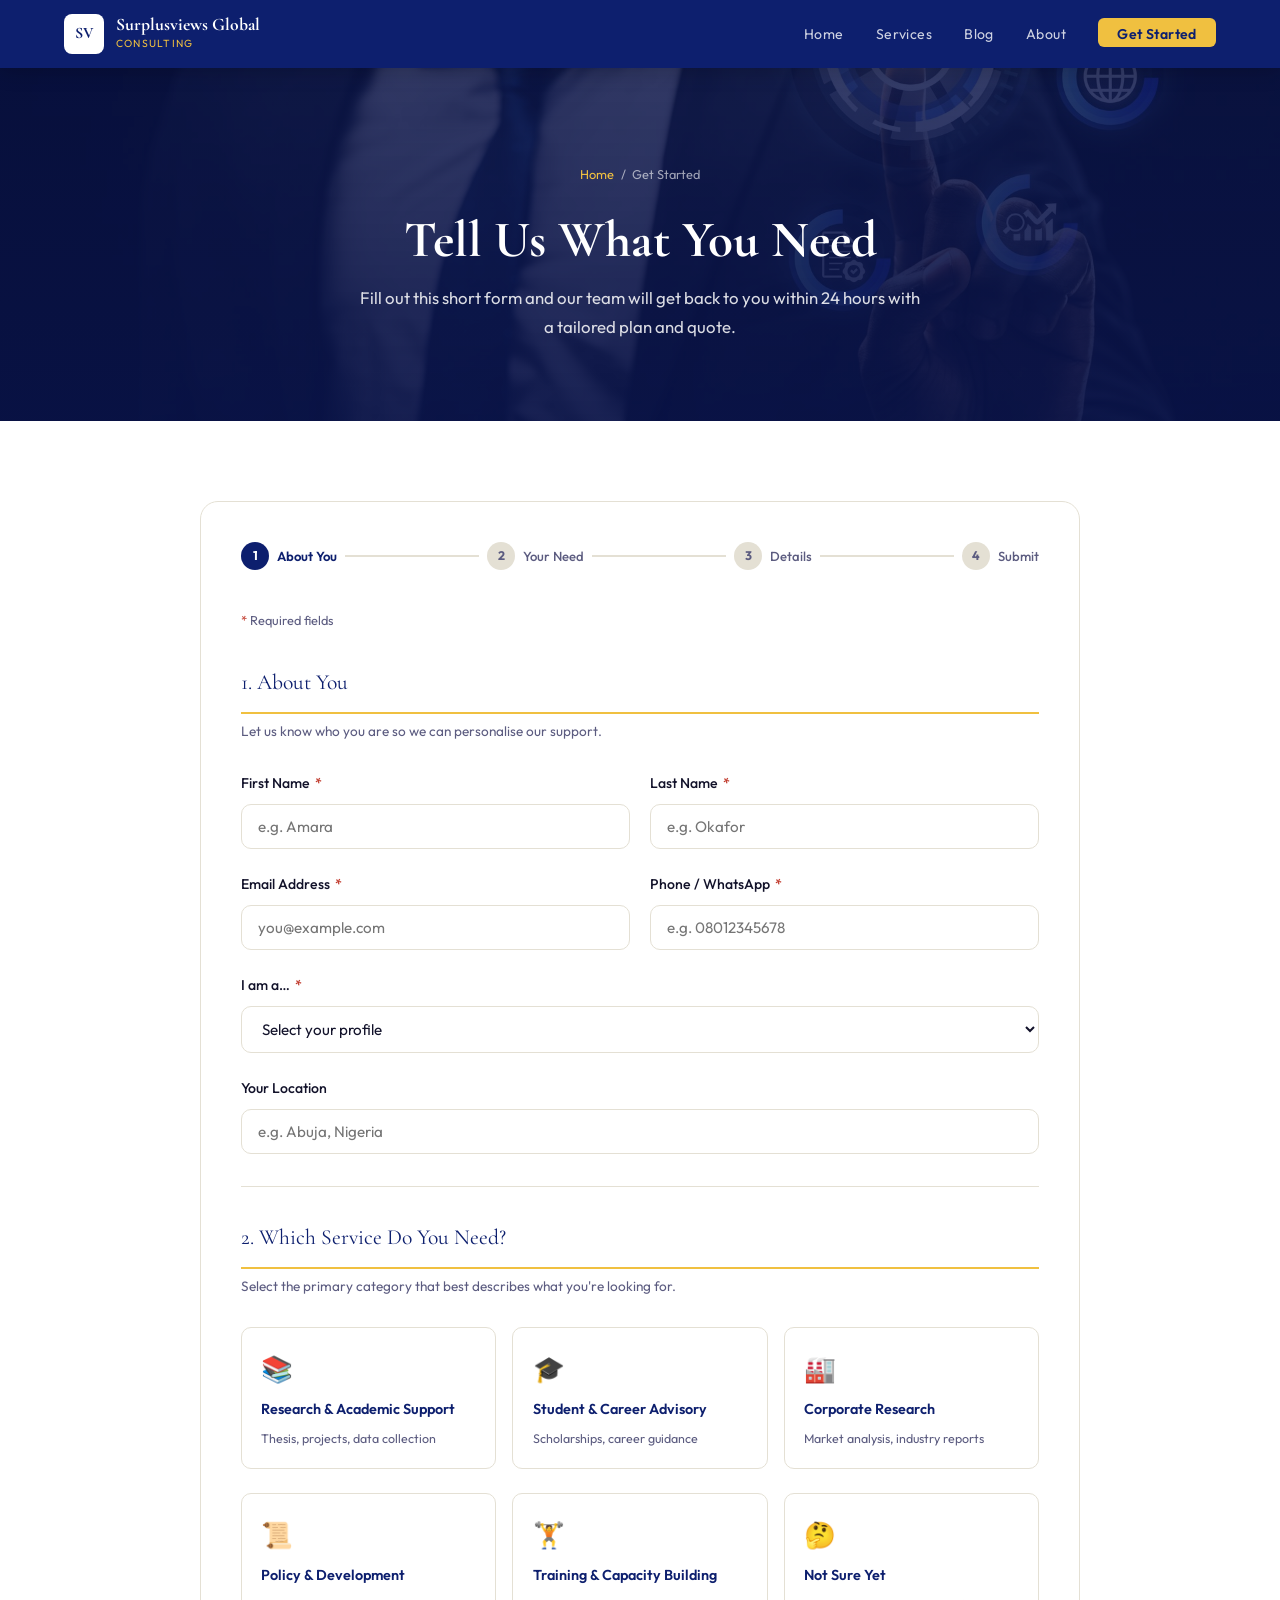
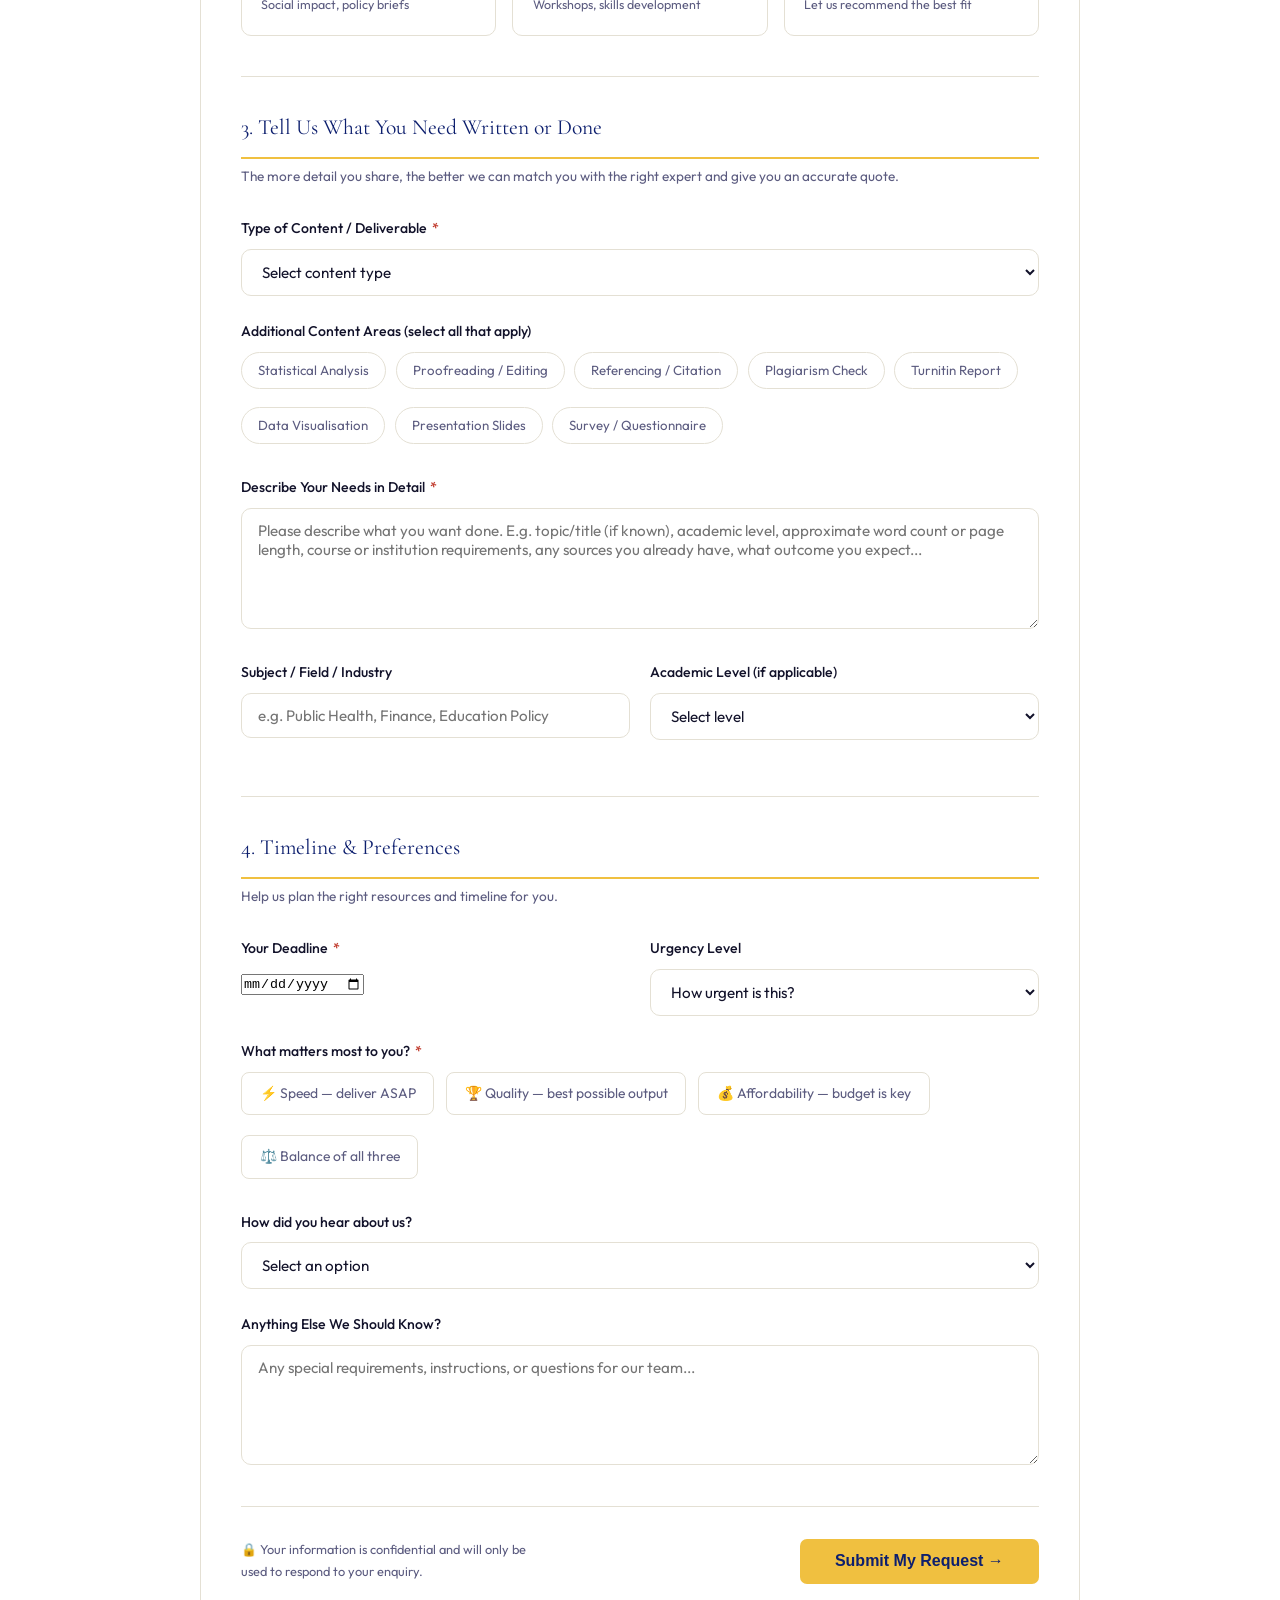
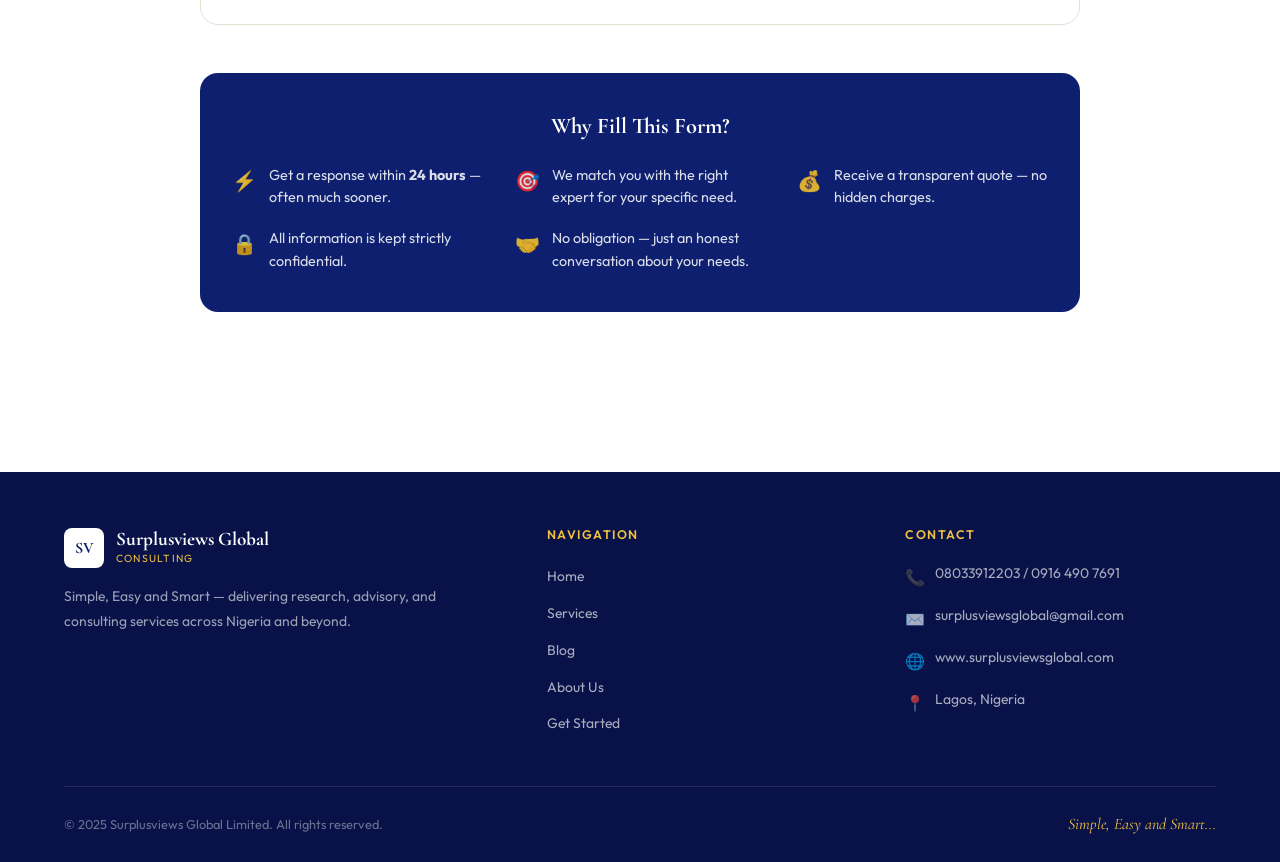
<file: order.html>
<!DOCTYPE html>
<html lang="en">
<head>
  <meta charset="UTF-8" />
  <meta name="viewport" content="width=device-width, initial-scale=1.0" />
  <title>Get Started — Surplusviews Global Limited</title>
  <link rel="stylesheet" href="style.css" />
  <style>
    .page-hero {
      background:
        linear-gradient(
          180deg,
          rgba(8, 18, 72, 0.82) 0%,
          rgba(8, 18, 72, 0.92) 100%
        ),
        url('images/hero/order.jpg') center/cover no-repeat;
      background-color: var(--navy);
      padding: 6rem 5% 5rem;
      text-align: center;
      position: relative;
      overflow: hidden;
    }
    .page-hero > * { position: relative; z-index: 2; }
    .page-hero h1 { color: var(--white); font-size: clamp(2rem, 4.5vw, 3.2rem); margin-bottom: .8rem; }
    .page-hero p  { color: rgba(255,255,255,.85); max-width: 560px; margin: 0 auto; font-size: 1.05rem; }
    .breadcrumb {
      display: flex;
      justify-content: center;
      gap: .4rem;
      font-size: .8rem;
      color: rgba(255,255,255,.6);
      margin-bottom: 1.5rem;
    }
    .breadcrumb a { color: var(--gold); }

    /* LAYOUT */
    .intake-layout {
      max-width: 880px;
      margin: 0 auto;
    }

    /* WHY FILL — now below the form */
    .why-fill {
      background: var(--navy);
      border-radius: var(--r-lg);
      padding: 2.5rem 2rem;
      color: var(--white);
      margin-top: 3rem;
    }
    .why-fill h3 {
      font-size: 1.4rem;
      color: var(--white);
      margin-bottom: 1.5rem;
      text-align: center;
    }
    .why-fill-grid {
      display: grid;
      grid-template-columns: repeat(auto-fit, minmax(220px, 1fr));
      gap: 1.2rem 2rem;
    }
    .why-fill-item {
      display: flex;
      align-items: flex-start;
      gap: .75rem;
      font-size: .9rem;
      color: rgba(255,255,255,.85);
      line-height: 1.55;
    }
    .why-fill-icon {
      font-size: 1.25rem;
      flex-shrink: 0;
      margin-top: 1px;
    }

    /* FORM WRAPPER */
    .form-wrapper {
      background: var(--white);
      border: 1px solid var(--border);
      border-radius: var(--r-lg);
      padding: 2.5rem;
    }

    /* STEP INDICATOR */
    .steps {
      display: flex;
      align-items: center;
      gap: 0;
      margin-bottom: 2.5rem;
    }
    .step {
      display: flex;
      align-items: center;
      gap: .5rem;
      font-size: .82rem;
      font-weight: 500;
      color: var(--muted);
      cursor: pointer;
      user-select: none;
      transition: color .15s, transform .15s;
      outline: none;
    }
    .step:hover { color: var(--navy); }
    .step:hover .step-num { transform: scale(1.08); }
    .step:focus-visible .step-num {
      box-shadow: 0 0 0 3px rgba(13,31,110,.2);
    }
    .step-num {
      width: 28px; height: 28px;
      border-radius: 50%;
      background: var(--border);
      color: var(--muted);
      display: grid;
      place-items: center;
      font-size: .78rem;
      font-weight: 700;
      flex-shrink: 0;
      transition: background .2s, color .2s, transform .15s;
    }
    .step.done .step-num { background: var(--gold); color: var(--navy); }
    .step.active .step-num { background: var(--navy); color: var(--white); }
    .step.active { color: var(--navy); font-weight: 600; }
    .step-line {
      flex: 1;
      height: 2px;
      background: var(--border);
      margin: 0 .5rem;
    }

    /* SECTION HEADERS INSIDE FORM */
    .form-section-title {
      font-family: 'Cormorant Garamond', serif;
      font-size: 1.35rem;
      color: var(--navy);
      margin-bottom: .4rem;
      padding-bottom: .7rem;
      border-bottom: 2px solid var(--gold);
    }
    .form-section-sub {
      font-size: .85rem;
      color: var(--muted);
      margin-bottom: 1.8rem;
      margin-top: .4rem;
    }

    /* RADIO CARDS */
    .service-cards {
      display: grid;
      grid-template-columns: repeat(auto-fill, minmax(210px, 1fr));
      gap: 1rem;
      margin-bottom: 1.5rem;
    }
    .service-card-opt {
      position: relative;
    }
    .service-card-opt input[type="radio"] {
      position: absolute;
      opacity: 0;
      width: 0; height: 0;
    }
    .service-card-opt label {
      display: flex;
      flex-direction: column;
      align-items: flex-start;
      gap: .4rem;
      padding: 1.2rem;
      border: 1.5px solid var(--border);
      border-radius: var(--r);
      cursor: pointer;
      transition: border-color .2s, background .2s;
      font-weight: 400;
      font-size: .88rem;
      color: var(--text);
    }
    .service-card-opt input[type="radio"]:checked + label {
      border-color: var(--navy);
      background: rgba(13,31,110,.05);
    }
    .service-card-opt label:hover { border-color: var(--navy); }
    .sco-icon { font-size: 1.6rem; }
    .sco-name { font-weight: 600; color: var(--navy); font-size: .9rem; }
    .sco-desc { font-size: .78rem; color: var(--muted); }

    /* CHECKBOX PILLS */
    .checkbox-pills { display: flex; flex-wrap: wrap; gap: .6rem; margin-bottom: 1.5rem; }
    .pill-opt { position: relative; }
    .pill-opt input[type="checkbox"] {
      position: absolute;
      opacity: 0;
      width: 0; height: 0;
    }
    .pill-opt label {
      display: inline-block;
      padding: .4rem 1rem;
      border: 1.5px solid var(--border);
      border-radius: 20px;
      font-size: .83rem;
      cursor: pointer;
      color: var(--muted);
      font-weight: 400;
      transition: all .2s;
    }
    .pill-opt input[type="checkbox"]:checked + label {
      background: var(--navy);
      color: var(--white);
      border-color: var(--navy);
    }
    .pill-opt label:hover { border-color: var(--navy); color: var(--navy); }

    /* ROW */
    .form-row {
      display: grid;
      grid-template-columns: 1fr 1fr;
      gap: 1.2rem;
    }

    /* PRIORITY */
    .priority-opts { display: flex; gap: .75rem; flex-wrap: wrap; margin-bottom: 1rem; }
    .priority-opt { position: relative; }
    .priority-opt input[type="radio"] { position: absolute; opacity: 0; width: 0; height: 0; }
    .priority-opt label {
      display: flex;
      align-items: center;
      gap: .4rem;
      padding: .55rem 1.1rem;
      border: 1.5px solid var(--border);
      border-radius: 8px;
      cursor: pointer;
      font-size: .87rem;
      color: var(--muted);
      font-weight: 400;
      transition: all .2s;
    }
    .priority-opt input[type="radio"]:checked + label {
      border-color: var(--navy);
      background: rgba(13,31,110,.06);
      color: var(--navy);
      font-weight: 600;
    }

    /* SUBMIT */
    .form-submit-area {
      margin-top: 2rem;
      padding-top: 2rem;
      border-top: 1px solid var(--border);
      display: flex;
      align-items: center;
      justify-content: space-between;
      flex-wrap: wrap;
      gap: 1rem;
    }
    .submit-note { font-size: .8rem; color: var(--muted); max-width: 300px; }

    /* SUCCESS */
    .success-msg {
      display: none;
      background: #e8f8f0;
      border: 1px solid #a8e6c5;
      border-radius: var(--r-lg);
      padding: 2.5rem;
      text-align: center;
      margin-top: 1.5rem;
    }
    .success-msg.show { display: block; }
    .success-icon { font-size: 3rem; margin-bottom: 1rem; }
    .success-msg h3 { color: #1a6e40; font-size: 1.5rem; margin-bottom: .5rem; }
    .success-msg p  { color: #2d8a55; font-size: .92rem; }

    .req-note { font-size: .8rem; color: var(--muted); margin-bottom: 2rem; }

    @media (max-width: 900px) {
      .form-row { grid-template-columns: 1fr; }
    }
    @media (max-width: 600px) {
      .form-wrapper { padding: 1.5rem; }
      .why-fill { padding: 2rem 1.4rem; }
    }
  </style>
</head>
<body>

<nav>
  <a href="index.html" class="logo">
    <div class="logo-badge">SV</div>
    <div class="logo-text">
      <span class="logo-name">Surplusviews Global</span>
      <span class="logo-tagline">Consulting</span>
    </div>
  </a>
  <ul class="nav-links">
    <li><a href="index.html">Home</a></li>
    <li><a href="services.html">Services</a></li>
    <li><a href="blog.html">Blog</a></li>
    <li><a href="about.html">About</a></li>
    <li><a href="order.html" class="nav-cta active">Get Started</a></li>
  </ul>
  <button class="nav-hamburger" id="hamburger" aria-label="Open menu" onclick="toggleMenu()">
    <span></span><span></span><span></span>
  </button>
</nav>
<div class="nav-drawer" id="navDrawer">
  <a href="index.html">Home</a>
  <a href="services.html">Services</a>
  <a href="blog.html">Blog</a>
  <a href="about.html">About</a>
  <a href="order.html" class="drawer-cta">Get Started</a>
</div>
<script>
function toggleMenu() {
  var btn    = document.getElementById('hamburger');
  var drawer = document.getElementById('navDrawer');
  btn.classList.toggle('open');
  drawer.classList.toggle('open');
  document.body.style.overflow = drawer.classList.contains('open') ? 'hidden' : '';
}
document.querySelectorAll('.nav-drawer a').forEach(function(a) {
  a.addEventListener('click', function() {
    document.getElementById('hamburger').classList.remove('open');
    document.getElementById('navDrawer').classList.remove('open');
    document.body.style.overflow = '';
  });
});
</script>

<div class="page-hero">
  <div class="breadcrumb"><a href="index.html">Home</a> / <span>Get Started</span></div>
  <h1>Tell Us What You Need</h1>
  <p>Fill out this short form and our team will get back to you within 24 hours with a tailored plan and quote.</p>
</div>

<section class="section">
  <div class="intake-layout">

    <!-- FORM -->
    <div class="form-wrapper fade-up">

      <!-- STEP INDICATOR -->
      <div class="steps">
        <div class="step active" onclick="scrollToSection(1)" role="button" tabindex="0">
          <div class="step-num">1</div>
          <span>About You</span>
        </div>
        <div class="step-line"></div>
        <div class="step" onclick="scrollToSection(2)" role="button" tabindex="0">
          <div class="step-num">2</div>
          <span>Your Need</span>
        </div>
        <div class="step-line"></div>
        <div class="step" onclick="scrollToSection(3)" role="button" tabindex="0">
          <div class="step-num">3</div>
          <span>Details</span>
        </div>
        <div class="step-line"></div>
        <div class="step" onclick="scrollToSection(4)" role="button" tabindex="0">
          <div class="step-num">4</div>
          <span>Submit</span>
        </div>
      </div>

      <p class="req-note"><span style="color:#c0392b;">*</span> Required fields</p>

      <form id="intakeForm" onsubmit="handleSubmit(event)" novalidate>

        <!-- SECTION 1: ABOUT YOU -->
        <div class="form-section-title" id="form-section-1">1. About You</div>
        <p class="form-section-sub">Let us know who you are so we can personalise our support.</p>

        <div class="form-row">
          <div class="form-group">
            <label for="firstName">First Name <span class="req">*</span></label>
            <input type="text" id="firstName" name="firstName" placeholder="e.g. Amara" required />
          </div>
          <div class="form-group">
            <label for="lastName">Last Name <span class="req">*</span></label>
            <input type="text" id="lastName" name="lastName" placeholder="e.g. Okafor" required />
          </div>
        </div>

        <div class="form-row">
          <div class="form-group">
            <label for="email">Email Address <span class="req">*</span></label>
            <input type="email" id="email" name="email" placeholder="you@example.com" required />
          </div>
          <div class="form-group">
            <label for="phone">Phone / WhatsApp <span class="req">*</span></label>
            <input type="tel" id="phone" name="phone" placeholder="e.g. 08012345678" required />
          </div>
        </div>

        <div class="form-group">
          <label for="clientType">I am a… <span class="req">*</span></label>
          <select id="clientType" name="clientType" required>
            <option value="" disabled selected>Select your profile</option>
            <option>Undergraduate Student</option>
            <option>Postgraduate / PhD Student</option>
            <option>Academic / Researcher</option>
            <option>Job Seeker / Young Professional</option>
            <option>Business Owner / Entrepreneur</option>
            <option>NGO / Non-Profit Organisation</option>
            <option>Government Agency</option>
            <option>Corporate / Private Sector Organisation</option>
            <option>Other</option>
          </select>
        </div>

        <div class="form-group">
          <label for="location">Your Location</label>
          <input type="text" id="location" name="location" placeholder="e.g. Abuja, Nigeria" />
        </div>

        <hr style="margin: 2rem 0; border: none; border-top: 1px solid var(--border);" />

        <!-- SECTION 2: SERVICE NEEDED -->
        <div class="form-section-title" id="form-section-2">2. Which Service Do You Need?</div>
        <p class="form-section-sub">Select the primary category that best describes what you're looking for.</p>

        <div class="service-cards">
          <div class="service-card-opt">
            <input type="radio" id="svc1" name="serviceCategory" value="Research/Academic Support" required />
            <label for="svc1">
              <span class="sco-icon">📚</span>
              <span class="sco-name">Research &amp; Academic Support</span>
              <span class="sco-desc">Thesis, projects, data collection</span>
            </label>
          </div>
          <div class="service-card-opt">
            <input type="radio" id="svc2" name="serviceCategory" value="Student/Career Advisory" />
            <label for="svc2">
              <span class="sco-icon">🎓</span>
              <span class="sco-name">Student &amp; Career Advisory</span>
              <span class="sco-desc">Scholarships, career guidance</span>
            </label>
          </div>
          <div class="service-card-opt">
            <input type="radio" id="svc3" name="serviceCategory" value="Corporate Research" />
            <label for="svc3">
              <span class="sco-icon">🏭</span>
              <span class="sco-name">Corporate Research</span>
              <span class="sco-desc">Market analysis, industry reports</span>
            </label>
          </div>
          <div class="service-card-opt">
            <input type="radio" id="svc4" name="serviceCategory" value="Policy/Development Research" />
            <label for="svc4">
              <span class="sco-icon">📜</span>
              <span class="sco-name">Policy &amp; Development</span>
              <span class="sco-desc">Social impact, policy briefs</span>
            </label>
          </div>
          <div class="service-card-opt">
            <input type="radio" id="svc5" name="serviceCategory" value="Training/Capacity Building" />
            <label for="svc5">
              <span class="sco-icon">🏋️</span>
              <span class="sco-name">Training &amp; Capacity Building</span>
              <span class="sco-desc">Workshops, skills development</span>
            </label>
          </div>
          <div class="service-card-opt">
            <input type="radio" id="svc6" name="serviceCategory" value="Not Sure" />
            <label for="svc6">
              <span class="sco-icon">🤔</span>
              <span class="sco-name">Not Sure Yet</span>
              <span class="sco-desc">Let us recommend the best fit</span>
            </label>
          </div>
        </div>

        <hr style="margin: 2rem 0; border: none; border-top: 1px solid var(--border);" />

        <!-- SECTION 3: CONTENT / DELIVERABLE DETAILS -->
        <div class="form-section-title" id="form-section-3">3. Tell Us What You Need Written or Done</div>
        <p class="form-section-sub">The more detail you share, the better we can match you with the right expert and give you an accurate quote.</p>

        <div class="form-group">
          <label for="contentType">Type of Content / Deliverable <span class="req">*</span></label>
          <select id="contentType" name="contentType" required>
            <option value="" disabled selected>Select content type</option>
            <optgroup label="Academic &amp; Research">
              <option>Undergraduate Project / Long Essay</option>
              <option>Master's Thesis / Dissertation</option>
              <option>PhD Chapter or Full Thesis</option>
              <option>Literature Review</option>
              <option>Research Proposal</option>
              <option>Journal Article / Paper</option>
              <option>Research Report</option>
              <option>Questionnaire / Survey Design</option>
              <option>Data Collection / Field Work</option>
              <option>Data Analysis (SPSS, STATA, Excel etc.)</option>
            </optgroup>
            <optgroup label="Career &amp; Professional">
              <option>Scholarship Essay / Personal Statement</option>
              <option>CV / Résumé Writing</option>
              <option>Cover Letter</option>
              <option>LinkedIn Profile Optimisation</option>
              <option>Career Coaching Session</option>
              <option>Interview Preparation</option>
            </optgroup>
            <optgroup label="Business &amp; Corporate">
              <option>Market Research Report</option>
              <option>Industry / Sector Analysis</option>
              <option>Competitor Analysis</option>
              <option>Business Plan / Feasibility Study</option>
              <option>Investor Pitch Deck / Presentation</option>
              <option>Company Profile</option>
            </optgroup>
            <optgroup label="Policy &amp; Development">
              <option>Social Impact Assessment</option>
              <option>Policy Brief</option>
              <option>Programme Evaluation Report</option>
              <option>Development Research Report</option>
            </optgroup>
            <optgroup label="Training">
              <option>Workshop Design &amp; Facilitation</option>
              <option>Training Manual / Curriculum</option>
              <option>Online Course Content</option>
            </optgroup>
            <option value="Other">Other (describe below)</option>
          </select>
        </div>

        <div class="form-group">
          <label>Additional Content Areas (select all that apply)</label>
          <div class="checkbox-pills">
            <div class="pill-opt"><input type="checkbox" id="p1" name="extras" value="Statistical Analysis" /><label for="p1">Statistical Analysis</label></div>
            <div class="pill-opt"><input type="checkbox" id="p2" name="extras" value="Proofreading/Editing" /><label for="p2">Proofreading / Editing</label></div>
            <div class="pill-opt"><input type="checkbox" id="p3" name="extras" value="Referencing/Citation" /><label for="p3">Referencing / Citation</label></div>
            <div class="pill-opt"><input type="checkbox" id="p4" name="extras" value="Plagiarism Check" /><label for="p4">Plagiarism Check</label></div>
            <div class="pill-opt"><input type="checkbox" id="p5" name="extras" value="Turnitin Report" /><label for="p5">Turnitin Report</label></div>
            <div class="pill-opt"><input type="checkbox" id="p6" name="extras" value="Data Visualisation" /><label for="p6">Data Visualisation</label></div>
            <div class="pill-opt"><input type="checkbox" id="p7" name="extras" value="Presentation Slides" /><label for="p7">Presentation Slides</label></div>
            <div class="pill-opt"><input type="checkbox" id="p8" name="extras" value="Survey/Questionnaire" /><label for="p8">Survey / Questionnaire</label></div>
          </div>
        </div>

        <div class="form-group">
          <label for="description">Describe Your Needs in Detail <span class="req">*</span></label>
          <textarea id="description" name="description" rows="5"
            placeholder="Please describe what you want done. E.g. topic/title (if known), academic level, approximate word count or page length, course or institution requirements, any sources you already have, what outcome you expect..." required></textarea>
        </div>

        <div class="form-row">
          <div class="form-group">
            <label for="subject">Subject / Field / Industry</label>
            <input type="text" id="subject" name="subject" placeholder="e.g. Public Health, Finance, Education Policy" />
          </div>
          <div class="form-group">
            <label for="level">Academic Level (if applicable)</label>
            <select id="level" name="level">
              <option value="" disabled selected>Select level</option>
              <option>OND / NCE</option>
              <option>HND</option>
              <option>BSc / BA / BEng (Undergraduate)</option>
              <option>PGD</option>
              <option>MSc / MA / MBA (Postgraduate)</option>
              <option>PhD / Doctorate</option>
              <option>Professional / Non-Academic</option>
            </select>
          </div>
        </div>

        <hr style="margin: 2rem 0; border: none; border-top: 1px solid var(--border);" />

        <!-- SECTION 4: TIMELINE & SUBMIT -->
        <div class="form-section-title" id="form-section-4">4. Timeline &amp; Preferences</div>
        <p class="form-section-sub">Help us plan the right resources and timeline for you.</p>

        <div class="form-row">
          <div class="form-group">
            <label for="deadline">Your Deadline <span class="req">*</span></label>
            <input type="date" id="deadline" name="deadline" required />
          </div>
          <div class="form-group">
            <label for="urgency">Urgency Level</label>
            <select id="urgency" name="urgency">
              <option value="" disabled selected>How urgent is this?</option>
              <option>Within 24 hours (Emergency)</option>
              <option>2–3 days</option>
              <option>4–7 days</option>
              <option>1–2 weeks</option>
              <option>2–4 weeks</option>
              <option>More than a month</option>
            </select>
          </div>
        </div>

        <div class="form-group">
          <label>What matters most to you? <span class="req">*</span></label>
          <div class="priority-opts">
            <div class="priority-opt">
              <input type="radio" id="pr1" name="priority" value="Speed — deliver ASAP" required />
              <label for="pr1">⚡ Speed — deliver ASAP</label>
            </div>
            <div class="priority-opt">
              <input type="radio" id="pr2" name="priority" value="Quality — best possible output" />
              <label for="pr2">🏆 Quality — best possible output</label>
            </div>
            <div class="priority-opt">
              <input type="radio" id="pr3" name="priority" value="Affordability — budget is key" />
              <label for="pr3">💰 Affordability — budget is key</label>
            </div>
            <div class="priority-opt">
              <input type="radio" id="pr4" name="priority" value="Balance of all three" />
              <label for="pr4">⚖️ Balance of all three</label>
            </div>
          </div>
        </div>


        <div class="form-group">
          <label for="hearAbout">How did you hear about us?</label>
          <select id="hearAbout" name="hearAbout">
            <option value="" disabled selected>Select an option</option>
            <option>WhatsApp</option>
            <option>Instagram</option>
            <option>Facebook</option>
            <option>Twitter / X</option>
            <option>Google Search</option>
            <option>Referral from a friend</option>
            <option>University / Campus</option>
            <option>Flyer / Poster</option>
            <option>Other</option>
          </select>
        </div>

        <div class="form-group">
          <label for="extra">Anything Else We Should Know?</label>
          <textarea id="extra" name="extra" rows="3"
            placeholder="Any special requirements, instructions, or questions for our team..."></textarea>
        </div>

        <!-- SUBMIT -->
        <div class="form-submit-area">
          <p class="submit-note">🔒 Your information is confidential and will only be used to respond to your enquiry.</p>
          <button type="submit" class="btn btn-primary" style="font-size:1rem; padding: .85rem 2.2rem;">
            Submit My Request →
          </button>
        </div>

      </form>

      <!-- SUCCESS MESSAGE -->
      <div class="success-msg" id="successMsg">
        <div class="success-icon">✅</div>
        <h3>Request Received!</h3>
        <p>Thank you for reaching out to Surplusviews Global Limited. Our team will review your request and get back to you within 24 hours via email or WhatsApp.</p>
        <br>
        <p>In the meantime, feel free to reach us directly on <strong>0803 391 2203</strong> (WhatsApp).</p>
        <br>
        <a href="index.html" class="btn btn-primary" style="margin-top:.5rem;">← Back to Home</a>
      </div>

    </div>

    <!-- WHY FILL — now below the form -->
    <div class="why-fill fade-up">
      <h3>Why Fill This Form?</h3>
      <div class="why-fill-grid">
        <div class="why-fill-item">
          <span class="why-fill-icon">⚡</span>
          <span>Get a response within <strong>24 hours</strong> — often much sooner.</span>
        </div>
        <div class="why-fill-item">
          <span class="why-fill-icon">🎯</span>
          <span>We match you with the right expert for your specific need.</span>
        </div>
        <div class="why-fill-item">
          <span class="why-fill-icon">💰</span>
          <span>Receive a transparent quote — no hidden charges.</span>
        </div>
        <div class="why-fill-item">
          <span class="why-fill-icon">🔒</span>
          <span>All information is kept strictly confidential.</span>
        </div>
        <div class="why-fill-item">
          <span class="why-fill-icon">🤝</span>
          <span>No obligation — just an honest conversation about your needs.</span>
        </div>
      </div>
    </div>

  </div>
</section>

<footer>
  <div class="footer-grid">
    <div class="footer-brand">
      <div class="logo">
        <div class="logo-badge">SV</div>
        <div class="logo-text">
          <span class="logo-name">Surplusviews Global</span>
          <span class="logo-tagline">Consulting</span>
        </div>
      </div>
      <p class="footer-desc">Simple, Easy and Smart — delivering research, advisory, and consulting services across Nigeria and beyond.</p>
    </div>
    <div class="footer-col">
      <h4>Navigation</h4>
      <ul>
        <li><a href="index.html">Home</a></li>
        <li><a href="services.html">Services</a></li>
        <li><a href="blog.html">Blog</a></li>
        <li><a href="about.html">About Us</a></li>
        <li><a href="order.html">Get Started</a></li>
      </ul>
    </div>
    <div class="footer-col">
      <h4>Contact</h4>
      <div class="footer-contact-item"><span class="footer-contact-icon">📞</span><span>08033912203 / 0916 490 7691</span></div>
      <div class="footer-contact-item"><span class="footer-contact-icon">✉️</span><span>surplusviewsglobal@gmail.com</span></div>
      <div class="footer-contact-item"><span class="footer-contact-icon">🌐</span><span>www.surplusviewsglobal.com</span></div>
      <div class="footer-contact-item"><span class="footer-contact-icon">📍</span><span>Lagos, Nigeria</span></div>
    </div>
  </div>
  <div class="footer-bottom">
    <span>© 2025 Surplusviews Global Limited. All rights reserved.</span>
    <span class="tagline-footer">Simple, Easy and Smart...</span>
  </div>
</footer>

<script>
  function handleSubmit(e) {
    e.preventDefault();
    const form = document.getElementById('intakeForm');
    const success = document.getElementById('successMsg');
    form.style.display = 'none';
    success.classList.add('show');
    window.scrollTo({ top: 0, behavior: 'smooth' });
  }

  /* Click a step circle to jump to that form section */
  function scrollToSection(n) {
    const target = document.getElementById('form-section-' + n);
    if (!target) return;
    // Account for the sticky nav (68px) plus a little breathing room
    const navOffset = 90;
    const y = target.getBoundingClientRect().top + window.pageYOffset - navOffset;
    window.scrollTo({ top: y, behavior: 'smooth' });
    setActiveStep(n);
  }

  function setActiveStep(n) {
    document.querySelectorAll('.steps .step').forEach((el, i) => {
      el.classList.toggle('active', i + 1 === n);
      el.classList.toggle('done',   i + 1 <  n);
    });
  }

  /* Allow keyboard activation of step circles (Enter / Space) */
  document.querySelectorAll('.steps .step').forEach((el, i) => {
    el.addEventListener('keydown', (e) => {
      if (e.key === 'Enter' || e.key === ' ') {
        e.preventDefault();
        scrollToSection(i + 1);
      }
    });
  });

  /* Auto-update which step is active as the user scrolls through the form */
  const sections = [1, 2, 3, 4].map(n => document.getElementById('form-section-' + n)).filter(Boolean);
  function syncStepOnScroll() {
    if (!sections.length) return;
    const trigger = window.pageYOffset + 140; // line just below sticky nav
    let active = 1;
    sections.forEach((s, i) => {
      if (s.offsetTop <= trigger) active = i + 1;
    });
    setActiveStep(active);
  }
  let scrollTimer;
  window.addEventListener('scroll', () => {
    if (scrollTimer) cancelAnimationFrame(scrollTimer);
    scrollTimer = requestAnimationFrame(syncStepOnScroll);
  }, { passive: true });
</script>

</body>
</html>
</file>
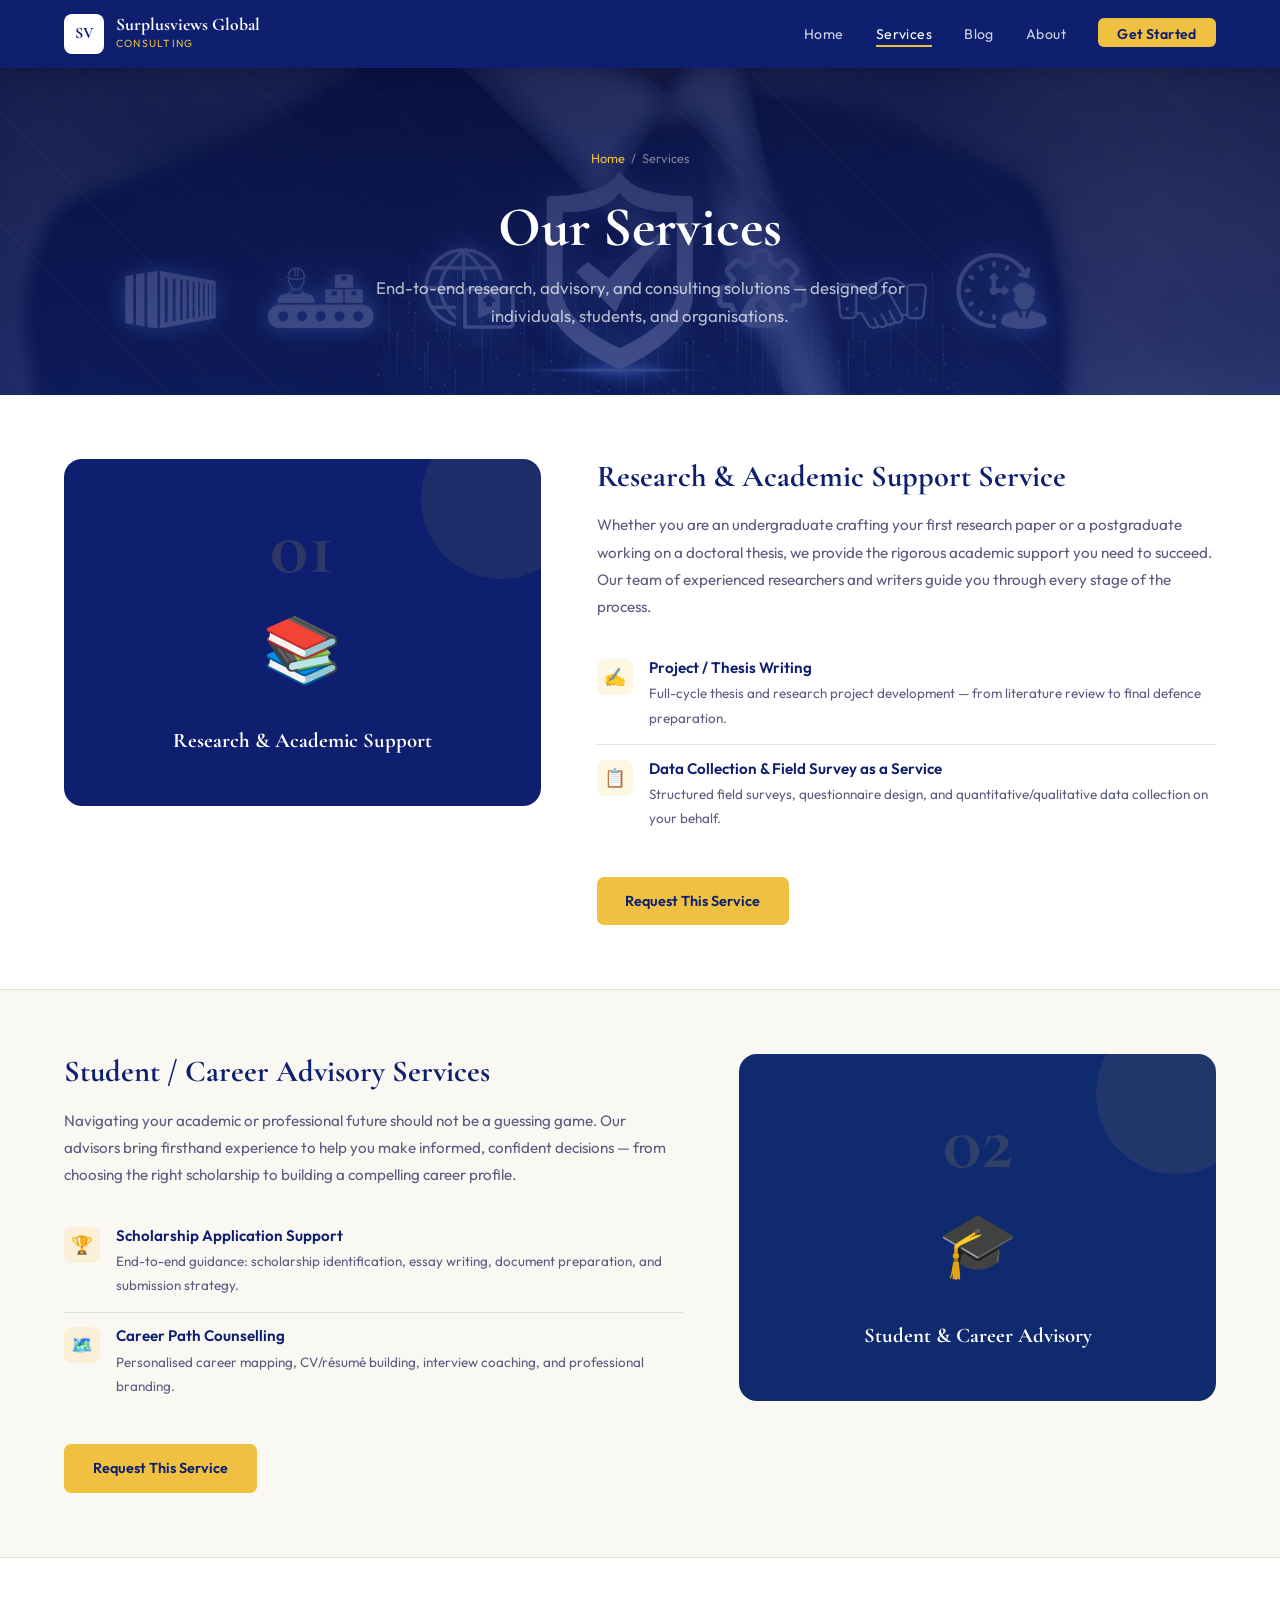
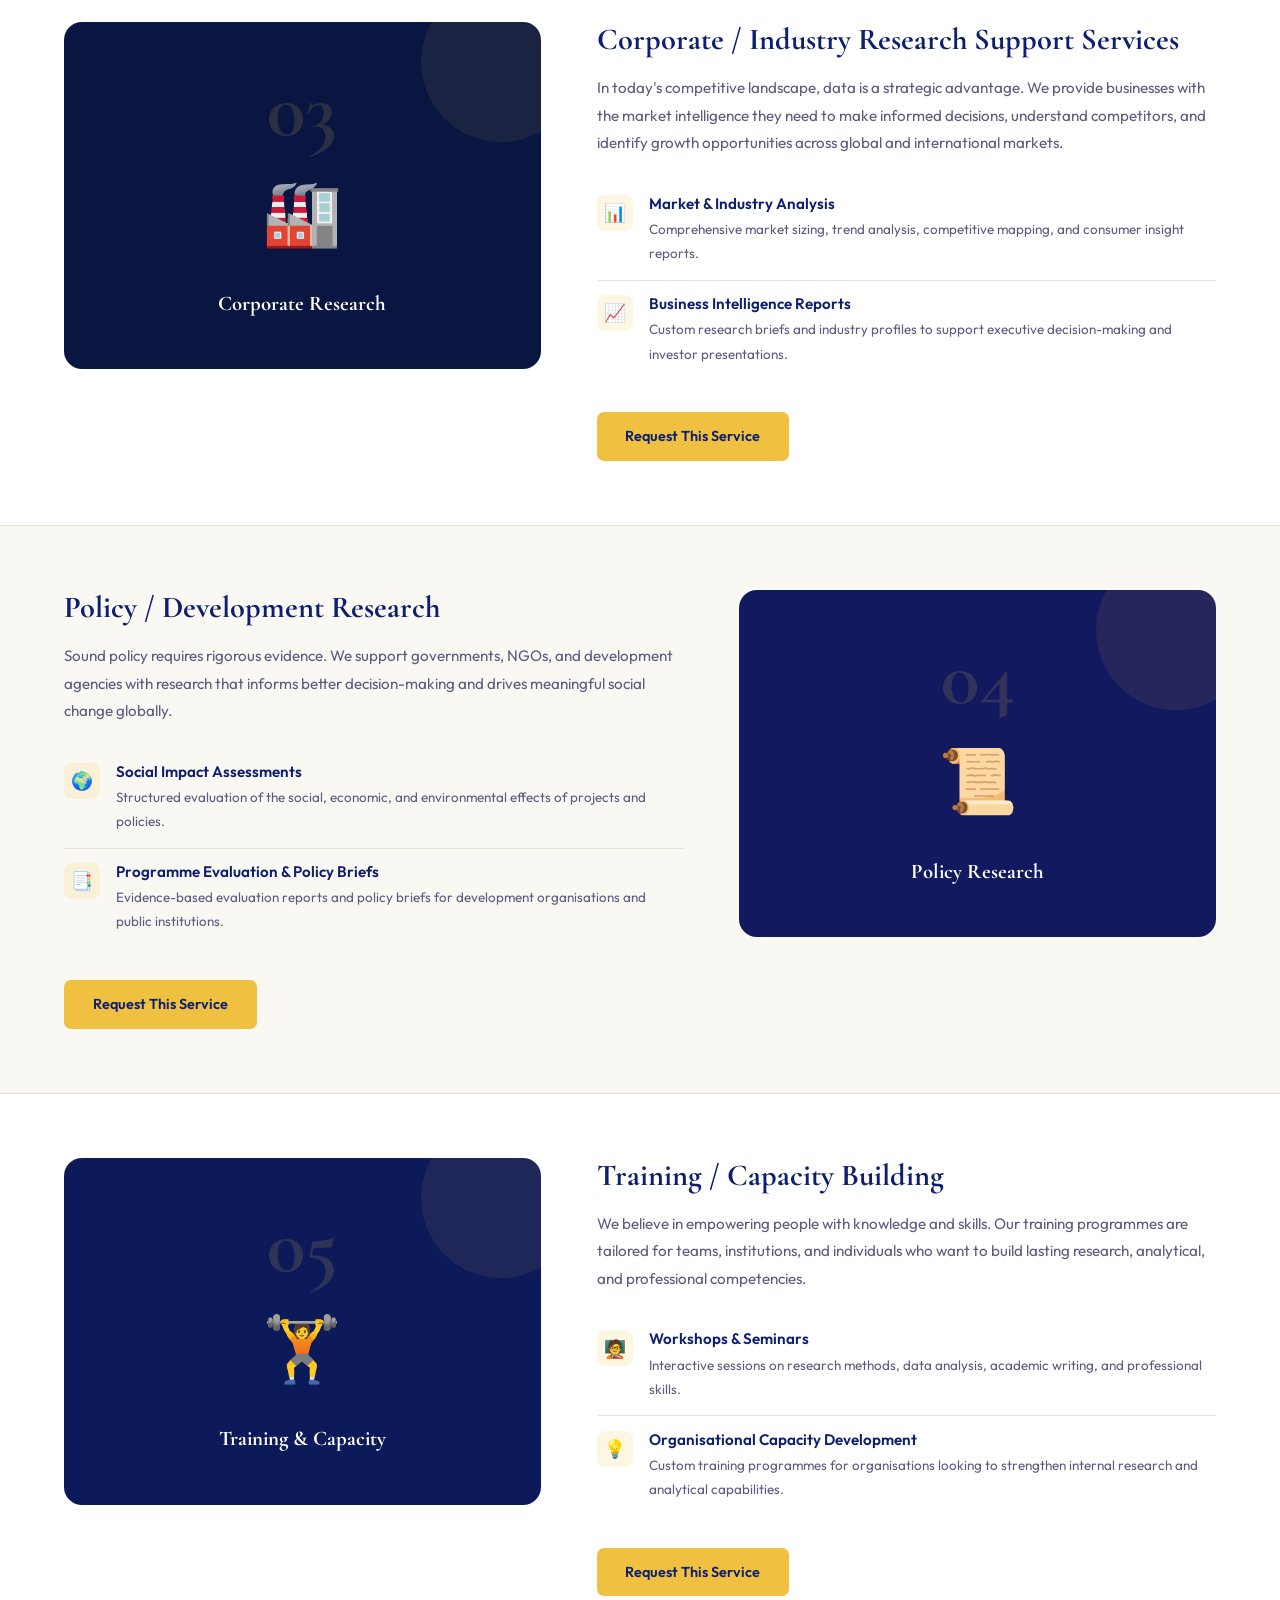
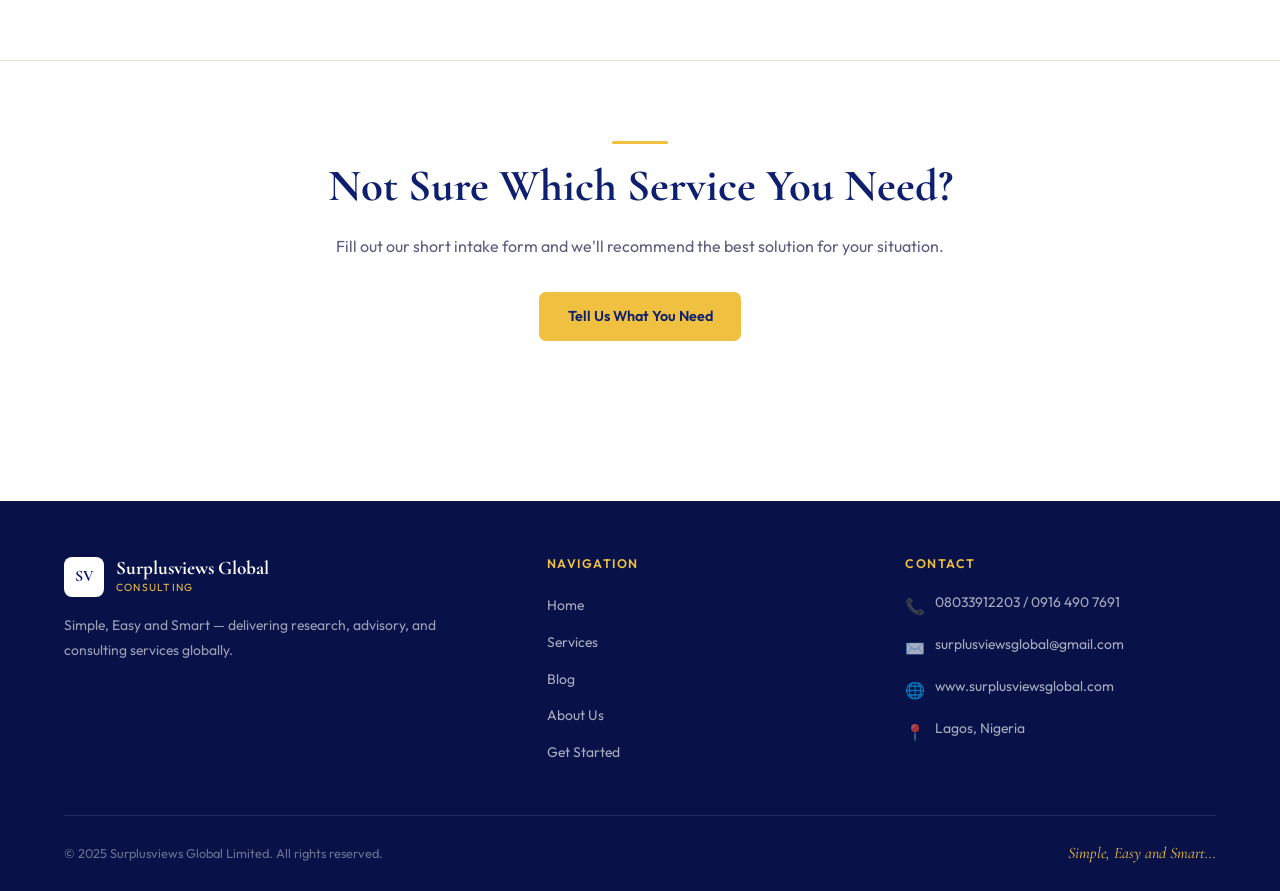
<file: services.html>
<!DOCTYPE html>
<html lang="en">
<head>
  <meta charset="UTF-8" />
  <meta name="viewport" content="width=device-width, initial-scale=1.0" />
  <title>Our Services — Surplusviews Global Limited</title>
  <link rel="stylesheet" href="style.css" />
  <style>
    .page-hero {
      background:
        linear-gradient(
          180deg,
          rgba(8, 18, 72, 0.88) 0%,
          rgba(13, 31, 110, 0.78) 100%
        ),
        url('images/hero/services-control-concept.jpg') center 35% / cover no-repeat;
      background-color: var(--navy);
      padding: 5rem 5% 4rem;
      text-align: center;
      position: relative;
      overflow: hidden;
    }
    .page-hero::before {
      content: '';
      position: absolute;
      inset: 0;
      background: repeating-linear-gradient(
        45deg,
        rgba(240,192,64,.03) 0px,
        rgba(240,192,64,.03) 1px,
        transparent 1px,
        transparent 40px
      );
      pointer-events: none;
    }
    .page-hero h1 { color: var(--white); font-size: clamp(2.2rem, 5vw, 3.5rem); margin-bottom: .8rem; }
    .page-hero p  { color: rgba(255,255,255,.7); max-width: 560px; margin: 0 auto; font-size: 1.05rem; }
    .breadcrumb {
      display: flex;
      justify-content: center;
      gap: .4rem;
      font-size: .8rem;
      color: rgba(255,255,255,.45);
      margin-bottom: 1.5rem;
    }
    .breadcrumb a { color: var(--gold); }

    /* SERVICE BLOCKS */
    .svc-block {
      display: grid;
      grid-template-columns: 1fr 1.3fr;
      gap: 3.5rem;
      align-items: start;
      padding: 4rem 5%;
      border-bottom: 1px solid var(--border);
    }
    .svc-block:last-child { border-bottom: none; }
    .svc-block.reverse { direction: rtl; }
    .svc-block.reverse > * { direction: ltr; }

    .svc-block-icon-wrap {
      background: var(--navy);
      border-radius: var(--r-lg);
      padding: 3rem 2rem;
      text-align: center;
      position: relative;
      overflow: hidden;
    }
    .svc-block-icon-wrap::before {
      content: '';
      position: absolute;
      top: -40px; right: -40px;
      width: 160px; height: 160px;
      border-radius: 50%;
      background: rgba(240,192,64,.08);
    }
    .svc-block-icon { font-size: 4rem; margin-bottom: 1.2rem; display: block; }
    .svc-block-num {
      font-family: 'Cormorant Garamond', serif;
      font-size: 5rem;
      font-weight: 700;
      color: rgba(240,192,64,.15);
      line-height: 1;
      margin-bottom: .5rem;
    }
    .svc-block-name {
      color: var(--white);
      font-family: 'Cormorant Garamond', serif;
      font-size: 1.3rem;
      font-weight: 700;
    }

    .svc-block-content h2 {
      font-size: 1.9rem;
      color: var(--navy);
      margin-bottom: 1rem;
    }
    .svc-block-content p {
      color: var(--muted);
      font-size: .95rem;
      line-height: 1.8;
      margin-bottom: 1.5rem;
    }

    .svc-sub-list { list-style: none; margin-bottom: 2rem; }
    .svc-sub-list li {
      display: flex;
      align-items: flex-start;
      gap: 1rem;
      padding: .9rem 0;
      border-bottom: 1px solid var(--border);
    }
    .svc-sub-list li:last-child { border-bottom: none; }
    .svc-sub-icon {
      width: 36px; height: 36px;
      background: rgba(240,192,64,.15);
      border-radius: 8px;
      display: grid;
      place-items: center;
      font-size: 1.1rem;
      flex-shrink: 0;
    }
    .svc-sub-text h4 {
      font-family: 'Outfit', sans-serif;
      font-size: .95rem;
      font-weight: 600;
      color: var(--navy);
      margin-bottom: .25rem;
    }
    .svc-sub-text p { font-size: .84rem; color: var(--muted); margin: 0; }

    /* PRICING HINT */
    .price-hint {
      background: var(--cream);
      border-left: 4px solid var(--gold);
      border-radius: 0 var(--r) var(--r) 0;
      padding: 1rem 1.4rem;
      font-size: .88rem;
      color: var(--muted);
      margin-top: .5rem;
    }
    .price-hint strong { color: var(--navy); }

    @media (max-width: 860px) {
      .svc-block, .svc-block.reverse { grid-template-columns: 1fr; direction: ltr; }
    }
  </style>
</head>
<body>

<nav>
  <a href="index.html" class="logo">
    <div class="logo-badge">SV</div>
    <div class="logo-text">
      <span class="logo-name">Surplusviews Global</span>
      <span class="logo-tagline">Consulting</span>
    </div>
  </a>
  <ul class="nav-links">
    <li><a href="index.html">Home</a></li>
    <li><a href="services.html" class="active">Services</a></li>
    <li><a href="blog.html">Blog</a></li>
    <li><a href="about.html">About</a></li>
    <li><a href="order.html" class="nav-cta">Get Started</a></li>
  </ul>
  <button class="nav-hamburger" id="hamburger" aria-label="Open menu" onclick="toggleMenu()">
    <span></span><span></span><span></span>
  </button>
</nav>
<div class="nav-drawer" id="navDrawer">
  <a href="index.html">Home</a>
  <a href="services.html"  class="active">Services</a>
  <a href="blog.html">Blog</a>
  <a href="about.html">About</a>
  <a href="order.html" class="drawer-cta">Get Started</a>
</div>
<script>
function toggleMenu() {
  var btn    = document.getElementById('hamburger');
  var drawer = document.getElementById('navDrawer');
  btn.classList.toggle('open');
  drawer.classList.toggle('open');
  document.body.style.overflow = drawer.classList.contains('open') ? 'hidden' : '';
}
document.querySelectorAll('.nav-drawer a').forEach(function(a) {
  a.addEventListener('click', function() {
    document.getElementById('hamburger').classList.remove('open');
    document.getElementById('navDrawer').classList.remove('open');
    document.body.style.overflow = '';
  });
});
</script>

<div class="page-hero">
  <div class="breadcrumb"><a href="index.html">Home</a> / <span>Services</span></div>
  <h1>Our Services</h1>
  <p>End-to-end research, advisory, and consulting solutions — designed for individuals, students, and organisations.</p>
</div>

<!-- SERVICE 1 -->
<div class="svc-block fade-up">
  <div class="svc-block-icon-wrap">
    <div class="svc-block-num">01</div>
    <span class="svc-block-icon">📚</span>
    <div class="svc-block-name">Research &amp; Academic Support</div>
  </div>
  <div class="svc-block-content">
    <h2>Research &amp; Academic Support Service</h2>
    <p>Whether you are an undergraduate crafting your first research paper or a postgraduate working on a doctoral thesis, we provide the rigorous academic support you need to succeed. Our team of experienced researchers and writers guide you through every stage of the process.</p>
    <ul class="svc-sub-list">
      <li>
        <div class="svc-sub-icon">✍️</div>
        <div class="svc-sub-text">
          <h4>Project / Thesis Writing</h4>
          <p>Full-cycle thesis and research project development — from literature review to final defence preparation.</p>
        </div>
      </li>
      <li>
        <div class="svc-sub-icon">📋</div>
        <div class="svc-sub-text">
          <h4>Data Collection &amp; Field Survey as a Service</h4>
          <p>Structured field surveys, questionnaire design, and quantitative/qualitative data collection on your behalf.</p>
        </div>
      </li>
    </ul>
    <a href="order.html" class="btn btn-primary">Request This Service</a>
  </div>
</div>

<!-- SERVICE 2 -->
<div class="svc-block reverse fade-up section-alt">
  <div class="svc-block-icon-wrap" style="background: #0f2a6e;">
    <div class="svc-block-num">02</div>
    <span class="svc-block-icon">🎓</span>
    <div class="svc-block-name">Student &amp; Career Advisory</div>
  </div>
  <div class="svc-block-content">
    <h2>Student / Career Advisory Services</h2>
    <p>Navigating your academic or professional future should not be a guessing game. Our advisors bring firsthand experience to help you make informed, confident decisions — from choosing the right scholarship to building a compelling career profile.</p>
    <ul class="svc-sub-list">
      <li>
        <div class="svc-sub-icon">🏆</div>
        <div class="svc-sub-text">
          <h4>Scholarship Application Support</h4>
          <p>End-to-end guidance: scholarship identification, essay writing, document preparation, and submission strategy.</p>
        </div>
      </li>
      <li>
        <div class="svc-sub-icon">🗺️</div>
        <div class="svc-sub-text">
          <h4>Career Path Counselling</h4>
          <p>Personalised career mapping, CV/résumé building, interview coaching, and professional branding.</p>
        </div>
      </li>
    </ul>
    <a href="order.html" class="btn btn-primary">Request This Service</a>
  </div>
</div>

<!-- SERVICE 3 -->
<div class="svc-block fade-up">
  <div class="svc-block-icon-wrap" style="background: #091642;">
    <div class="svc-block-num">03</div>
    <span class="svc-block-icon">🏭</span>
    <div class="svc-block-name">Corporate Research</div>
  </div>
  <div class="svc-block-content">
    <h2>Corporate / Industry Research Support Services</h2>
    <p>In today's competitive landscape, data is a strategic advantage. We provide businesses with the market intelligence they need to make informed decisions, understand competitors, and identify growth opportunities across global and international markets.</p>
    <ul class="svc-sub-list">
      <li>
        <div class="svc-sub-icon">📊</div>
        <div class="svc-sub-text">
          <h4>Market &amp; Industry Analysis</h4>
          <p>Comprehensive market sizing, trend analysis, competitive mapping, and consumer insight reports.</p>
        </div>
      </li>
      <li>
        <div class="svc-sub-icon">📈</div>
        <div class="svc-sub-text">
          <h4>Business Intelligence Reports</h4>
          <p>Custom research briefs and industry profiles to support executive decision-making and investor presentations.</p>
        </div>
      </li>
    </ul>
    <a href="order.html" class="btn btn-primary">Request This Service</a>
  </div>
</div>

<!-- SERVICE 4 -->
<div class="svc-block reverse fade-up section-alt">
  <div class="svc-block-icon-wrap" style="background: #12195e;">
    <div class="svc-block-num">04</div>
    <span class="svc-block-icon">📜</span>
    <div class="svc-block-name">Policy Research</div>
  </div>
  <div class="svc-block-content">
    <h2>Policy / Development Research</h2>
    <p>Sound policy requires rigorous evidence. We support governments, NGOs, and development agencies with research that informs better decision-making and drives meaningful social change globally.</p>
    <ul class="svc-sub-list">
      <li>
        <div class="svc-sub-icon">🌍</div>
        <div class="svc-sub-text">
          <h4>Social Impact Assessments</h4>
          <p>Structured evaluation of the social, economic, and environmental effects of projects and policies.</p>
        </div>
      </li>
      <li>
        <div class="svc-sub-icon">📑</div>
        <div class="svc-sub-text">
          <h4>Programme Evaluation &amp; Policy Briefs</h4>
          <p>Evidence-based evaluation reports and policy briefs for development organisations and public institutions.</p>
        </div>
      </li>
    </ul>
    <a href="order.html" class="btn btn-primary">Request This Service</a>
  </div>
</div>

<!-- SERVICE 5 -->
<div class="svc-block fade-up">
  <div class="svc-block-icon-wrap" style="background: #0d1a5a;">
    <div class="svc-block-num">05</div>
    <span class="svc-block-icon">🏋️</span>
    <div class="svc-block-name">Training &amp; Capacity</div>
  </div>
  <div class="svc-block-content">
    <h2>Training / Capacity Building</h2>
    <p>We believe in empowering people with knowledge and skills. Our training programmes are tailored for teams, institutions, and individuals who want to build lasting research, analytical, and professional competencies.</p>
    <ul class="svc-sub-list">
      <li>
        <div class="svc-sub-icon">🧑‍🏫</div>
        <div class="svc-sub-text">
          <h4>Workshops &amp; Seminars</h4>
          <p>Interactive sessions on research methods, data analysis, academic writing, and professional skills.</p>
        </div>
      </li>
      <li>
        <div class="svc-sub-icon">💡</div>
        <div class="svc-sub-text">
          <h4>Organisational Capacity Development</h4>
          <p>Custom training programmes for organisations looking to strengthen internal research and analytical capabilities.</p>
        </div>
      </li>
    </ul>
    <a href="order.html" class="btn btn-primary">Request This Service</a>
  </div>
</div>

<!-- BOTTOM CTA -->
<section class="section" style="text-align:center;">
  <div class="gold-rule" style="margin: 0 auto 1rem;"></div>
  <h2 class="section-title" style="max-width:100%;">Not Sure Which Service You Need?</h2>
  <p style="color:var(--muted); margin-bottom:2rem;">Fill out our short intake form and we'll recommend the best solution for your situation.</p>
  <a href="order.html" class="btn btn-primary">Tell Us What You Need</a>
</section>

<footer>
  <div class="footer-grid">
    <div class="footer-brand">
      <div class="logo">
        <div class="logo-badge">SV</div>
        <div class="logo-text">
          <span class="logo-name">Surplusviews Global</span>
          <span class="logo-tagline">Consulting</span>
        </div>
      </div>
      <p class="footer-desc">Simple, Easy and Smart — delivering research, advisory, and consulting services globally.</p>
    </div>
    <div class="footer-col">
      <h4>Navigation</h4>
      <ul>
        <li><a href="index.html">Home</a></li>
        <li><a href="services.html">Services</a></li>
        <li><a href="blog.html">Blog</a></li>
        <li><a href="about.html">About Us</a></li>
        <li><a href="order.html">Get Started</a></li>
      </ul>
    </div>
    <div class="footer-col">
      <h4>Contact</h4>
      <div class="footer-contact-item"><span class="footer-contact-icon">📞</span><span>08033912203 / 0916 490 7691</span></div>
      <div class="footer-contact-item"><span class="footer-contact-icon">✉️</span><span>surplusviewsglobal@gmail.com</span></div>
      <div class="footer-contact-item"><span class="footer-contact-icon">🌐</span><span>www.surplusviewsglobal.com</span></div>
      <div class="footer-contact-item"><span class="footer-contact-icon">📍</span><span>Lagos, Nigeria</span></div>
    </div>
  </div>
  <div class="footer-bottom">
    <span>© 2025 Surplusviews Global Limited. All rights reserved.</span>
    <span class="tagline-footer">Simple, Easy and Smart...</span>
  </div>
</footer>

</body>
</html>
</file>
<file: style.css>
/* =============================================
   SURPLUSVIEWS GLOBAL LIMITED — Shared Styles
   ============================================= */

@import url('https://fonts.googleapis.com/css2?family=Cormorant+Garamond:wght@400;600;700&family=Outfit:wght@300;400;500;600&display=swap');

*, *::before, *::after { box-sizing: border-box; margin: 0; padding: 0; }

:root {
  --navy:      #0d1f6e;
  --navy-deep: #081248;
  --gold:      #f0c040;
  --gold-muted:#c9a535;
  --cream:     #faf8f2;
  --white:     #ffffff;
  --text:      #12122a;
  --muted:     #5c5c80;
  --border:    #e4e0d4;
  --r:         10px;
  --r-lg:      18px;
}

html { scroll-behavior: smooth; }

body {
  font-family: 'Outfit', sans-serif;
  background: var(--white);
  color: var(--text);
  line-height: 1.7;
  font-size: 16px;
}

h1, h2, h3, h4, h5 {
  font-family: 'Cormorant Garamond', serif;
  line-height: 1.2;
}

a { text-decoration: none; color: inherit; }

img { max-width: 100%; display: block; }

/* ── NAV ── */
nav {
  background: var(--navy);
  position: sticky;
  top: 0;
  z-index: 200;
  padding: 0 5%;
  display: flex;
  align-items: center;
  justify-content: space-between;
  height: 68px;
  box-shadow: 0 2px 20px rgba(0,0,0,.22);
}

.logo {
  display: flex;
  align-items: center;
  gap: .75rem;
  cursor: pointer;
  text-decoration: none;
}

.logo-badge {
  width: 40px; height: 40px;
  background: var(--white);
  border-radius: 8px;
  display: grid;
  place-items: center;
  font-family: 'Cormorant Garamond', serif;
  font-weight: 700;
  font-size: 16px;
  color: var(--navy);
  letter-spacing: -.5px;
  flex-shrink: 0;
}

.logo-text { display: flex; flex-direction: column; }
.logo-name {
  color: var(--white);
  font-family: 'Cormorant Garamond', serif;
  font-weight: 700;
  font-size: 1.1rem;
  line-height: 1.15;
}
.logo-tagline {
  color: var(--gold);
  font-size: .65rem;
  font-weight: 400;
  letter-spacing: .12em;
  text-transform: uppercase;
}

.nav-links {
  display: flex;
  align-items: center;
  gap: 2rem;
  list-style: none;
}

.nav-links a {
  color: rgba(255,255,255,.8);
  font-size: .88rem;
  font-weight: 400;
  letter-spacing: .03em;
  transition: color .2s;
  position: relative;
  padding-bottom: 4px;
}

.nav-links a::after {
  content: '';
  position: absolute;
  bottom: 0; left: 0;
  width: 0; height: 2px;
  background: var(--gold);
  transition: width .25s;
}

.nav-links a:hover,
.nav-links a.active { color: var(--white); }
.nav-links a:hover::after,
.nav-links a.active::after { width: 100%; }

.nav-cta {
  background: var(--gold);
  color: var(--navy) !important;
  font-weight: 600 !important;
  padding: .45rem 1.2rem;
  border-radius: 6px;
  transition: background .2s, transform .15s !important;
}
.nav-cta:hover { background: #ffd55a !important; transform: translateY(-1px); }
.nav-cta::after { display: none !important; }

/* ── FOOTER ── */
footer {
  background: var(--navy-deep);
  color: rgba(255,255,255,.75);
  padding: 3.5rem 5% 1.5rem;
  margin-top: 5rem;
}

.footer-grid {
  display: grid;
  grid-template-columns: 1.4fr 1fr 1fr;
  gap: 3rem;
  padding-bottom: 2.5rem;
  border-bottom: 1px solid rgba(255,255,255,.1);
}

.footer-brand .logo-name { font-size: 1.2rem; }

.footer-desc {
  margin-top: 1rem;
  font-size: .87rem;
  line-height: 1.8;
  color: rgba(255,255,255,.6);
}

.footer-col h4 {
  color: var(--gold);
  font-family: 'Outfit', sans-serif;
  font-weight: 600;
  font-size: .78rem;
  letter-spacing: .12em;
  text-transform: uppercase;
  margin-bottom: 1.2rem;
}

.footer-col ul { list-style: none; }
.footer-col ul li { margin-bottom: .6rem; }
.footer-col ul li a {
  font-size: .87rem;
  color: rgba(255,255,255,.65);
  transition: color .2s;
}
.footer-col ul li a:hover { color: var(--gold); }

.footer-contact-item {
  display: flex;
  align-items: flex-start;
  gap: .6rem;
  margin-bottom: .8rem;
  font-size: .87rem;
  color: rgba(255,255,255,.65);
}

.footer-contact-icon {
  font-size: 1rem;
  margin-top: 2px;
  flex-shrink: 0;
}

.footer-bottom {
  padding-top: 1.5rem;
  display: flex;
  justify-content: space-between;
  align-items: center;
  font-size: .8rem;
  color: rgba(255,255,255,.4);
}

.tagline-footer {
  color: var(--gold);
  font-family: 'Cormorant Garamond', serif;
  font-style: italic;
  font-size: 1rem;
}

/* ── SHARED SECTION STYLES ── */
.section { padding: 5rem 5%; }
.section-alt { background: var(--cream); }

.section-label {
  display: inline-block;
  background: var(--gold);
  color: var(--navy);
  font-size: .72rem;
  font-weight: 600;
  letter-spacing: .14em;
  text-transform: uppercase;
  padding: .35rem .9rem;
  border-radius: 4px;
  margin-bottom: 1rem;
}

.section-title {
  font-size: clamp(2rem, 4vw, 2.8rem);
  color: var(--navy);
  max-width: 600px;
  margin-bottom: 1.2rem;
}

.section-sub {
  color: var(--muted);
  font-size: 1rem;
  max-width: 580px;
  margin-bottom: 3rem;
}

/* ── BUTTONS ── */
.btn {
  display: inline-block;
  padding: .75rem 1.8rem;
  border-radius: 7px;
  font-weight: 600;
  font-size: .9rem;
  cursor: pointer;
  transition: all .2s;
  border: none;
  text-align: center;
}

.btn-primary {
  background: var(--gold);
  color: var(--navy);
}
.btn-primary:hover { background: #ffd55a; transform: translateY(-2px); box-shadow: 0 6px 20px rgba(240,192,64,.35); }

.btn-outline {
  background: transparent;
  color: var(--navy);
  border: 1.5px solid var(--navy);
}
.btn-outline:hover { background: var(--navy); color: var(--white); }

.btn-outline-white {
  background: transparent;
  color: var(--white);
  border: 1.5px solid rgba(255,255,255,.5);
}
.btn-outline-white:hover { background: rgba(255,255,255,.1); border-color: var(--white); }

/* ── CARDS ── */
.card {
  background: var(--white);
  border: 1px solid var(--border);
  border-radius: var(--r-lg);
  padding: 2rem;
  transition: box-shadow .25s, transform .25s;
}
.card:hover { box-shadow: 0 8px 32px rgba(13,31,110,.1); transform: translateY(-3px); }

/* ── FORM ELEMENTS ── */
.form-group { margin-bottom: 1.5rem; }

label {
  display: block;
  font-weight: 500;
  font-size: .88rem;
  margin-bottom: .5rem;
  color: var(--text);
}

label span.req { color: #c0392b; margin-left: 2px; }

input[type="text"],
input[type="email"],
input[type="tel"],
select,
textarea {
  width: 100%;
  padding: .75rem 1rem;
  border: 1.5px solid var(--border);
  border-radius: var(--r);
  font-family: 'Outfit', sans-serif;
  font-size: .95rem;
  color: var(--text);
  background: var(--white);
  transition: border-color .2s, box-shadow .2s;
  outline: none;
}

input:focus, select:focus, textarea:focus {
  border-color: var(--navy);
  box-shadow: 0 0 0 3px rgba(13,31,110,.08);
}

textarea { resize: vertical; min-height: 120px; }

/* ── ANIMATIONS ── */
@keyframes fadeUp {
  from { opacity: 0; transform: translateY(24px); }
  to   { opacity: 1; transform: translateY(0); }
}

.fade-up { animation: fadeUp .6s ease both; }
.delay-1 { animation-delay: .1s; }
.delay-2 { animation-delay: .22s; }
.delay-3 { animation-delay: .34s; }
.delay-4 { animation-delay: .46s; }

/* ── GOLD RULE ── */
.gold-rule {
  width: 56px; height: 3px;
  background: var(--gold);
  border-radius: 2px;
  margin-bottom: 1.2rem;
}

/* ── HAMBURGER BUTTON ── */
.nav-hamburger {
  display: none;
  flex-direction: column;
  justify-content: center;
  gap: 5px;
  width: 40px; height: 40px;
  background: transparent;
  border: none;
  cursor: pointer;
  padding: 6px;
  flex-shrink: 0;
}
.nav-hamburger span {
  display: block;
  width: 100%; height: 2px;
  background: var(--white);
  border-radius: 2px;
  transition: transform .3s, opacity .3s, width .3s;
  transform-origin: center;
}
.nav-hamburger.open span:nth-child(1) { transform: translateY(7px) rotate(45deg); }
.nav-hamburger.open span:nth-child(2) { opacity: 0; width: 0; }
.nav-hamburger.open span:nth-child(3) { transform: translateY(-7px) rotate(-45deg); }

/* ── MOBILE DRAWER ── */
.nav-drawer {
  display: none;
  position: fixed;
  top: 68px; left: 0; right: 0; bottom: 0;
  background: var(--navy-deep);
  z-index: 190;
  padding: 2rem 1.5rem;
  flex-direction: column;
  gap: 0;
  overflow-y: auto;
  transform: translateX(100%);
  transition: transform .3s ease;
}
.nav-drawer.open {
  transform: translateX(0);
}
.nav-drawer a {
  display: block;
  padding: 1rem 0;
  border-bottom: 1px solid rgba(255,255,255,.08);
  color: rgba(255,255,255,.8);
  font-size: 1.1rem;
  font-weight: 400;
  text-decoration: none;
  transition: color .2s, padding-left .2s;
}
.nav-drawer a:hover { color: var(--gold); padding-left: .5rem; }
.nav-drawer a.active { color: var(--gold); }
.nav-drawer .drawer-cta {
  margin-top: 2rem;
  display: block;
  background: var(--gold);
  color: var(--navy);
  text-align: center;
  padding: .85rem;
  border-radius: 8px;
  font-weight: 700;
  font-size: 1rem;
  border-bottom: none;
}
.nav-drawer .drawer-cta:hover { background: #ffd55a; padding-left: 0; }

/* ── RESPONSIVE ── */
@media (max-width: 768px) {
  .footer-grid { grid-template-columns: 1fr; gap: 2rem; }
  .footer-bottom { flex-direction: column; gap: .5rem; text-align: center; }
}

@media (max-width: 860px) {
  .nav-links { gap: 1rem; }
  .nav-links li:not(:last-child) a { font-size: .8rem; }
}

@media (max-width: 620px) {
  nav { padding: 0 1rem; }
  .nav-links { display: none; }
  .nav-hamburger { display: flex; }
  .nav-drawer { display: flex; }
}
</file>
